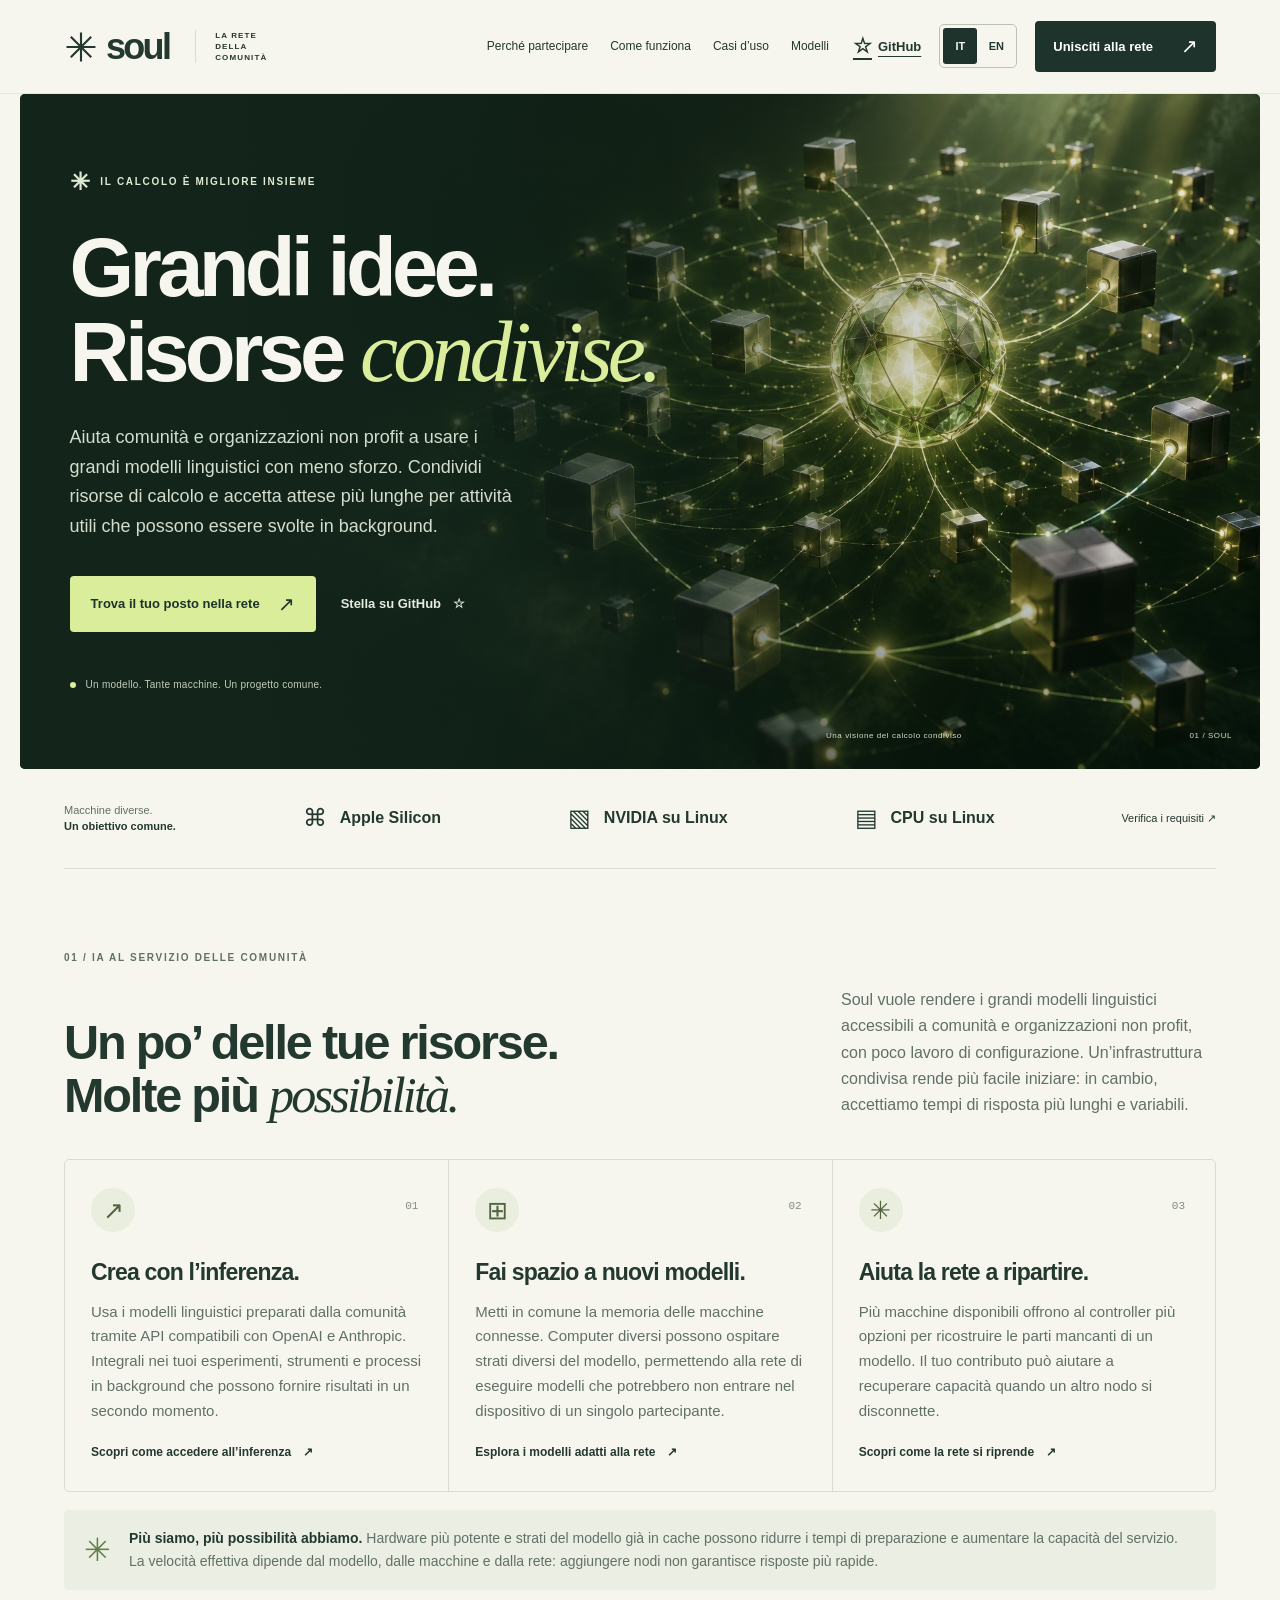
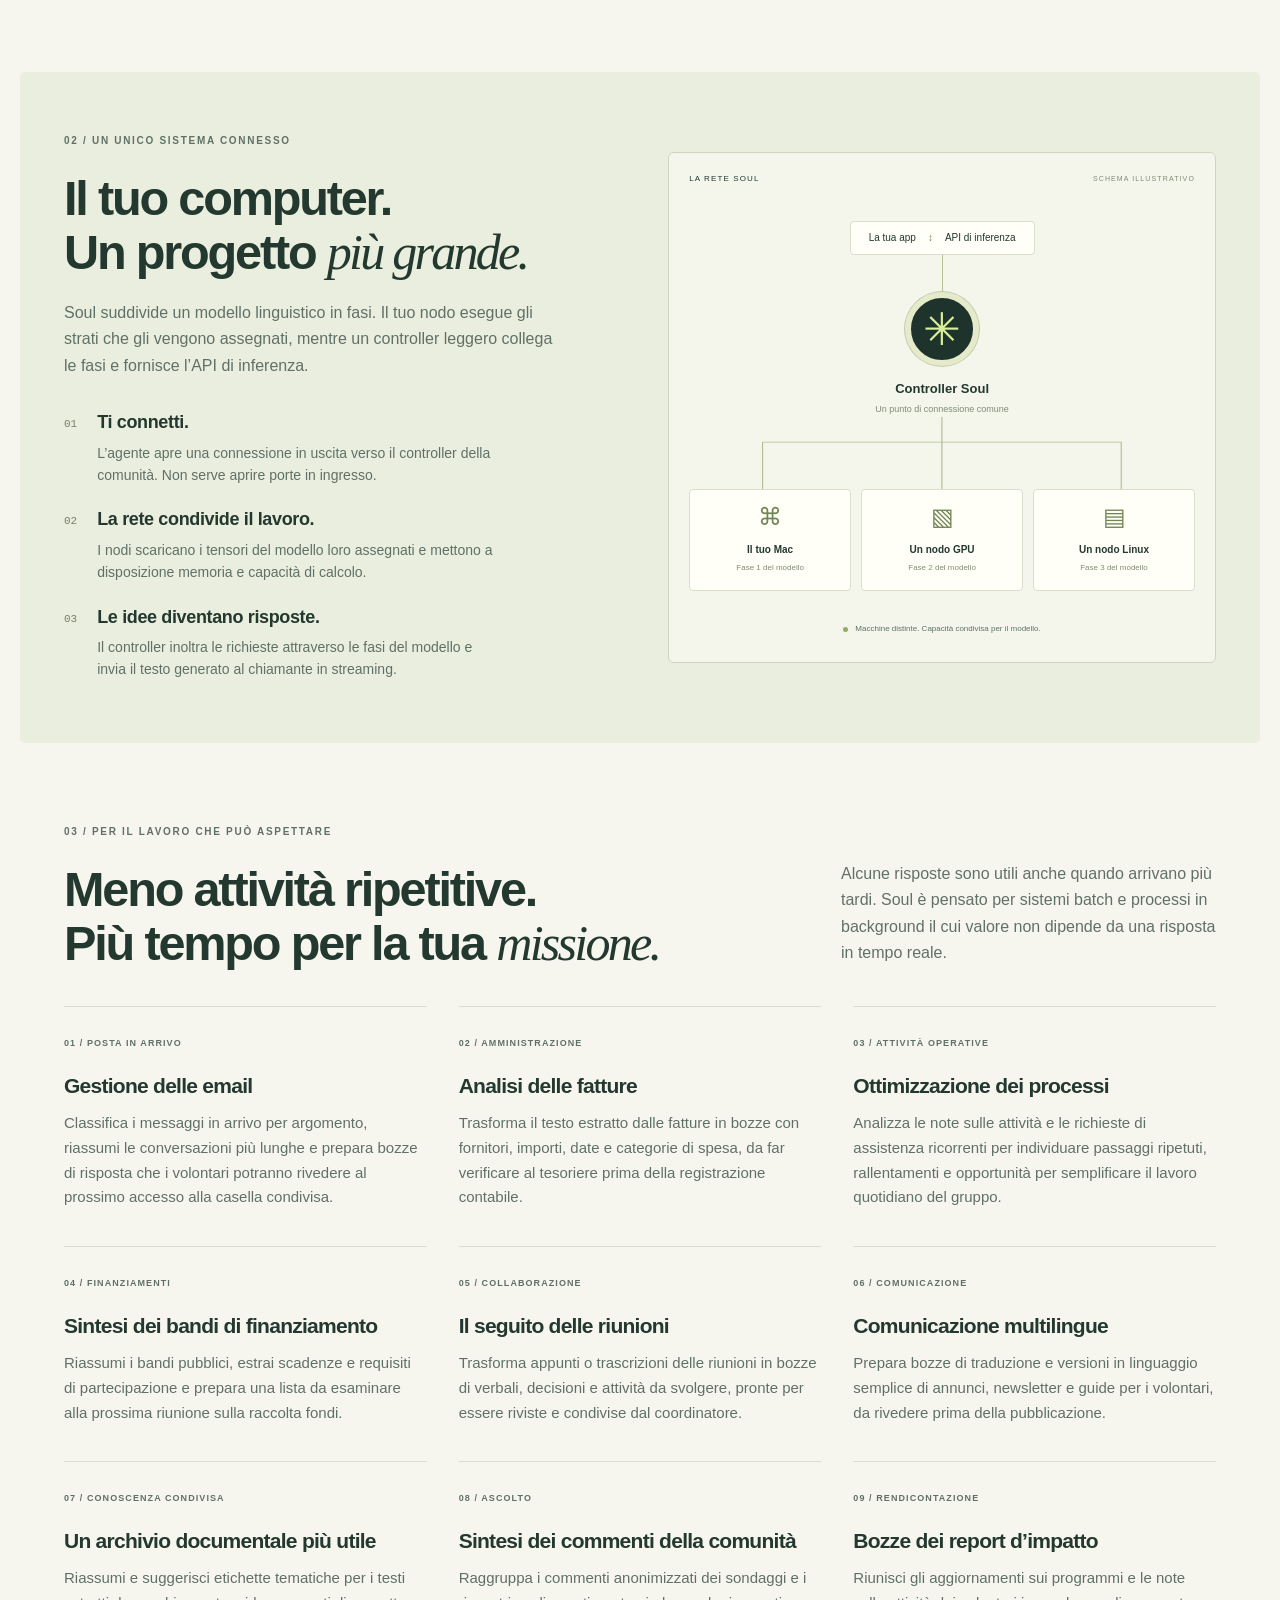
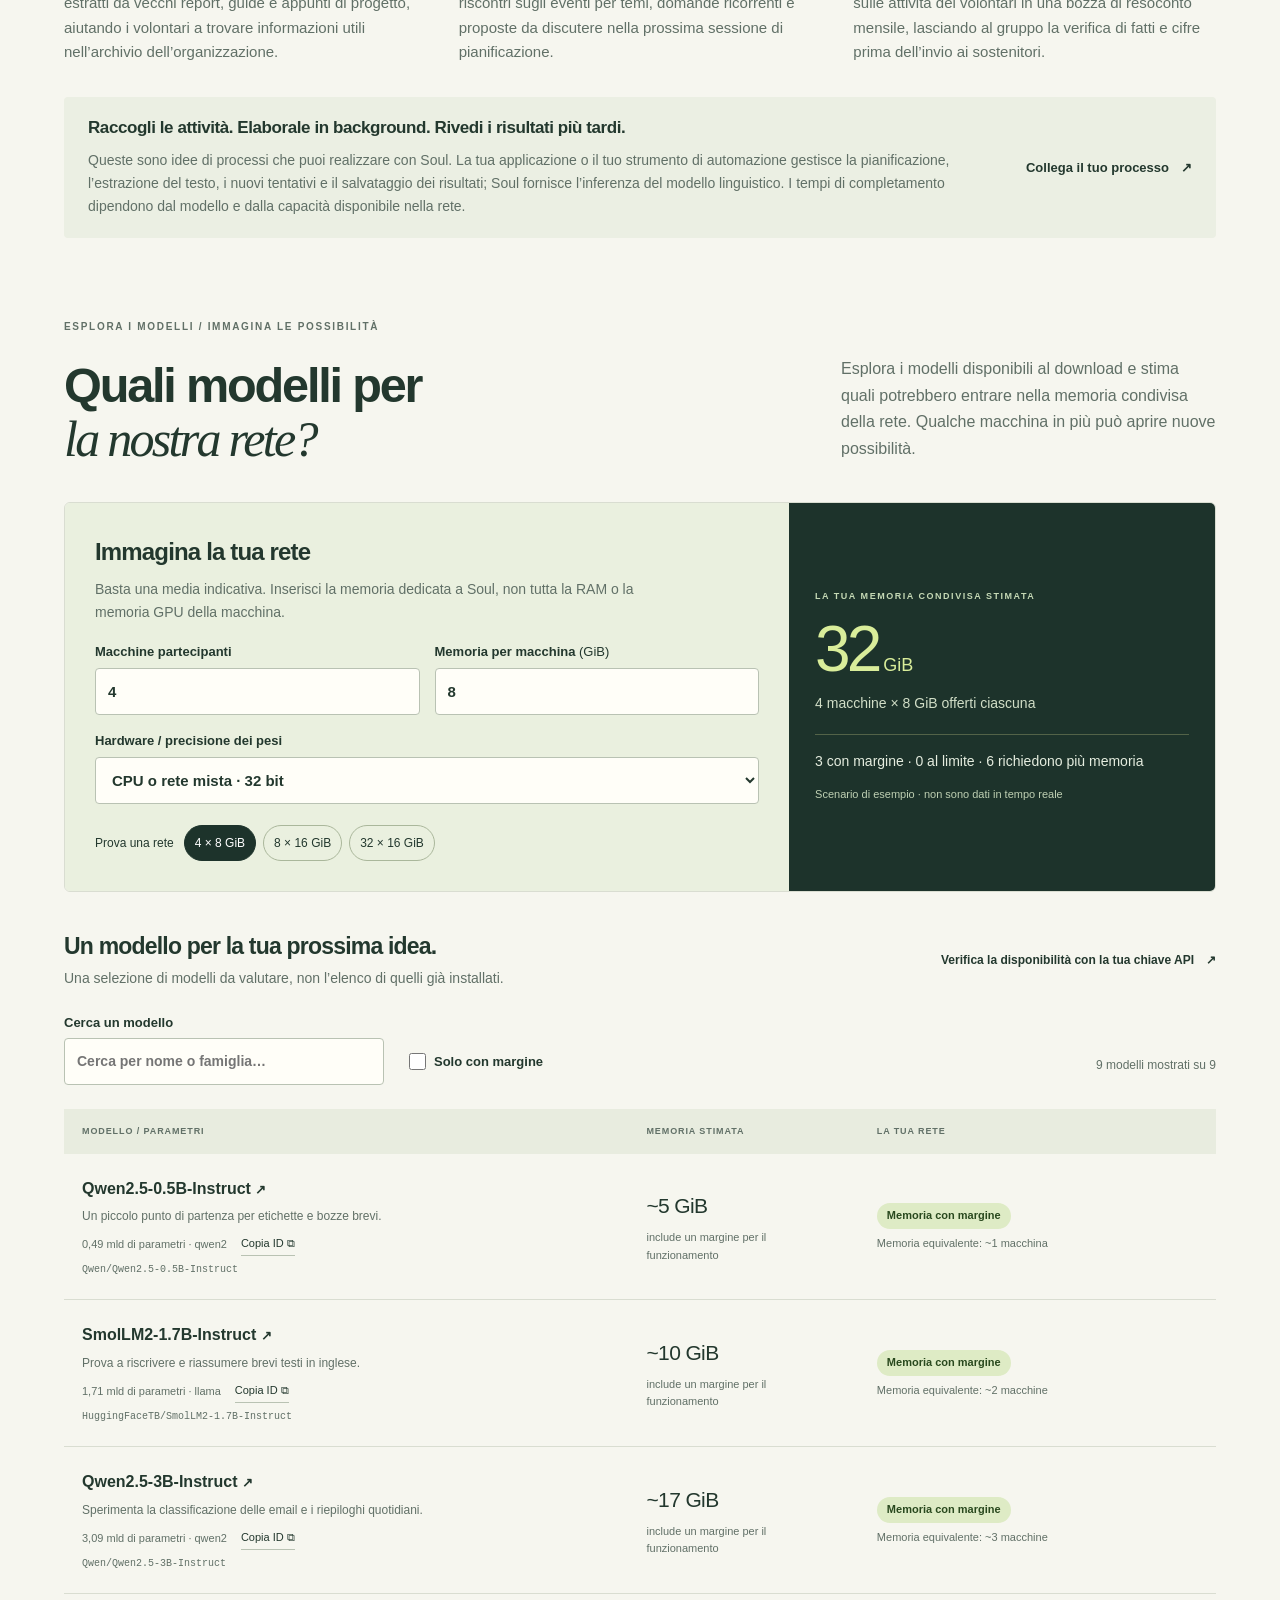
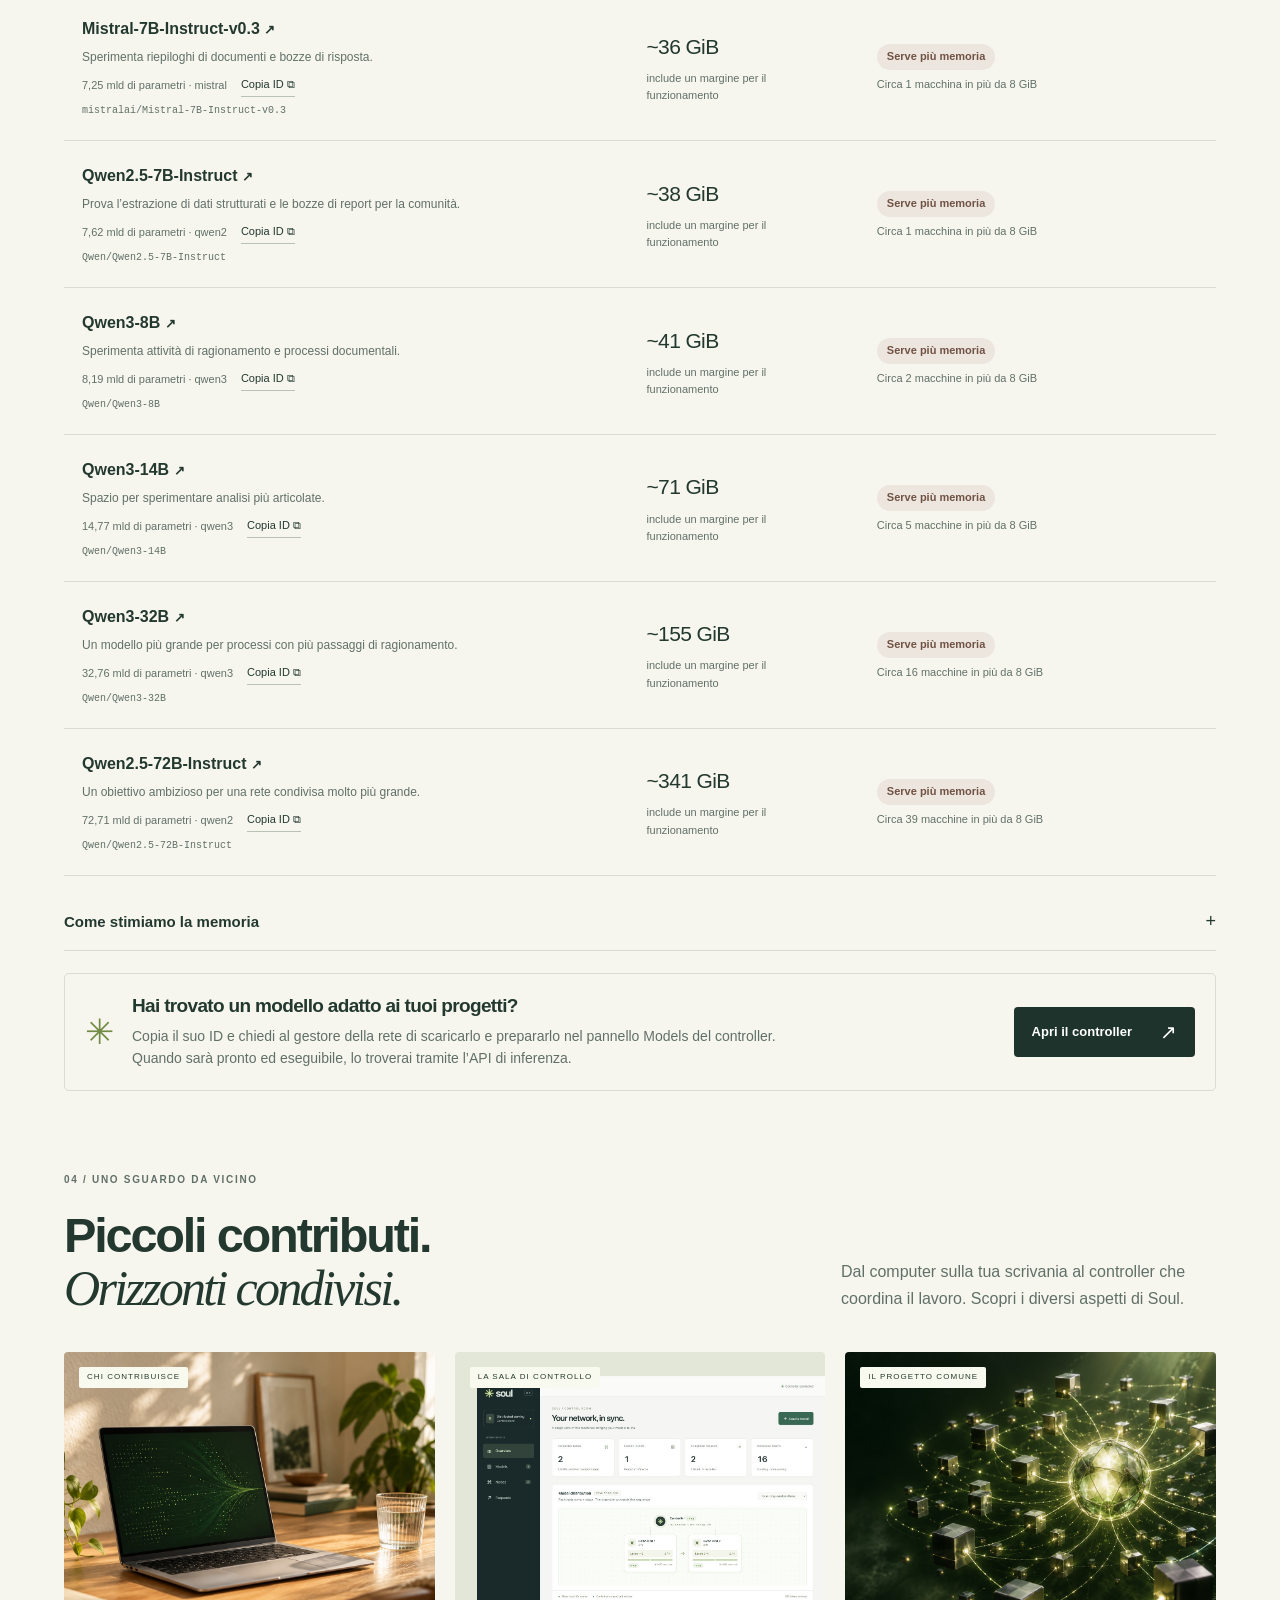
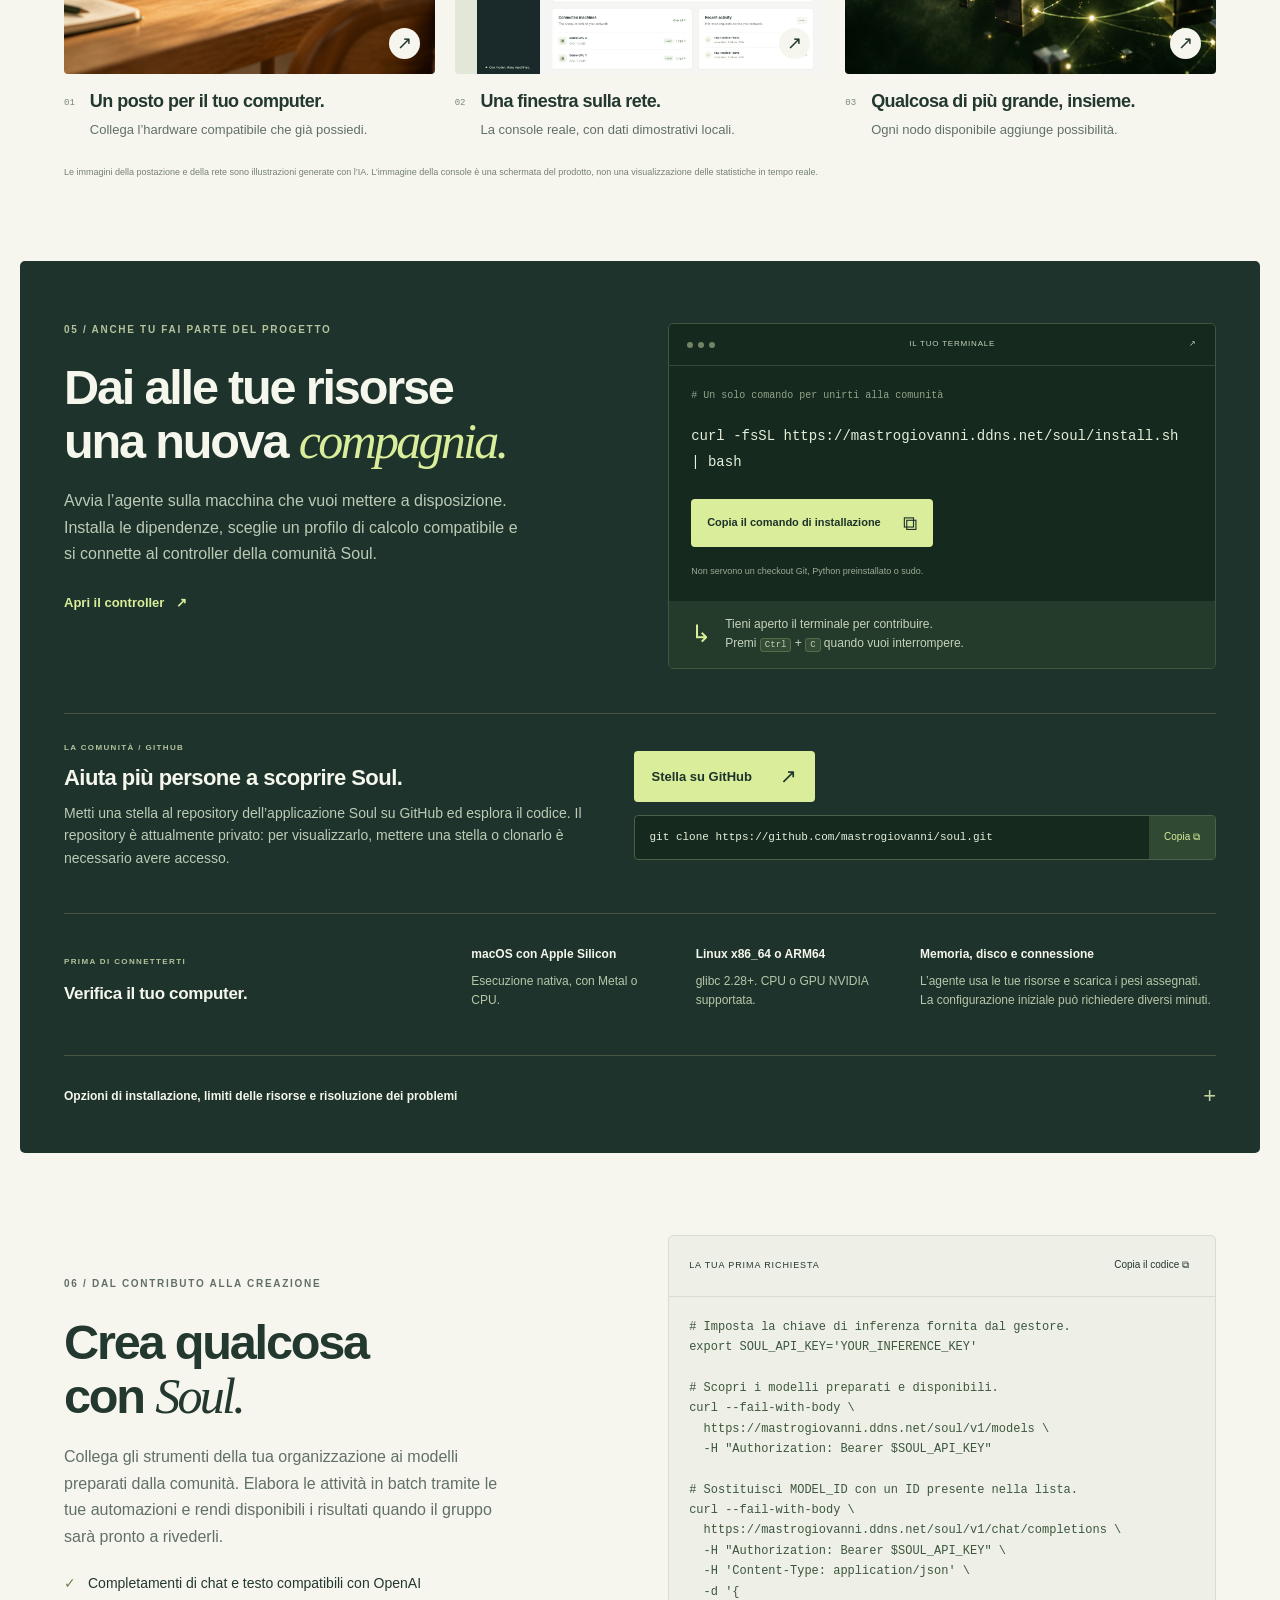
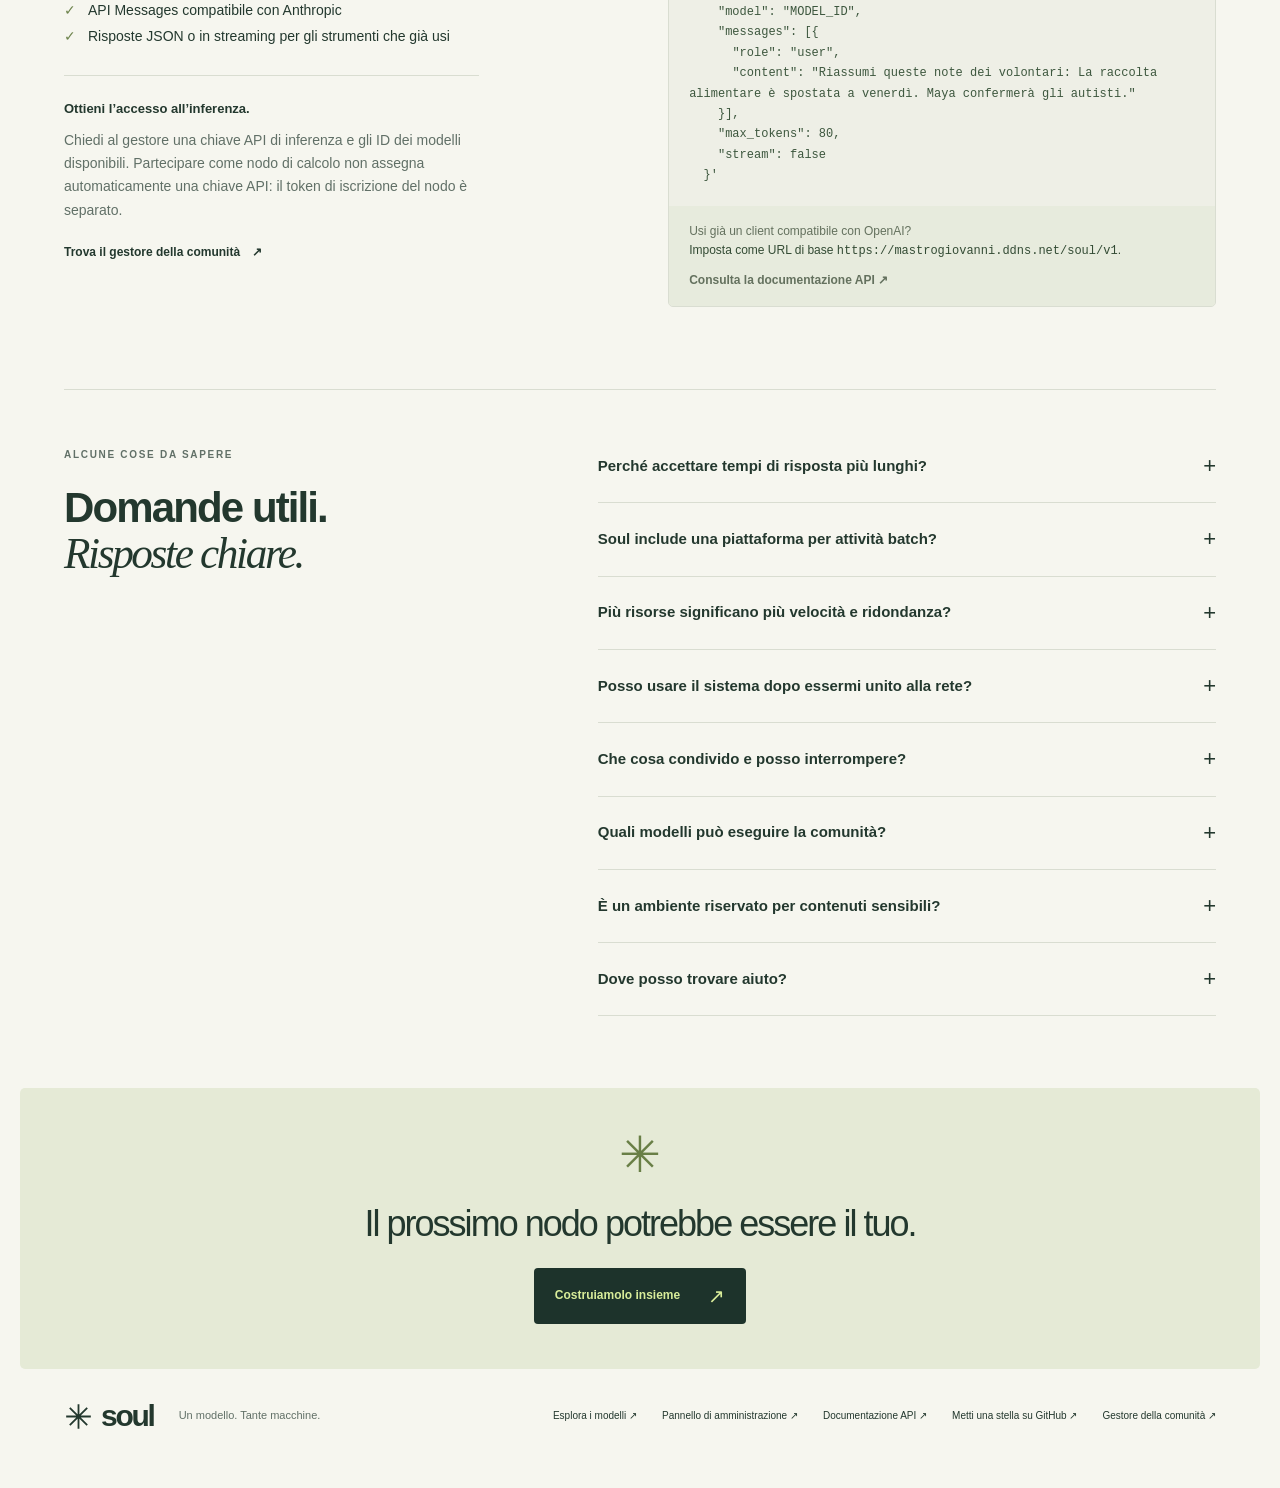
<file: site/index.html>
<!doctype html>
<html lang="it">
  <head>
    <meta charset="utf-8" />
    <meta name="viewport" content="width=device-width, initial-scale=1" />
    <meta name="theme-color" content="#1d332b" />
    <meta
      name="description"
      content="Soul vuole rendere i grandi modelli linguistici più accessibili a comunità e organizzazioni non profit grazie a risorse condivise, accettando tempi di attesa più lunghi per attività in batch e in background."
    />
    <meta property="og:type" content="website" />
    <meta property="og:title" content="Soul — Grandi idee. Risorse condivise." />
    <meta
      property="og:description"
      content="IA condivisa per comunità e organizzazioni non profit. Meno configurazione, risorse condivise e attività che possono aspettare: gestione delle email, analisi delle fatture, report e molto altro."
    />
    <meta
      property="og:image"
      content="https://mastrogiovanni.github.io/soul-community/assets/network.jpg"
    />
    <meta
      property="og:url"
      content="https://mastrogiovanni.github.io/soul-community/"
    />
    <link
      rel="canonical"
      href="https://mastrogiovanni.github.io/soul-community/"
    />
    <link rel="alternate" hreflang="it" href="https://mastrogiovanni.github.io/soul-community/" />
    <link rel="alternate" hreflang="en" href="https://mastrogiovanni.github.io/soul-community/en/" />
    <link rel="alternate" hreflang="x-default" href="https://mastrogiovanni.github.io/soul-community/" />
    <meta property="og:locale" content="it_IT" />
    <meta property="og:locale:alternate" content="en_US" />
    <meta name="twitter:card" content="summary_large_image" />
    <link rel="icon" href="assets/favicon.svg" type="image/svg+xml" />
    <link rel="stylesheet" href="styles.css?v=20261009-links" />
    <script type="module" src="app.js?v=20261008-spacing"></script>
    <script type="module" src="model-explorer.js?v=20261008-spacing"></script>
    <title>Soul — Grandi idee. Risorse condivise.</title>
  </head>
  <body>
    <a class="skip-link" href="#main">Vai al contenuto</a>
    <header class="site-header">
      <a class="brand" href="#" aria-label="Pagina iniziale di Soul"
        ><svg viewBox="0 0 40 40" aria-hidden="true">
          <path d="M20 3v34M3 20h34M8 8l24 24M8 32 32 8" /></svg>soul<span class="brand-note">LA RETE DELLA COMUNITÀ</span></a>
      <nav aria-label="Navigazione principale">
        <a href="#network">Perché partecipare</a><a href="#how-it-works">Come funziona</a><a href="#use-cases">Casi d’uso</a><a href="#models">Modelli</a>
      </nav>
      <div class="header-actions">
        <a class="github-star" href="https://github.com/mastrogiovanni/soul" aria-label="Metti una stella a Soul su GitHub"><span aria-hidden="true">☆</span> GitHub</a>
        <div class="language-switch" role="group" aria-label="Lingua del sito">
          <a href="./" data-language-link lang="it" hreflang="it" aria-label="Italiano" aria-current="page">IT</a>
          <a href="en/" data-language-link lang="en" hreflang="en" aria-label="English">EN</a>
        </div>
        <a class="button button-small" href="#join"
          >Unisciti alla rete <span aria-hidden="true">↗</span></a>
      </div>
    </header>

    <main id="main">
      <section class="hero" aria-labelledby="hero-title">
        <img
          class="hero-art"
          src="assets/network.jpg"
          width="1536"
          height="1024"
          alt=""
          fetchpriority="high"
        />
        <div class="hero-shade"></div>
        <div class="hero-content">
          <p class="eyebrow">
            <span class="little-star" aria-hidden="true">✳</span> IL CALCOLO È MIGLIORE INSIEME
          </p>
          <h1 id="hero-title">Grandi idee.<br />Risorse <em>condivise.</em></h1>
          <p class="hero-description">
            Aiuta comunità e organizzazioni non profit a usare i grandi modelli linguistici con meno sforzo. Condividi risorse di calcolo e accetta attese più lunghe per attività utili che possono essere svolte in background.
          </p>
          <div class="hero-actions">
            <a class="button button-lime" href="#join"
              >Trova il tuo posto nella rete
              <span aria-hidden="true">↗</span></a><a class="text-link" href="https://github.com/mastrogiovanni/soul"
              >Stella su GitHub <span aria-hidden="true">☆</span></a>
          </div>
          <div class="hero-note">
            <span class="dot"></span> Un modello. Tante macchine. Un progetto comune.
          </div>
        </div>
        <div class="art-caption">
          Una visione del calcolo condiviso <span>01 / SOUL</span>
        </div>
      </section>

      <div class="compatibility" aria-label="Hardware compatibile">
        <span
          >Macchine diverse.<br /><strong>Un obiettivo comune.</strong></span>
        <p><span aria-hidden="true">⌘</span> Apple Silicon</p>
        <p><span aria-hidden="true">▧</span> NVIDIA su Linux</p>
        <p><span aria-hidden="true">▤</span> CPU su Linux</p>
        <a href="#requirements"
          >Verifica i requisiti <span aria-hidden="true">↗</span></a>
      </div>

      <section class="section" id="network" aria-labelledby="network-title">
        <div class="section-heading">
          <p class="eyebrow">01 / IA AL SERVIZIO DELLE COMUNITÀ</p>
          <div class="heading-row">
            <h2 id="network-title">
              Un po’ delle tue risorse.<br />Molte più <em>possibilità.</em>
            </h2>
            <p>
              Soul vuole rendere i grandi modelli linguistici accessibili a comunità e organizzazioni non profit, con poco lavoro di configurazione. Un’infrastruttura condivisa rende più facile iniziare: in cambio, accettiamo tempi di risposta più lunghi e variabili.
            </p>
          </div>
        </div>
        <div class="benefit-grid">
          <article class="benefit">
            <span class="benefit-icon" aria-hidden="true">↗</span><span class="index">01</span>
            <h3>Crea con l’inferenza.</h3>
            <p>
              Usa i modelli linguistici preparati dalla comunità tramite API compatibili con OpenAI e Anthropic. Integrali nei tuoi esperimenti, strumenti e processi in background che possono fornire risultati in un secondo momento.
            </p>
            <a href="#inference"
              >Scopri come accedere all’inferenza <span aria-hidden="true">↗</span></a>
          </article>
          <article class="benefit">
            <span class="benefit-icon" aria-hidden="true">⊞</span><span class="index">02</span>
            <h3>Fai spazio a nuovi modelli.</h3>
            <p>
              Metti in comune la memoria delle macchine connesse. Computer diversi possono ospitare strati diversi del modello, permettendo alla rete di eseguire modelli che potrebbero non entrare nel dispositivo di un singolo partecipante.
            </p>
            <a href="#models"
              >Esplora i modelli adatti alla rete <span aria-hidden="true">↗</span></a>
          </article>
          <article class="benefit">
            <span class="benefit-icon" aria-hidden="true">✳</span><span class="index">03</span>
            <h3>Aiuta la rete a ripartire.</h3>
            <p>
              Più macchine disponibili offrono al controller più opzioni per ricostruire le parti mancanti di un modello. Il tuo contributo può aiutare a recuperare capacità quando un altro nodo si disconnette.
            </p>
            <a href="#network-faq"
              >Scopri come la rete si riprende <span aria-hidden="true">↗</span></a>
          </article>
        </div>
        <aside class="growth-note">
          <span class="little-star" aria-hidden="true">✳</span>
          <p>
            <strong>Più siamo, più possibilità abbiamo.</strong> Hardware più potente e strati del modello già in cache possono ridurre i tempi di preparazione e aumentare la capacità del servizio. La velocità effettiva dipende dal modello, dalle macchine e dalla rete: aggiungere nodi non garantisce risposte più rapide.
          </p>
        </aside>
      </section>

      <section
        class="how-section"
        id="how-it-works"
        aria-labelledby="how-title"
      >
        <div class="how-copy">
          <p class="eyebrow">02 / UN UNICO SISTEMA CONNESSO</p>
          <h2 id="how-title">Il tuo computer.<br />Un progetto <em>più grande.</em></h2>
          <p>
            Soul suddivide un modello linguistico in fasi. Il tuo nodo esegue gli strati che gli vengono assegnati, mentre un controller leggero collega le fasi e fornisce l’API di inferenza.
          </p>
          <ol class="simple-steps">
            <li>
              <span>01</span>
              <div>
                <h3>Ti connetti.</h3>
                <p>
                  L’agente apre una connessione in uscita verso il controller della comunità. Non serve aprire porte in ingresso.
                </p>
              </div>
            </li>
            <li>
              <span>02</span>
              <div>
                <h3>La rete condivide il lavoro.</h3>
                <p>
                  I nodi scaricano i tensori del modello loro assegnati e mettono a disposizione memoria e capacità di calcolo.
                </p>
              </div>
            </li>
            <li>
              <span>03</span>
              <div>
                <h3>Le idee diventano risposte.</h3>
                <p>
                  Il controller inoltra le richieste attraverso le fasi del modello e invia il testo generato al chiamante in streaming.
                </p>
              </div>
            </li>
          </ol>
        </div>
        <div
          class="network-diagram"
          role="img"
          aria-label="Un client di inferenza si connette a un controller Soul. Tre nodi di calcolo si connettono al controller ed eseguono gruppi successivi di strati del modello. I nodi non si connettono direttamente tra loro."
        >
          <div class="diagram-label">
            LA RETE SOUL <span>SCHEMA ILLUSTRATIVO</span>
          </div>
          <div class="client-chip">La tua app <span>↕</span> API di inferenza</div>
          <div class="diagram-wire"></div>
          <div class="controller-symbol">
            <span aria-hidden="true">✳</span>
          </div>
          <strong class="controller-label">Controller Soul</strong><span class="controller-subtitle">Un punto di connessione comune</span>
          <svg
            class="network-wires"
            viewBox="0 0 440 92"
            preserveAspectRatio="none"
            aria-hidden="true"
          >
            <path d="M220 0V32M64 92V32H376V92M220 32V92" />
          </svg>
          <div class="diagram-nodes">
            <div>
              <span class="node-icon" aria-hidden="true">⌘</span><strong>Il tuo Mac</strong><small>Fase 1 del modello</small>
            </div>
            <div>
              <span class="node-icon" aria-hidden="true">▧</span><strong>Un nodo GPU</strong><small>Fase 2 del modello</small>
            </div>
            <div>
              <span class="node-icon" aria-hidden="true">▤</span><strong>Un nodo Linux</strong><small>Fase 3 del modello</small>
            </div>
          </div>
          <p class="diagram-footer">
            <span class="dot"></span> Macchine distinte. Capacità condivisa per il modello.
          </p>
        </div>
      </section>

      <section
        class="section use-cases-section"
        id="use-cases"
        aria-labelledby="use-cases-title"
      >
        <div class="section-heading">
          <p class="eyebrow">03 / PER IL LAVORO CHE PUÒ ASPETTARE</p>
          <div class="heading-row">
            <h2 id="use-cases-title">
              Meno attività ripetitive.<br />Più tempo per la tua <em>missione.</em>
            </h2>
            <p>
              Alcune risposte sono utili anche quando arrivano più tardi. Soul è pensato per sistemi batch e processi in background il cui valore non dipende da una risposta in tempo reale.
            </p>
          </div>
        </div>
        <div class="use-cases-grid">
          <article class="use-case">
            <span class="case-number">01 / POSTA IN ARRIVO</span>
            <h3>Gestione delle email</h3>
            <p>
              Classifica i messaggi in arrivo per argomento, riassumi le conversazioni più lunghe e prepara bozze di risposta che i volontari potranno rivedere al prossimo accesso alla casella condivisa.
            </p>
          </article>
          <article class="use-case">
            <span class="case-number">02 / AMMINISTRAZIONE</span>
            <h3>Analisi delle fatture</h3>
            <p>
              Trasforma il testo estratto dalle fatture in bozze con fornitori, importi, date e categorie di spesa, da far verificare al tesoriere prima della registrazione contabile.
            </p>
          </article>
          <article class="use-case">
            <span class="case-number">03 / ATTIVITÀ OPERATIVE</span>
            <h3>Ottimizzazione dei processi</h3>
            <p>
              Analizza le note sulle attività e le richieste di assistenza ricorrenti per individuare passaggi ripetuti, rallentamenti e opportunità per semplificare il lavoro quotidiano del gruppo.
            </p>
          </article>
          <article class="use-case">
            <span class="case-number">04 / FINANZIAMENTI</span>
            <h3>Sintesi dei bandi di finanziamento</h3>
            <p>
              Riassumi i bandi pubblici, estrai scadenze e requisiti di partecipazione e prepara una lista da esaminare alla prossima riunione sulla raccolta fondi.
            </p>
          </article>
          <article class="use-case">
            <span class="case-number">05 / COLLABORAZIONE</span>
            <h3>Il seguito delle riunioni</h3>
            <p>
              Trasforma appunti o trascrizioni delle riunioni in bozze di verbali, decisioni e attività da svolgere, pronte per essere riviste e condivise dal coordinatore.
            </p>
          </article>
          <article class="use-case">
            <span class="case-number">06 / COMUNICAZIONE</span>
            <h3>Comunicazione multilingue</h3>
            <p>
              Prepara bozze di traduzione e versioni in linguaggio semplice di annunci, newsletter e guide per i volontari, da rivedere prima della pubblicazione.
            </p>
          </article>
          <article class="use-case">
            <span class="case-number">07 / CONOSCENZA CONDIVISA</span>
            <h3>Un archivio documentale più utile</h3>
            <p>
              Riassumi e suggerisci etichette tematiche per i testi estratti da vecchi report, guide e appunti di progetto, aiutando i volontari a trovare informazioni utili nell’archivio dell’organizzazione.
            </p>
          </article>
          <article class="use-case">
            <span class="case-number">08 / ASCOLTO</span>
            <h3>Sintesi dei commenti della comunità</h3>
            <p>
              Raggruppa i commenti anonimizzati dei sondaggi e i riscontri sugli eventi per temi, domande ricorrenti e proposte da discutere nella prossima sessione di pianificazione.
            </p>
          </article>
          <article class="use-case">
            <span class="case-number">09 / RENDICONTAZIONE</span>
            <h3>Bozze dei report d’impatto</h3>
            <p>
              Riunisci gli aggiornamenti sui programmi e le note sulle attività dei volontari in una bozza di resoconto mensile, lasciando al gruppo la verifica di fatti e cifre prima dell’invio ai sostenitori.
            </p>
          </article>
        </div>
        <aside class="workflow-note">
          <div>
            <h3>Raccogli le attività. Elaborale in background. Rivedi i risultati più tardi.</h3>
            <p>
              Queste sono idee di processi che puoi realizzare con Soul. La tua applicazione o il tuo strumento di automazione gestisce la pianificazione, l’estrazione del testo, i nuovi tentativi e il salvataggio dei risultati; Soul fornisce l’inferenza del modello linguistico. I tempi di completamento dipendono dal modello e dalla capacità disponibile nella rete.
            </p>
          </div>
          <a class="text-link" href="#inference">
            Collega il tuo processo <span aria-hidden="true">↗</span>
          </a>
        </aside>
      </section>

      <section class="section models-section" id="models" aria-labelledby="models-title">
        <div class="section-heading">
          <p class="eyebrow">ESPLORA I MODELLI / IMMAGINA LE POSSIBILITÀ</p>
          <div class="heading-row">
            <h2 id="models-title">Quali modelli per<br /><em>la nostra rete?</em></h2>
            <p>Esplora i modelli disponibili al download e stima quali potrebbero entrare nella memoria condivisa della rete. Qualche macchina in più può aprire nuove possibilità.</p>
          </div>
        </div>
        <div class="model-planner">
          <form id="network-estimate" class="network-estimate" aria-describedby="estimate-help">
            <fieldset disabled>
              <legend>Immagina la tua rete</legend>
              <p id="estimate-help">Basta una media indicativa. Inserisci la memoria dedicata a Soul, non tutta la RAM o la memoria GPU della macchina.</p>
              <div class="network-inputs">
                <label for="network-machines">Macchine partecipanti
                  <input id="network-machines" type="number" min="0" max="1000" step="1" value="4" required inputmode="numeric" />
                </label>
                <label for="network-memory">Memoria per macchina <span>(GiB)</span>
                  <input id="network-memory" type="number" min="1" max="1024" step="0.25" value="8" required inputmode="decimal" />
                </label>
                <label for="network-precision">Hardware / precisione dei pesi
                  <select id="network-precision">
                    <option value="4">CPU o rete mista · 32 bit</option>
                    <option value="2">GPU / Apple Metal · 16 bit</option>
                  </select>
                </label>
              </div>
              <div class="network-presets" aria-label="Reti di esempio">
                <span>Prova una rete</span>
                <button type="button" data-network-preset data-machines="4" data-memory="8" aria-pressed="true">4 × 8 GiB</button>
                <button type="button" data-network-preset data-machines="8" data-memory="16" aria-pressed="false">8 × 16 GiB</button>
                <button type="button" data-network-preset data-machines="32" data-memory="16" aria-pressed="false">32 × 16 GiB</button>
              </div>
              <p id="estimate-error" class="estimate-error" role="status" hidden>Inserisci da 0 a 1.000 macchine intere e da 1 a 1.024 GiB per macchina, a intervalli di 0,25 GiB.</p>
            </fieldset>
          </form>
          <div class="network-total" aria-live="polite" aria-atomic="true">
            <p class="eyebrow">LA TUA MEMORIA CONDIVISA STIMATA</p>
            <p class="capacity-number"><strong id="network-capacity">—</strong> <span>GiB</span></p>
            <p id="capacity-description">Attiva JavaScript per calcolare una stima.</p>
            <p id="fit-summary">Confronta un modello alla volta.</p>
            <span class="scenario-label">Scenario di esempio · non sono dati in tempo reale</span>
          </div>
        </div>
        <noscript><p class="model-notice">Il catalogo qui sotto funziona anche senza JavaScript. Attiva JavaScript per usare il calcolatore locale della memoria e i filtri.</p></noscript>
        <div class="model-catalog-heading">
          <div><h3>Un modello per la tua prossima idea.</h3><p>Una selezione di modelli da valutare, non l’elenco di quelli già installati.</p></div>
          <a class="text-link" href="#inference">Verifica la disponibilità con la tua chiave API <span aria-hidden="true">↗</span></a>
        </div>
        <div class="model-filters">
          <label for="model-search">Cerca un modello
            <input id="model-search" type="search" placeholder="Cerca per nome o famiglia…" disabled />
          </label>
          <label class="model-fit-toggle"><input type="checkbox" id="model-fit-only" disabled /> Solo con margine</label>
          <p id="model-result-count" role="status">9 modelli nel catalogo</p>
        </div>
        <table class="model-table" role="table" aria-label="Modelli scaricabili e stima della memoria necessaria" aria-describedby="model-estimate-note">
          <thead role="rowgroup"><tr role="row"><th role="columnheader" scope="col">MODELLO / PARAMETRI</th><th role="columnheader" scope="col">MEMORIA STIMATA</th><th role="columnheader" scope="col">LA TUA RETE</th></tr></thead>
          <tbody role="rowgroup">
              <tr role="row" data-model="Qwen/Qwen2.5-0.5B-Instruct" data-parameters="494032768" data-architecture="qwen2" data-revision="7ae557604adf67be50417f59c2c2f167def9a775">
                <td role="cell" class="model-identity">
                  <a class="model-name" href="https://huggingface.co/Qwen/Qwen2.5-0.5B-Instruct">Qwen2.5-0.5B-Instruct <span aria-hidden="true">↗</span></a>
                  <p>Un piccolo punto di partenza per etichette e bozze brevi.</p>
                  <div class="model-meta"><span>0,49 mld di parametri · qwen2</span>
                    <button class="model-copy" data-copy="model-id-0" data-copy-message="ID del modello copiato. Condividilo con il gestore della rete." aria-label="Copia l’ID del modello Qwen2.5-0.5B-Instruct">Copia ID ⧉</button></div>
                  <code class="model-id" id="model-id-0">Qwen/Qwen2.5-0.5B-Instruct</code>
                </td>
                <td role="cell"><span class="cell-label" aria-hidden="true">Memoria stimata</span><strong class="model-memory">—</strong><span class="memory-note">include un margine per il funzionamento</span></td>
                <td role="cell"><span class="cell-label" aria-hidden="true">La tua rete</span><span class="fit-status" data-fit="unknown">Attiva le stime</span><span class="fit-detail">Usa il calcolatore qui sopra.</span></td>
              </tr>
              <tr role="row" data-model="HuggingFaceTB/SmolLM2-1.7B-Instruct" data-parameters="1711376384" data-architecture="llama" data-revision="31b70e2e869a7173562077fd711b654946d38674">
                <td role="cell" class="model-identity">
                  <a class="model-name" href="https://huggingface.co/HuggingFaceTB/SmolLM2-1.7B-Instruct">SmolLM2-1.7B-Instruct <span aria-hidden="true">↗</span></a>
                  <p>Prova a riscrivere e riassumere brevi testi in inglese.</p>
                  <div class="model-meta"><span>1,71 mld di parametri · llama</span>
                    <button class="model-copy" data-copy="model-id-1" data-copy-message="ID del modello copiato. Condividilo con il gestore della rete." aria-label="Copia l’ID del modello SmolLM2-1.7B-Instruct">Copia ID ⧉</button></div>
                  <code class="model-id" id="model-id-1">HuggingFaceTB/SmolLM2-1.7B-Instruct</code>
                </td>
                <td role="cell"><span class="cell-label" aria-hidden="true">Memoria stimata</span><strong class="model-memory">—</strong><span class="memory-note">include un margine per il funzionamento</span></td>
                <td role="cell"><span class="cell-label" aria-hidden="true">La tua rete</span><span class="fit-status" data-fit="unknown">Attiva le stime</span><span class="fit-detail">Usa il calcolatore qui sopra.</span></td>
              </tr>
              <tr role="row" data-model="Qwen/Qwen2.5-3B-Instruct" data-parameters="3085938688" data-architecture="qwen2" data-revision="aa8e72537993ba99e69dfaafa59ed015b17504d1">
                <td role="cell" class="model-identity">
                  <a class="model-name" href="https://huggingface.co/Qwen/Qwen2.5-3B-Instruct">Qwen2.5-3B-Instruct <span aria-hidden="true">↗</span></a>
                  <p>Sperimenta la classificazione delle email e i riepiloghi quotidiani.</p>
                  <div class="model-meta"><span>3,09 mld di parametri · qwen2</span>
                    <button class="model-copy" data-copy="model-id-2" data-copy-message="ID del modello copiato. Condividilo con il gestore della rete." aria-label="Copia l’ID del modello Qwen2.5-3B-Instruct">Copia ID ⧉</button></div>
                  <code class="model-id" id="model-id-2">Qwen/Qwen2.5-3B-Instruct</code>
                </td>
                <td role="cell"><span class="cell-label" aria-hidden="true">Memoria stimata</span><strong class="model-memory">—</strong><span class="memory-note">include un margine per il funzionamento</span></td>
                <td role="cell"><span class="cell-label" aria-hidden="true">La tua rete</span><span class="fit-status" data-fit="unknown">Attiva le stime</span><span class="fit-detail">Usa il calcolatore qui sopra.</span></td>
              </tr>
              <tr role="row" data-model="mistralai/Mistral-7B-Instruct-v0.3" data-parameters="7248023552" data-architecture="mistral" data-revision="c170c708c41dac9275d15a8fff4eca08d52bab71">
                <td role="cell" class="model-identity">
                  <a class="model-name" href="https://huggingface.co/mistralai/Mistral-7B-Instruct-v0.3">Mistral-7B-Instruct-v0.3 <span aria-hidden="true">↗</span></a>
                  <p>Sperimenta riepiloghi di documenti e bozze di risposta.</p>
                  <div class="model-meta"><span>7,25 mld di parametri · mistral</span>
                    <button class="model-copy" data-copy="model-id-3" data-copy-message="ID del modello copiato. Condividilo con il gestore della rete." aria-label="Copia l’ID del modello Mistral-7B-Instruct-v0.3">Copia ID ⧉</button></div>
                  <code class="model-id" id="model-id-3">mistralai/Mistral-7B-Instruct-v0.3</code>
                </td>
                <td role="cell"><span class="cell-label" aria-hidden="true">Memoria stimata</span><strong class="model-memory">—</strong><span class="memory-note">include un margine per il funzionamento</span></td>
                <td role="cell"><span class="cell-label" aria-hidden="true">La tua rete</span><span class="fit-status" data-fit="unknown">Attiva le stime</span><span class="fit-detail">Usa il calcolatore qui sopra.</span></td>
              </tr>
              <tr role="row" data-model="Qwen/Qwen2.5-7B-Instruct" data-parameters="7615616512" data-architecture="qwen2" data-revision="a09a35458c702b33eeacc393d103063234e8bc28">
                <td role="cell" class="model-identity">
                  <a class="model-name" href="https://huggingface.co/Qwen/Qwen2.5-7B-Instruct">Qwen2.5-7B-Instruct <span aria-hidden="true">↗</span></a>
                  <p>Prova l’estrazione di dati strutturati e le bozze di report per la comunità.</p>
                  <div class="model-meta"><span>7,62 mld di parametri · qwen2</span>
                    <button class="model-copy" data-copy="model-id-4" data-copy-message="ID del modello copiato. Condividilo con il gestore della rete." aria-label="Copia l’ID del modello Qwen2.5-7B-Instruct">Copia ID ⧉</button></div>
                  <code class="model-id" id="model-id-4">Qwen/Qwen2.5-7B-Instruct</code>
                </td>
                <td role="cell"><span class="cell-label" aria-hidden="true">Memoria stimata</span><strong class="model-memory">—</strong><span class="memory-note">include un margine per il funzionamento</span></td>
                <td role="cell"><span class="cell-label" aria-hidden="true">La tua rete</span><span class="fit-status" data-fit="unknown">Attiva le stime</span><span class="fit-detail">Usa il calcolatore qui sopra.</span></td>
              </tr>
              <tr role="row" data-model="Qwen/Qwen3-8B" data-parameters="8190735360" data-architecture="qwen3" data-revision="b968826d9c46dd6066d109eabc6255188de91218">
                <td role="cell" class="model-identity">
                  <a class="model-name" href="https://huggingface.co/Qwen/Qwen3-8B">Qwen3-8B <span aria-hidden="true">↗</span></a>
                  <p>Sperimenta attività di ragionamento e processi documentali.</p>
                  <div class="model-meta"><span>8,19 mld di parametri · qwen3</span>
                    <button class="model-copy" data-copy="model-id-5" data-copy-message="ID del modello copiato. Condividilo con il gestore della rete." aria-label="Copia l’ID del modello Qwen3-8B">Copia ID ⧉</button></div>
                  <code class="model-id" id="model-id-5">Qwen/Qwen3-8B</code>
                </td>
                <td role="cell"><span class="cell-label" aria-hidden="true">Memoria stimata</span><strong class="model-memory">—</strong><span class="memory-note">include un margine per il funzionamento</span></td>
                <td role="cell"><span class="cell-label" aria-hidden="true">La tua rete</span><span class="fit-status" data-fit="unknown">Attiva le stime</span><span class="fit-detail">Usa il calcolatore qui sopra.</span></td>
              </tr>
              <tr role="row" data-model="Qwen/Qwen3-14B" data-parameters="14768307200" data-architecture="qwen3" data-revision="40c069824f4251a91eefaf281ebe4c544efd3e18">
                <td role="cell" class="model-identity">
                  <a class="model-name" href="https://huggingface.co/Qwen/Qwen3-14B">Qwen3-14B <span aria-hidden="true">↗</span></a>
                  <p>Spazio per sperimentare analisi più articolate.</p>
                  <div class="model-meta"><span>14,77 mld di parametri · qwen3</span>
                    <button class="model-copy" data-copy="model-id-6" data-copy-message="ID del modello copiato. Condividilo con il gestore della rete." aria-label="Copia l’ID del modello Qwen3-14B">Copia ID ⧉</button></div>
                  <code class="model-id" id="model-id-6">Qwen/Qwen3-14B</code>
                </td>
                <td role="cell"><span class="cell-label" aria-hidden="true">Memoria stimata</span><strong class="model-memory">—</strong><span class="memory-note">include un margine per il funzionamento</span></td>
                <td role="cell"><span class="cell-label" aria-hidden="true">La tua rete</span><span class="fit-status" data-fit="unknown">Attiva le stime</span><span class="fit-detail">Usa il calcolatore qui sopra.</span></td>
              </tr>
              <tr role="row" data-model="Qwen/Qwen3-32B" data-parameters="32762123264" data-architecture="qwen3" data-revision="9216db5781bf21249d130ec9da846c4624c16137">
                <td role="cell" class="model-identity">
                  <a class="model-name" href="https://huggingface.co/Qwen/Qwen3-32B">Qwen3-32B <span aria-hidden="true">↗</span></a>
                  <p>Un modello più grande per processi con più passaggi di ragionamento.</p>
                  <div class="model-meta"><span>32,76 mld di parametri · qwen3</span>
                    <button class="model-copy" data-copy="model-id-7" data-copy-message="ID del modello copiato. Condividilo con il gestore della rete." aria-label="Copia l’ID del modello Qwen3-32B">Copia ID ⧉</button></div>
                  <code class="model-id" id="model-id-7">Qwen/Qwen3-32B</code>
                </td>
                <td role="cell"><span class="cell-label" aria-hidden="true">Memoria stimata</span><strong class="model-memory">—</strong><span class="memory-note">include un margine per il funzionamento</span></td>
                <td role="cell"><span class="cell-label" aria-hidden="true">La tua rete</span><span class="fit-status" data-fit="unknown">Attiva le stime</span><span class="fit-detail">Usa il calcolatore qui sopra.</span></td>
              </tr>
              <tr role="row" data-model="Qwen/Qwen2.5-72B-Instruct" data-parameters="72706203648" data-architecture="qwen2" data-revision="495f39366efef23836d0cfae4fbe635880d2be31">
                <td role="cell" class="model-identity">
                  <a class="model-name" href="https://huggingface.co/Qwen/Qwen2.5-72B-Instruct">Qwen2.5-72B-Instruct <span aria-hidden="true">↗</span></a>
                  <p>Un obiettivo ambizioso per una rete condivisa molto più grande.</p>
                  <div class="model-meta"><span>72,71 mld di parametri · qwen2</span>
                    <button class="model-copy" data-copy="model-id-8" data-copy-message="ID del modello copiato. Condividilo con il gestore della rete." aria-label="Copia l’ID del modello Qwen2.5-72B-Instruct">Copia ID ⧉</button></div>
                  <code class="model-id" id="model-id-8">Qwen/Qwen2.5-72B-Instruct</code>
                </td>
                <td role="cell"><span class="cell-label" aria-hidden="true">Memoria stimata</span><strong class="model-memory">—</strong><span class="memory-note">include un margine per il funzionamento</span></td>
                <td role="cell"><span class="cell-label" aria-hidden="true">La tua rete</span><span class="fit-status" data-fit="unknown">Attiva le stime</span><span class="fit-detail">Usa il calcolatore qui sopra.</span></td>
              </tr>
          </tbody>
        </table>
        <div class="model-empty-state">
          <p id="model-empty" hidden>Nessun modello corrisponde ai filtri. Prova un’altra ricerca o aumenta la dimensione stimata della rete.</p>
          <button type="button" id="model-filter-reset" class="text-link" hidden>Azzera i filtri ↗</button>
        </div>
        <details class="model-method" id="model-estimate-note">
          <summary>Come stimiamo la memoria <span aria-hidden="true">+</span></summary>
          <div>
            <p><strong>Una stima semplice, senza benchmark.</strong> La capacità condivisa è il numero di macchine × la memoria offerta. La memoria del modello è il numero di parametri × 4 byte per CPU/reti miste o × 2 byte per GPU/Metal, convertito in GiB, con l’aggiunta del 25% e di 2 GiB per il funzionamento, arrotondando per eccesso. «Memoria con margine» indica almeno il 10% di capacità libera oltre questa stima; «Memoria al limite» indica un margine inferiore.</p>
            <p>Ipotizziamo un modello alla volta e macchine con memoria simile. CPU/rete mista usa una stima prudente a 32 bit; GPU/Metal presuppone che tutti i nodi partecipanti usino pesi a 16 bit. Sono modelli testuali densi, non quantizzati, che usano gli adattatori Llama, Mistral, Qwen2 o Qwen3 di Soul. Le varianti quantizzate, mixture-of-experts e multimodali non sono incluse in questo catalogo.</p>
            <p>La memoria totale è solo una prima verifica. Il modello deve comunque poter essere distribuito tra le singole macchine, con spazio per gli strati, la cache del contesto e l’esecuzione. Contano anche lo spazio su disco, la disponibilità dei nodi e le connessioni. Più memoria non permette di prevedere la velocità di risposta e non garantisce l’installazione.</p>
            <p>I nomi dei modelli e il numero di parametri sono stati verificati nei metadati Hugging Face dei rispettivi autori il 7 ottobre 2026. Apri il link di ciascun modello per consultarne la scheda e la licenza. Questi esempi sono una selezione: non comprendono tutti i modelli supportati e non sono raccomandazioni sulle prestazioni.</p>
          </div>
        </details>
        <aside class="model-next-step">
          <span class="little-star" aria-hidden="true">✳</span>
          <div><h3>Hai trovato un modello adatto ai tuoi progetti?</h3>
            <p>Copia il suo ID e chiedi al gestore della rete di scaricarlo e prepararlo nel pannello Models del controller. Quando sarà pronto ed eseguibile, lo troverai tramite l’API di inferenza.</p></div>
          <a class="button button-small" href="https://mastrogiovanni.ddns.net/soul/">Apri il controller <span aria-hidden="true">↗</span></a>
        </aside>
      </section>

      <section class="section gallery-section" aria-labelledby="gallery-title">
        <div class="section-heading">
          <p class="eyebrow">04 / UNO SGUARDO DA VICINO</p>
          <div class="heading-row">
            <h2 id="gallery-title">
              Piccoli contributi.<br /><em>Orizzonti condivisi.</em>
            </h2>
            <p>
              Dal computer sulla tua scrivania al controller che coordina il lavoro. Scopri i diversi aspetti di Soul.
            </p>
          </div>
        </div>
        <div class="gallery">
          <figure>
            <a
              class="gallery-open"
              href="assets/workspace.jpg"
              data-gallery="0"
              aria-label="Ingrandisci: Un posto per il tuo computer"
              ><img
                src="assets/workspace.jpg"
                alt="Illustrazione di una postazione illuminata dal sole, con un portatile su una scrivania in legno"
                width="1536"
                height="1024"
                loading="lazy"
              /><span class="image-tag">CHI CONTRIBUISCE</span><span class="expand-icon" aria-hidden="true">↗</span></a>
            <figcaption>
              <span>01</span>
              <div>
                <h3>Un posto per il tuo computer.</h3>
                <p>Collega l’hardware compatibile che già possiedi.</p>
              </div>
            </figcaption>
          </figure>
          <figure>
            <a
              class="gallery-open console-preview"
              href="assets/console.jpg"
              data-gallery="1"
              aria-label="Ingrandisci: Una finestra sulla rete"
              ><img
                src="assets/console.jpg"
                alt="Console dimostrativa di amministrazione Soul con due nodi CPU, distribuzione dei modelli e attività delle richieste"
                width="1265"
                height="1236"
                loading="lazy"
              /><span class="image-tag">LA SALA DI CONTROLLO</span><span class="expand-icon" aria-hidden="true">↗</span></a>
            <figcaption>
              <span>02</span>
              <div>
                <h3>Una finestra sulla rete.</h3>
                <p>La console reale, con dati dimostrativi locali.</p>
              </div>
            </figcaption>
          </figure>
          <figure>
            <a
              class="gallery-open"
              href="assets/network.jpg"
              data-gallery="2"
              aria-label="Ingrandisci: Qualcosa di più grande, insieme"
              ><img
                src="assets/network.jpg"
                alt="Illustrazione concettuale di connessioni luminose tra cubi metallici attorno a una sfera centrale"
                width="1536"
                height="1024"
                loading="lazy"
              /><span class="image-tag">IL PROGETTO COMUNE</span><span class="expand-icon" aria-hidden="true">↗</span></a>
            <figcaption>
              <span>03</span>
              <div>
                <h3>Qualcosa di più grande, insieme.</h3>
                <p>Ogni nodo disponibile aggiunge possibilità.</p>
              </div>
            </figcaption>
          </figure>
        </div>
        <p class="gallery-footnote">
          Le immagini della postazione e della rete sono illustrazioni generate con l’IA. L’immagine della console è una schermata del prodotto, non una visualizzazione delle statistiche in tempo reale.
        </p>
      </section>

      <section class="join-section" id="join" aria-labelledby="join-title">
        <div class="join-intro">
          <p class="eyebrow">05 / ANCHE TU FAI PARTE DEL PROGETTO</p>
          <h2 id="join-title">Dai alle tue risorse<br />una nuova <em>compagnia.</em></h2>
          <p>
            Avvia l’agente sulla macchina che vuoi mettere a disposizione. Installa le dipendenze, sceglie un profilo di calcolo compatibile e si connette al controller della comunità Soul.
          </p>
          <a class="text-link" href="https://mastrogiovanni.ddns.net/soul/"
            >Apri il controller <span aria-hidden="true">↗</span></a>
        </div>
        <div class="join-panel">
          <div class="terminal-heading">
            <span><i></i><i></i><i></i></span><span>IL TUO TERMINALE</span><span aria-hidden="true">↗</span>
          </div>
          <div class="terminal-body">
            <p class="terminal-comment"># Un solo comando per unirti alla comunità</p>
            <pre><code id="install-command">curl -fsSL https://mastrogiovanni.ddns.net/soul/install.sh | bash</code></pre>
            <button
              class="button button-lime copy-button"
              data-copy="install-command"
            >
              Copia il comando di installazione <span aria-hidden="true">⧉</span>
            </button>
            <p class="terminal-note">
              Non servono un checkout Git, Python preinstallato o sudo.
            </p>
          </div>
          <div class="join-reminder">
            <span aria-hidden="true">↳</span>
            <p>
              Tieni aperto il terminale per contribuire.<br />Premi <kbd>Ctrl</kbd> +
              <kbd>C</kbd> quando vuoi interrompere.
            </p>
          </div>
        </div>
        <div class="github-card">
          <div>
            <p class="eyebrow">LA COMUNITÀ / GITHUB</p>
            <h3>Aiuta più persone a scoprire Soul.</h3>
            <p>
              Metti una stella al repository dell’applicazione Soul su GitHub ed esplora il codice. Il repository è attualmente privato: per visualizzarlo, mettere una stella o clonarlo è necessario avere accesso.
            </p>
          </div>
          <div class="github-actions">
            <a
              class="button button-lime button-small"
              href="https://github.com/mastrogiovanni/soul"
              aria-label="Metti una stella a Soul su GitHub"
              >Stella su GitHub <span aria-hidden="true">↗</span></a>
            <div class="clone-line">
              <code id="github-clone-command">git clone https://github.com/mastrogiovanni/soul.git</code>
              <button
                type="button"
                data-copy="github-clone-command"
                data-copy-message="Comando di clone copiato."
              >
                Copia <span aria-hidden="true">⧉</span>
              </button>
            </div>
          </div>
        </div>
        <div class="requirements" id="requirements">
          <div>
            <span class="eyebrow">PRIMA DI CONNETTERTI</span>
            <h3>Verifica il tuo computer.</h3>
          </div>
          <ul>
            <li>
              <strong>macOS con Apple Silicon</strong><span>Esecuzione nativa, con Metal o CPU.</span>
            </li>
            <li>
              <strong>Linux x86_64 o ARM64</strong><span>glibc 2.28+. CPU o GPU NVIDIA supportata.</span>
            </li>
            <li>
              <strong>Memoria, disco e connessione</strong><span
                >L’agente usa le tue risorse e scarica i pesi assegnati. La configurazione iniziale può richiedere diversi minuti.</span>
            </li>
          </ul>
        </div>
        <details class="install-details">
          <summary>
            Opzioni di installazione, limiti delle risorse e risoluzione dei problemi
            <span aria-hidden="true">+</span>
          </summary>
          <div class="details-content">
            <h3>Scegli il tuo contributo</h3>
            <p>
              Imposta un nome per il nodo e un budget di memoria di 8 GiB. È un limite usato per pianificare il lavoro, non un isolamento rigido delle risorse.
            </p>
            <div class="code-line">
              <pre><code id="limited-command">curl -fsSL https://mastrogiovanni.ddns.net/soul/install.sh | bash -s -- -- --name my-soul-node --memory-gb 8</code></pre>
              <button
                data-copy="limited-command"
                aria-label="Copia il comando di installazione con budget di memoria"
              >
                Copia
              </button>
            </div>
            <h3>Riavvia quando vuoi</h3>
            <div class="code-line">
              <pre><code id="restart-command">~/.local/share/soul/bin/soul-node</code></pre>
              <button
                data-copy="restart-command"
                aria-label="Copia il comando di riavvio"
              >
                Copia
              </button>
            </div>
            <p>
              Il budget predefinito è il 75% della memoria disponibile sul dispositivo. I tensori del modello restano sul disco per essere riutilizzati; non è previsto un limite automatico allo spazio occupato. Elettricità, banda e hardware sono il tuo contributo. L’agente non installa un servizio di avvio automatico.
            </p>
            <h3>Controlla la compatibilità</h3>
            <p>
              NVIDIA richiede un driver funzionante e un profilo CUDA compatibile. Questo programma di installazione non supporta Windows nativo, Mac Intel e Alpine/musl. Su Windows puoi usare un ambiente Linux WSL2 supportato.
            </p>
            <h3>Se non riesci a connetterti</h3>
            <p>
              Controlla la connessione internet e il file
              <code>~/.cache/soul/node.log</code>. Se il programma di installazione non è disponibile o l’iscrizione del nodo viene rifiutata, contatta il gestore. Se il controller richiede un ulteriore accesso, il gestore deve fornirti le relative credenziali.
            </p>
            <p>
              <a href="https://mastrogiovanni.ddns.net/soul/install.sh"
                >Leggi il programma di installazione prima di eseguirlo ↗</a>
            </p>
          </div>
        </details>
      </section>

      <section
        class="section inference-section"
        id="inference"
        aria-labelledby="inference-title"
      >
        <div>
          <p class="eyebrow">06 / DAL CONTRIBUTO ALLA CREAZIONE</p>
          <h2 id="inference-title">Crea qualcosa<br />con <em>Soul.</em></h2>
          <p class="section-description">
            Collega gli strumenti della tua organizzazione ai modelli preparati dalla comunità. Elabora le attività in batch tramite le tue automazioni e rendi disponibili i risultati quando il gruppo sarà pronto a rivederli.
          </p>
          <ul class="check-list">
            <li>Completamenti di chat e testo compatibili con OpenAI</li>
            <li>API Messages compatibile con Anthropic</li>
            <li>Risposte JSON o in streaming per gli strumenti che già usi</li>
          </ul>
          <div class="access-note">
            <strong>Ottieni l’accesso all’inferenza.</strong>
            <p>
              Chiedi al gestore una chiave API di inferenza e gli ID dei modelli disponibili. Partecipare come nodo di calcolo non assegna automaticamente una chiave API: il token di iscrizione del nodo è separato.
            </p>
            <a class="text-link" href="https://github.com/mastrogiovanni"
              >Trova il gestore della comunità <span aria-hidden="true">↗</span></a>
          </div>
        </div>
        <div class="api-panel">
          <div class="api-heading">
            <span>LA TUA PRIMA RICHIESTA</span><button
              data-copy="api-command"
              aria-label="Copia l’esempio di inferenza"
            >
              Copia il codice ⧉
            </button>
          </div>
          <pre><code id="api-command"># Imposta la chiave di inferenza fornita dal gestore.
export SOUL_API_KEY='YOUR_INFERENCE_KEY'

# Scopri i modelli preparati e disponibili.
curl --fail-with-body \
  https://mastrogiovanni.ddns.net/soul/v1/models \
  -H "Authorization: Bearer $SOUL_API_KEY"

# Sostituisci MODEL_ID con un ID presente nella lista.
curl --fail-with-body \
  https://mastrogiovanni.ddns.net/soul/v1/chat/completions \
  -H "Authorization: Bearer $SOUL_API_KEY" \
  -H 'Content-Type: application/json' \
  -d '{
    "model": "MODEL_ID",
    "messages": [{
      "role": "user",
      "content": "Riassumi queste note dei volontari: La raccolta alimentare è spostata a venerdì. Maya confermerà gli autisti."
    }],
    "max_tokens": 80,
    "stream": false
  }'</code></pre>
          <div class="api-footer">
            Usi già un client compatibile con OpenAI?<br /><strong
              >Imposta come URL di base
              <code>https://mastrogiovanni.ddns.net/soul/v1</code>.</strong><a href="https://mastrogiovanni.ddns.net/soul/docs"
              >Consulta la documentazione API ↗</a>
          </div>
        </div>
      </section>

      <section class="section faq-section" aria-labelledby="faq-title">
        <div>
          <p class="eyebrow">ALCUNE COSE DA SAPERE</p>
          <h2 id="faq-title">Domande utili.<br /><em>Risposte chiare.</em></h2>
        </div>
        <div class="faq-list">
          <details id="latency-faq">
            <summary>
              Perché accettare tempi di risposta più lunghi?<span aria-hidden="true">+</span>
            </summary>
            <p>
              Soul vuole soprattutto aiutare comunità e organizzazioni non profit ad accedere ai grandi modelli linguistici con meno lavoro di configurazione, condividendo le macchine disponibili. Questo può comportare attese più lunghe e variabili. Riepiloghi delle email, elaborazione di documenti e report periodici restano utili anche se completati più tardi. Le applicazioni che richiedono risposte immediate e prevedibili sono meno adatte.
            </p>
          </details>
          <details>
            <summary>
              Soul include una piattaforma per attività batch?<span aria-hidden="true">+</span>
            </summary>
            <p>
              Al momento Soul fornisce API di inferenza con una coda di richieste limitata e una sola generazione attiva alla volta. Non include un servizio persistente per attività in background né un’API Batch dedicata. La tua applicazione pianifica le singole chiamate di inferenza, salva i progressi e riprova le attività non riuscite. I casi d’uso descritti sono idee di integrazione, non applicazioni preinstallate.
            </p>
          </details>
          <details id="network-faq">
            <summary>
              Più risorse significano più velocità e ridondanza?<span
                aria-hidden="true"
                >+</span>
            </summary>
            <p>
              Più nodi adatti aggiungono memoria e opzioni per distribuire il modello. Il controller può ricostruire le fasi mancanti quando resta capacità sufficiente, e i tensori riutilizzabili in cache possono ridurre i tempi di preparazione. Oggi Soul esegue una sola generazione attiva alla volta. La disconnessione di un nodo può interrompere una richiesta e l’aggiunta di fasi può aumentare la latenza di rete. Il controller è uno solo: sostituzione automatica del controller in caso di guasto, repliche e pipeline concorrenti sono sviluppi futuri.
            </p>
          </details>
          <details>
            <summary>
              Posso usare il sistema dopo essermi unito alla rete?<span aria-hidden="true"
                >+</span>
            </summary>
            <p>
              I partecipanti possono usare i modelli preparati con una chiave API di inferenza fornita dal gestore. L’iscrizione del nodo e l’accesso all’inferenza usano credenziali diverse. La disponibilità dei modelli dipende dalla capacità connessa e il gestore amministra il catalogo. Questo sito non crea un account e non rilascia chiavi.
            </p>
          </details>
          <details>
            <summary>
              Che cosa condivido e posso interrompere?<span aria-hidden="true"
                >+</span>
            </summary>
            <p>
              Il tuo nodo mette a disposizione memoria, calcolo, spazio su disco, elettricità e banda di rete. Puoi impostare un budget di memoria e interrompere l’agente in primo piano con Ctrl+C. I file dei modelli scaricati restano in cache per essere riutilizzati. Interrompere un nodo che sta eseguendo un modello può interrompere una richiesta attiva.
            </p>
          </details>
          <details>
            <summary>
              Quali modelli può eseguire la comunità?<span aria-hidden="true"
                >+</span>
            </summary>
            <p>
              Soul supporta checkpoint safetensors standard per llama, mistral, qwen2 e qwen3 densi: non quantizzati, AWQ GEMM a 4 bit o GPTQ v1 a 4 bit. La disponibilità dipende dalla preparazione da parte dell’amministratore, dai permessi del modello e dalla capacità della rete. Non fornisce i modelli proprietari di OpenAI o Anthropic: le sue API usano formati di richiesta compatibili.
              <a href="#models">Esplora i modelli e stima quanta memoria richiedono.</a>
            </p>
          </details>
          <details>
            <summary>
              È un ambiente riservato per contenuti sensibili?<span
                aria-hidden="true"
                >+</span>
            </summary>
            <p>
              I nodi partecipanti elaborano i prompt, le attivazioni intermedie e parti del modello. Usa solo una rete di cui ritieni affidabili gestori e partecipanti ed evita di inviare informazioni riservate a una comunità di cui non ti fidi. HTTPS protegge le connessioni, ma non nasconde l’elaborazione alle macchine che la eseguono.
            </p>
          </details>
          <details>
            <summary>
              Dove posso trovare aiuto?<span aria-hidden="true">+</span>
            </summary>
            <p>
              Inizia dalle opzioni di installazione qui sopra o dalla
              <a href="https://mastrogiovanni.ddns.net/soul/docs"
                >documentazione API del controller</a>. Per l’iscrizione del nodo, una chiave di inferenza o un ulteriore accesso al controller,
              <a href="https://github.com/mastrogiovanni"
                >trova il gestore su GitHub</a>.
            </p>
          </details>
        </div>
      </section>
      <section class="closing">
        <span class="closing-star" aria-hidden="true">✳</span>
        <p>Il prossimo nodo potrebbe essere il tuo.</p>
        <a class="button button-lime" href="#join"
          >Costruiamolo insieme <span aria-hidden="true">↗</span></a>
      </section>
    </main>
    <footer>
      <a class="brand" href="#" aria-label="Pagina iniziale di Soul"
        ><svg viewBox="0 0 40 40" aria-hidden="true">
          <path d="M20 3v34M3 20h34M8 8l24 24M8 32 32 8" /></svg>soul</a>
      <p>Un modello. Tante macchine.</p>
      <div>
        <a href="#models">Esplora i modelli ↗</a>
        <a href="https://mastrogiovanni.ddns.net/soul/">Pannello di amministrazione ↗</a><a href="https://mastrogiovanni.ddns.net/soul/docs">Documentazione API ↗</a><a href="https://github.com/mastrogiovanni/soul">Metti una stella su GitHub ↗</a><a href="https://github.com/mastrogiovanni">Gestore della comunità ↗</a>
      </div>
    </footer>

    <dialog id="gallery-dialog" aria-labelledby="gallery-caption">
      <div class="lightbox-bar">
        <span>SOUL / UNO SGUARDO DA VICINO</span><button id="gallery-close" aria-label="Chiudi la galleria di immagini">
          Chiudi ×
        </button>
      </div>
      <img id="gallery-image" src="assets/workspace.jpg" alt="" />
      <div class="lightbox-bottom">
        <button id="gallery-previous" aria-label="Immagine precedente">←</button>
        <p id="gallery-caption"></p>
        <button id="gallery-next" aria-label="Immagine successiva">→</button>
      </div>
    </dialog>
    <p id="copy-status" class="toast" role="status" aria-live="polite"></p>
  </body>
</html>
</file>
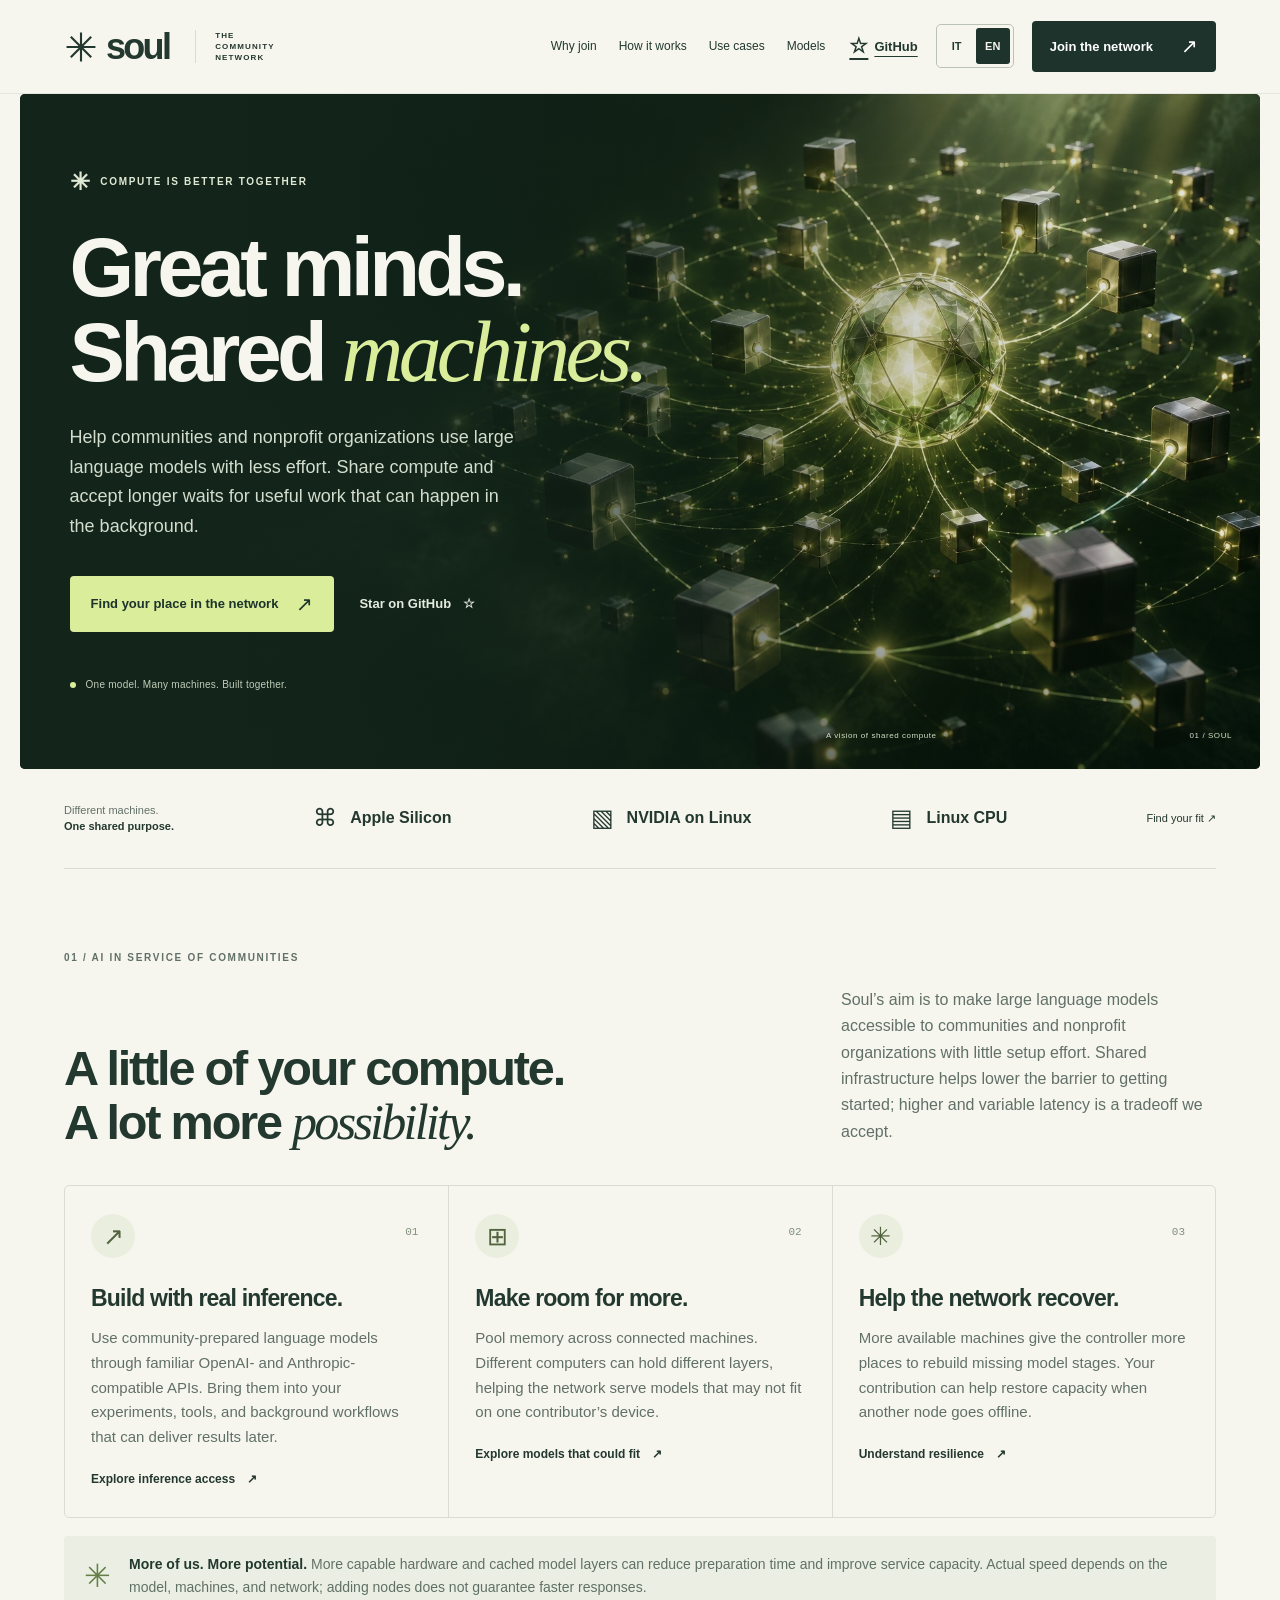
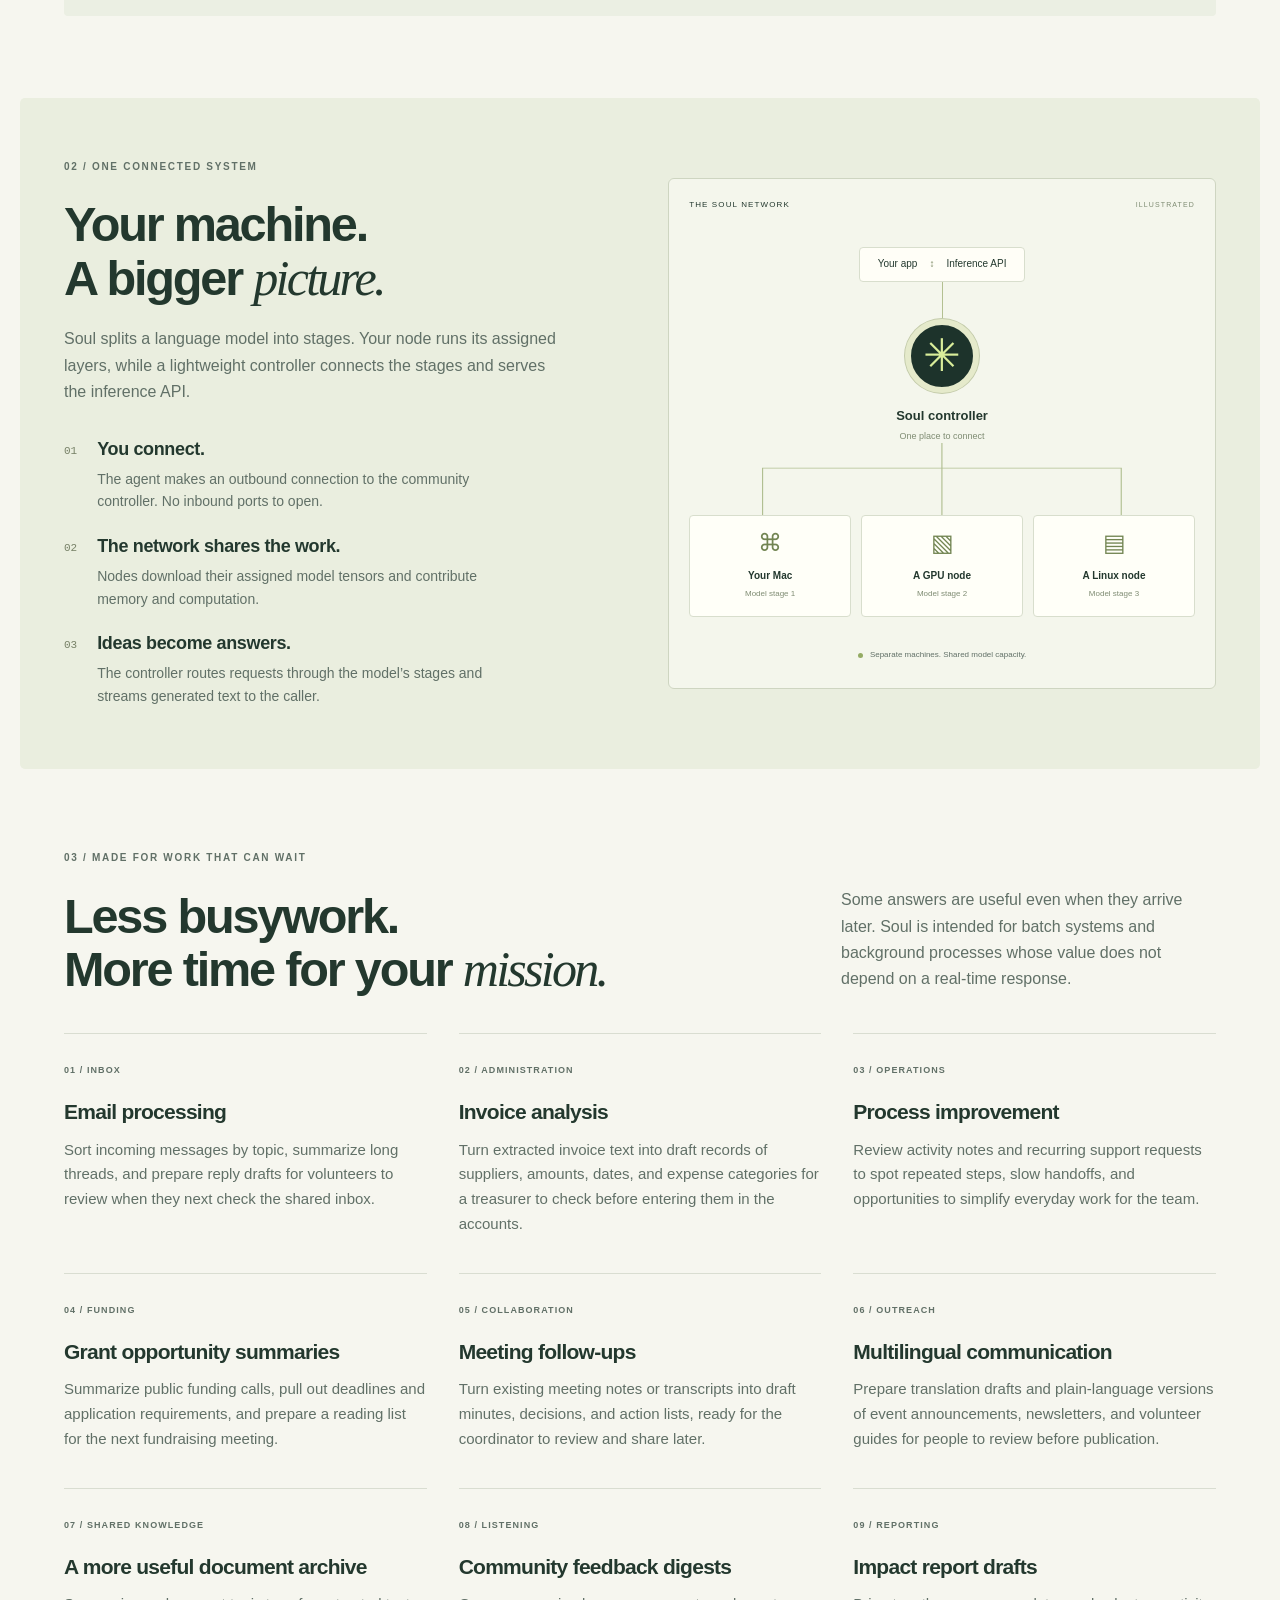
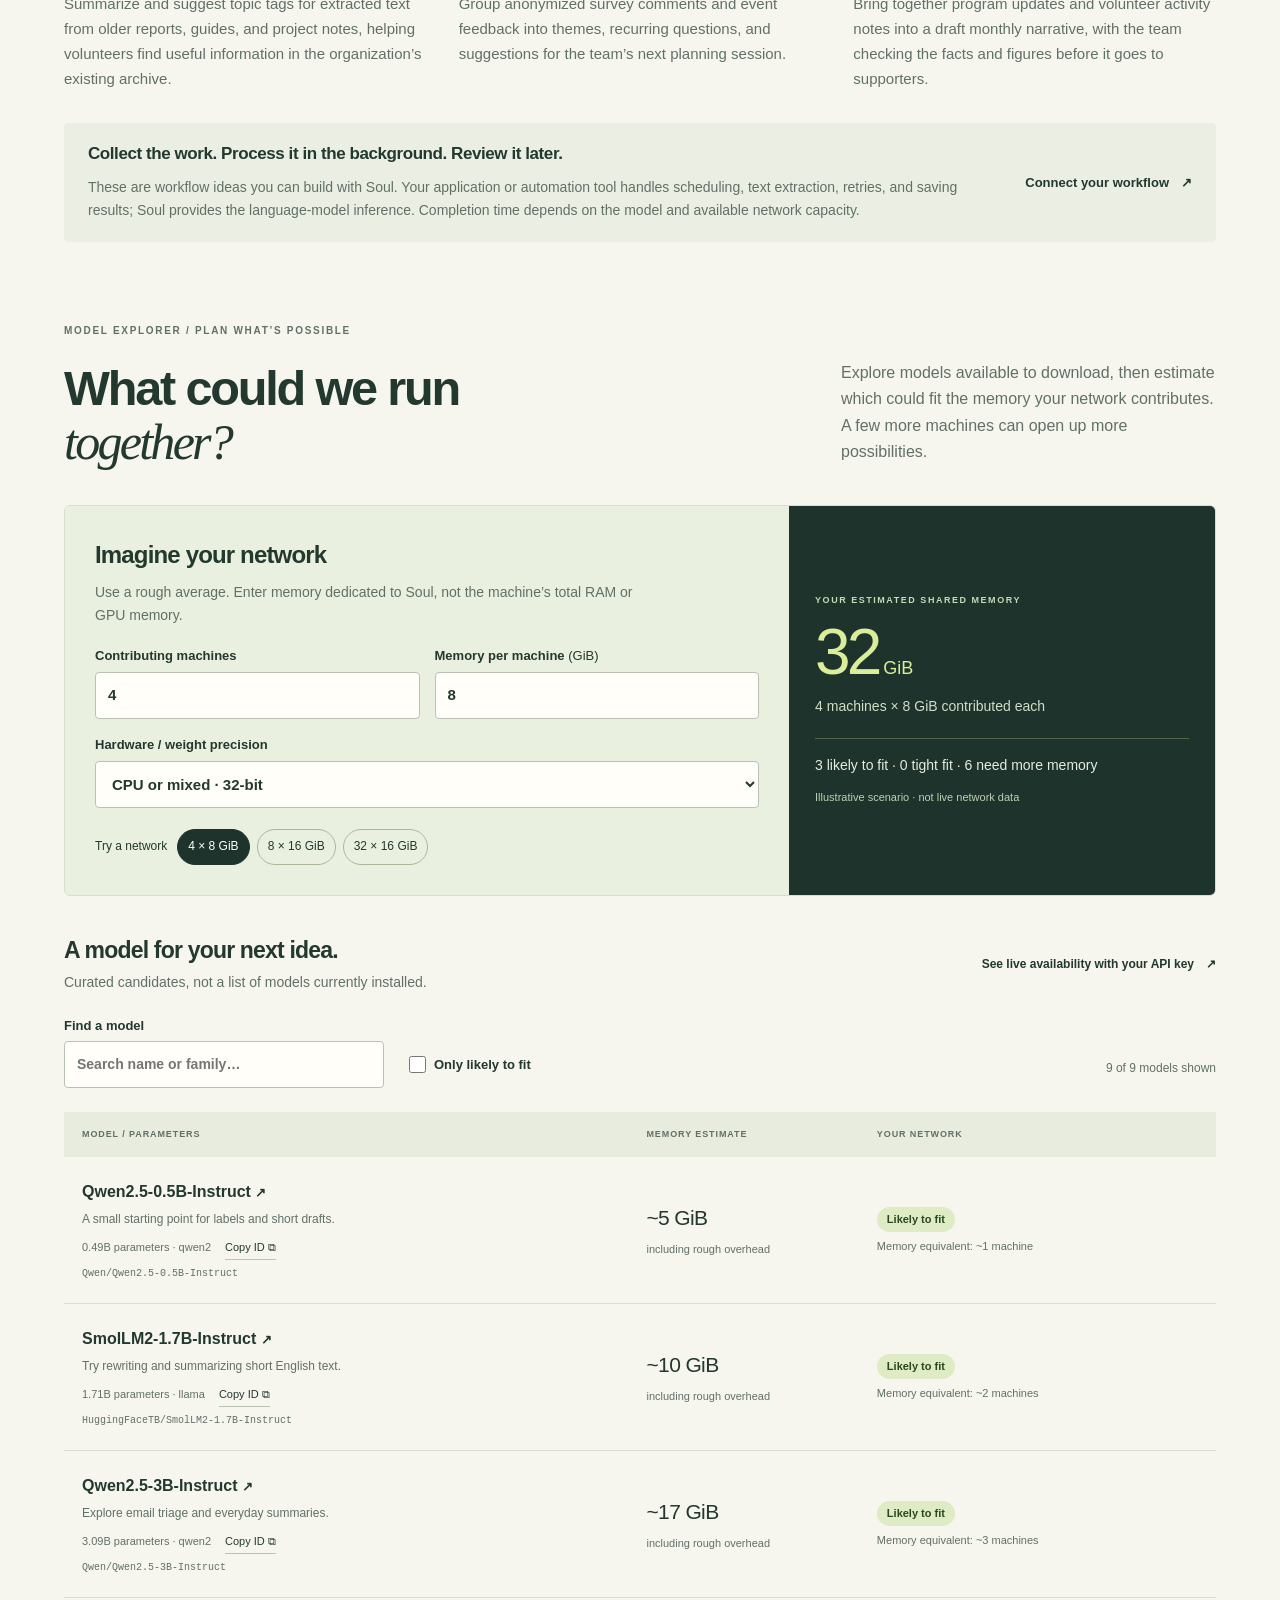
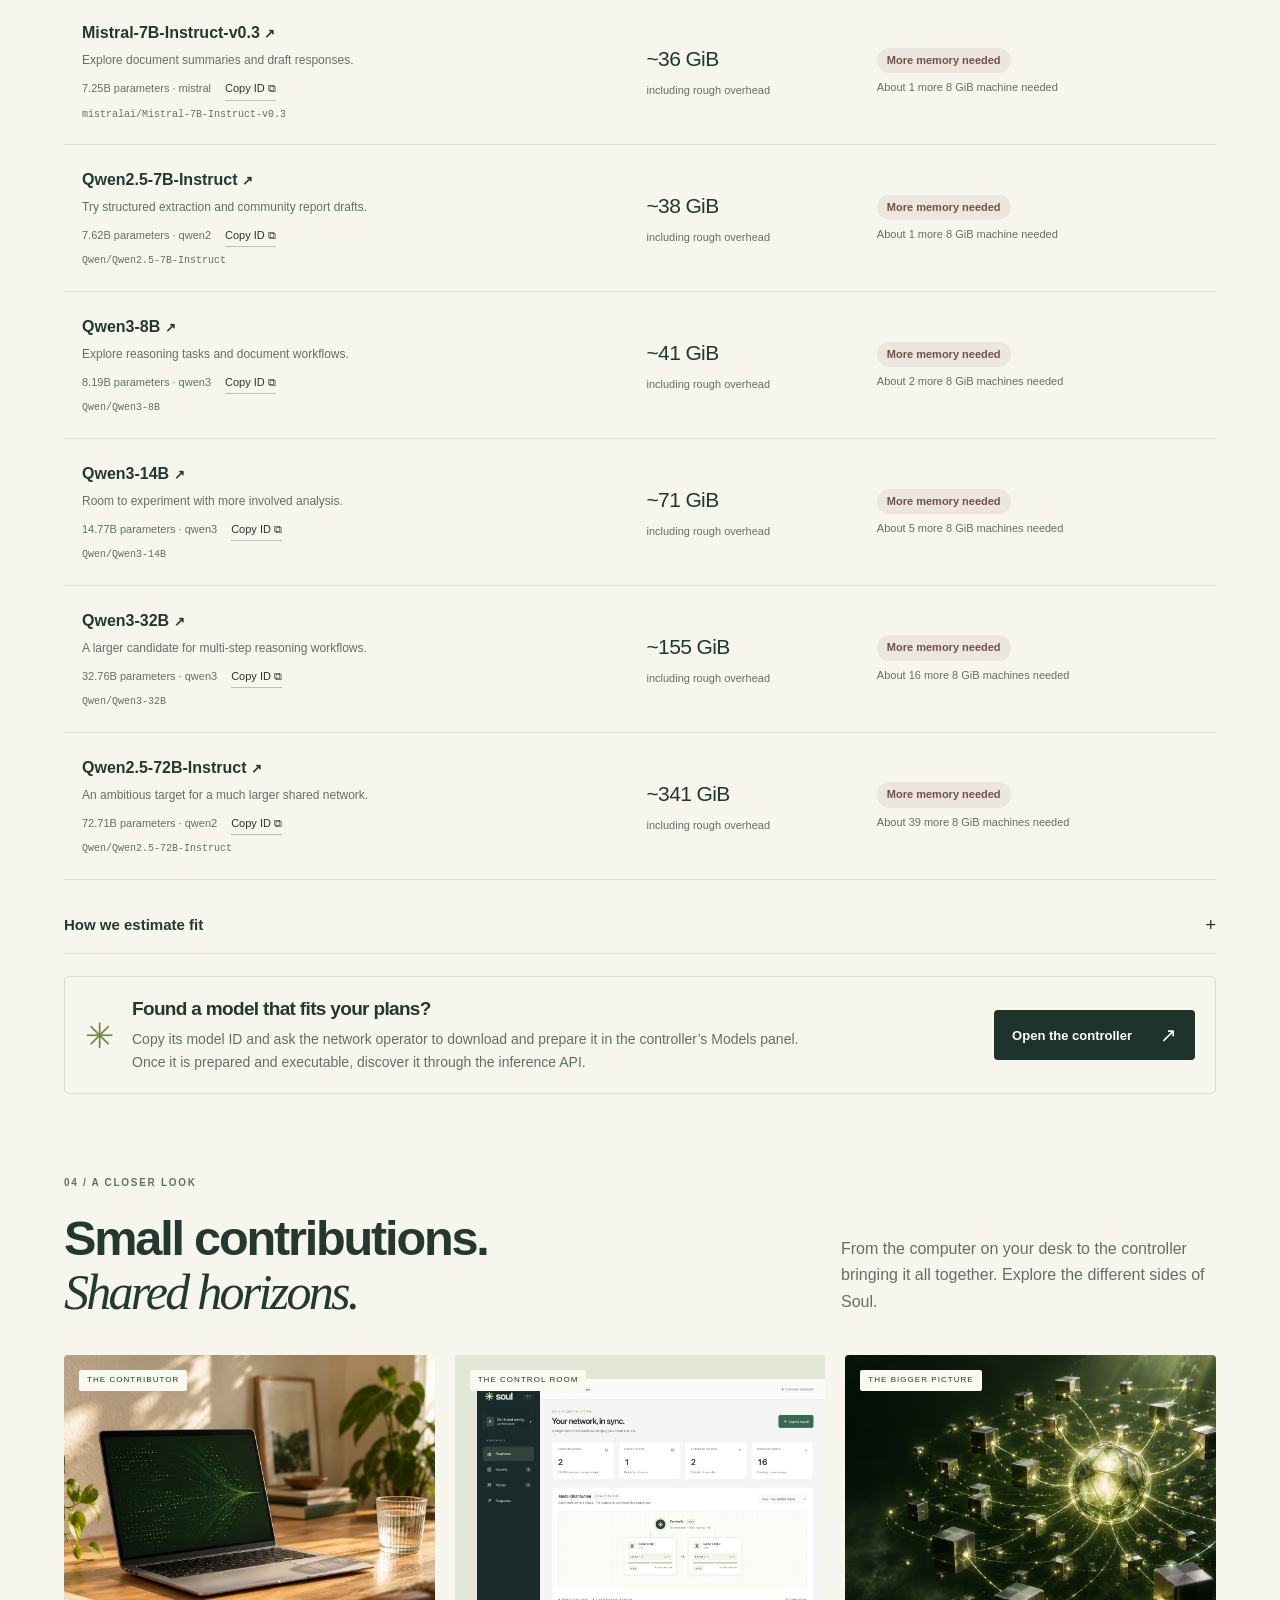
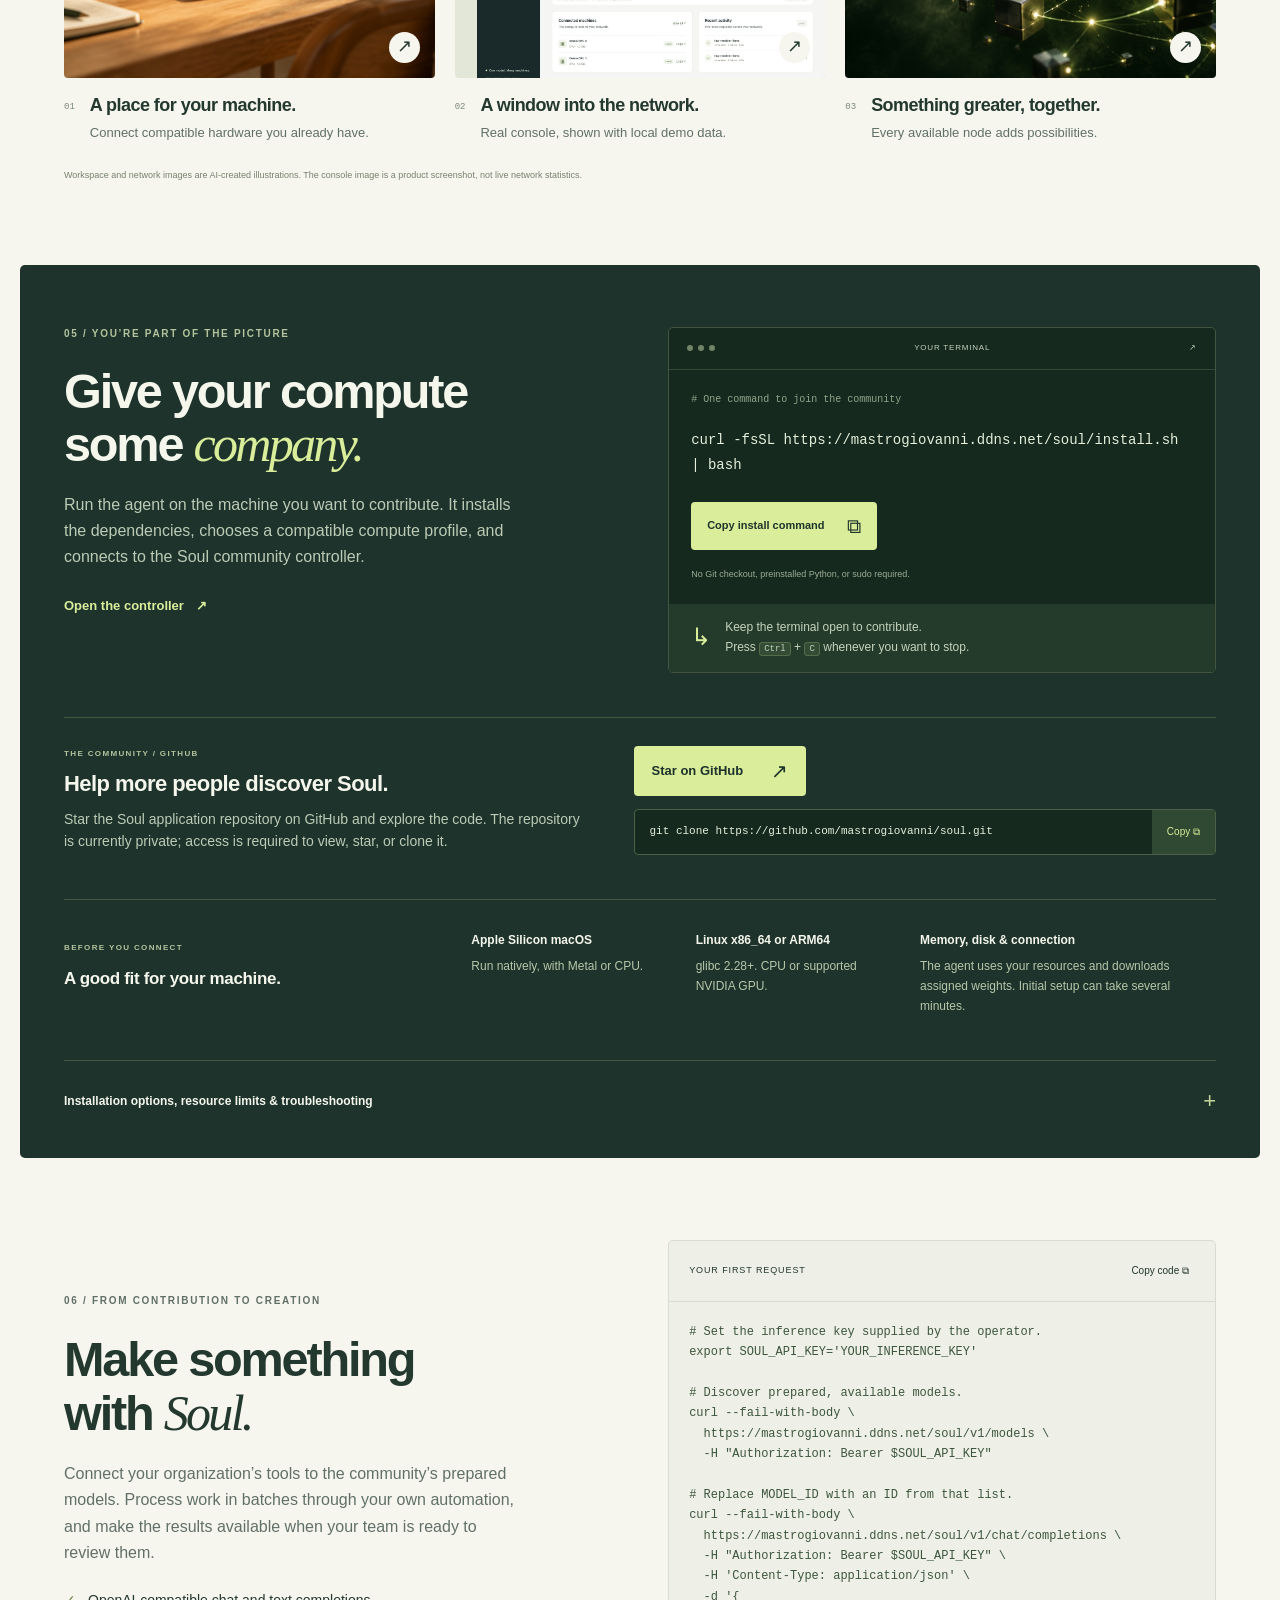
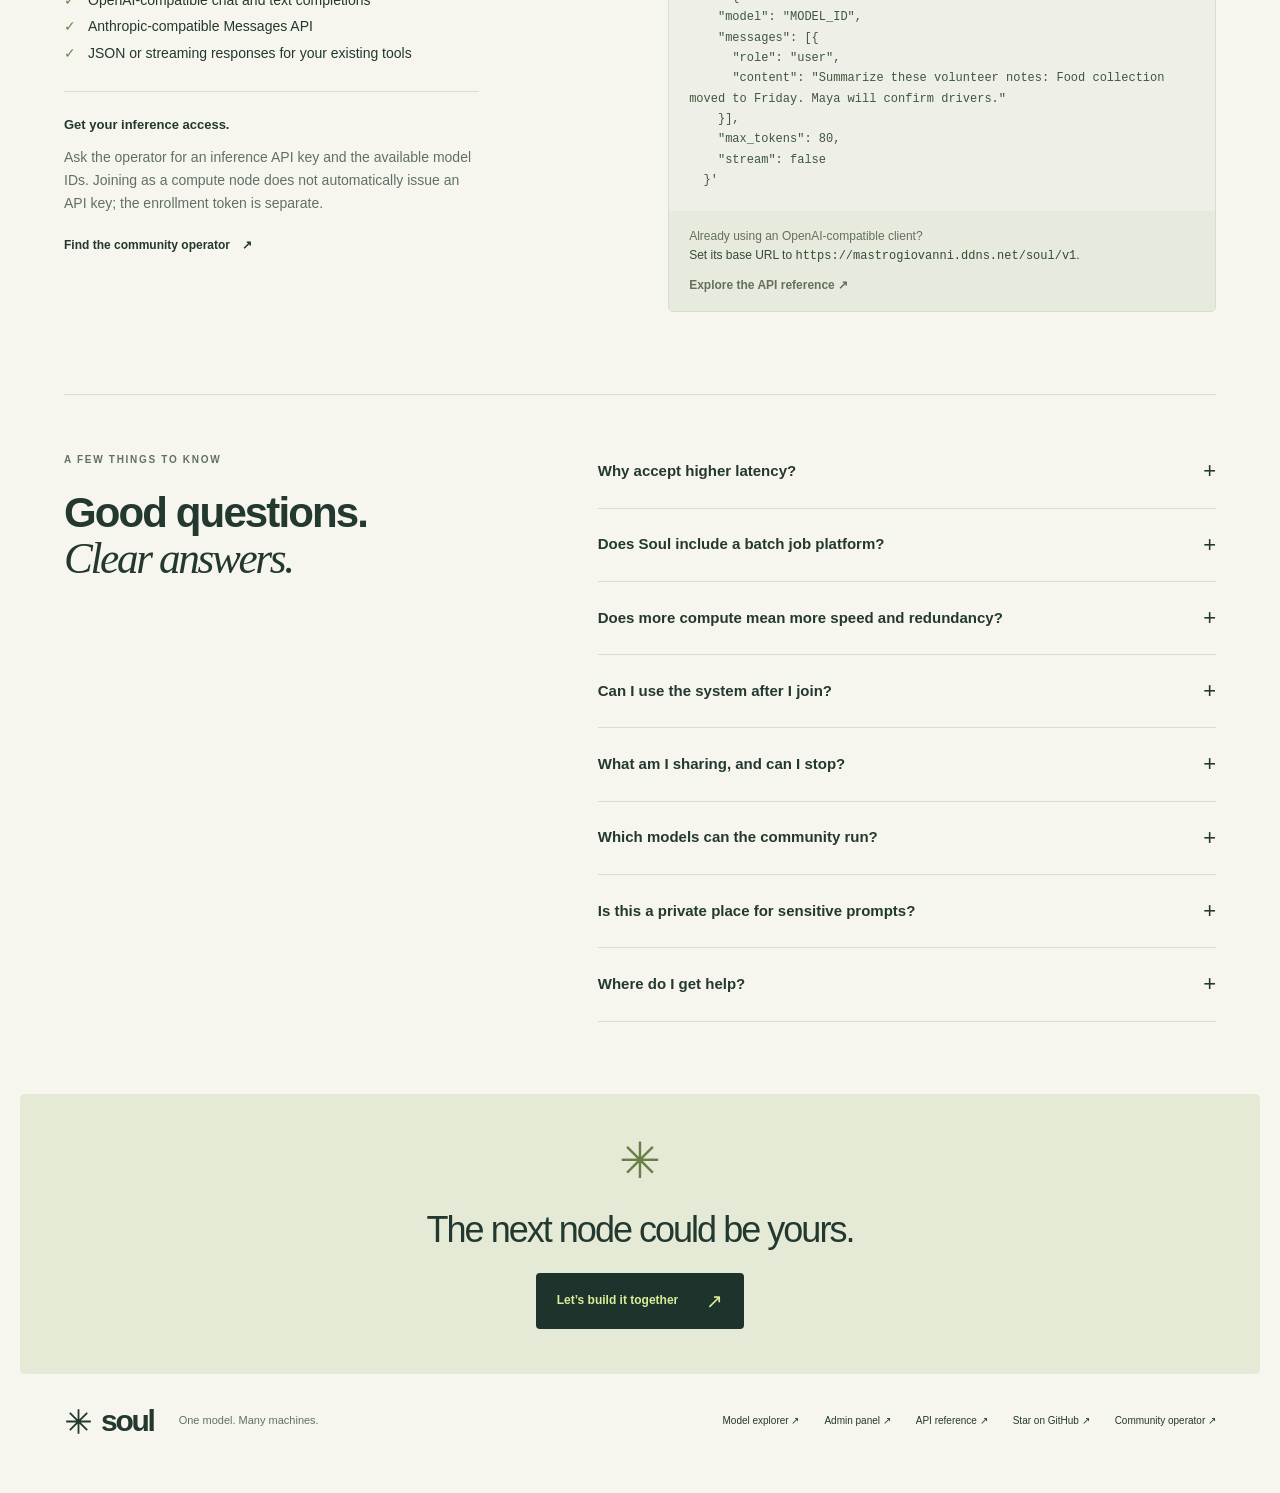
<file: site/en/index.html>
<!doctype html>
<html lang="en">
  <head>
    <meta charset="utf-8" />
    <meta name="viewport" content="width=device-width, initial-scale=1" />
    <meta name="theme-color" content="#1d332b" />
    <meta
      name="description"
      content="Soul aims to make large language models easier to access for communities and nonprofits through shared compute, accepting higher latency for batch and background work."
    />
    <meta property="og:type" content="website" />
    <meta property="og:title" content="Soul — Great minds. Shared machines." />
    <meta
      property="og:description"
      content="Shared AI for communities and nonprofits. Less setup, shared compute, and useful work that can wait: email processing, invoice analysis, reporting, and more."
    />
    <meta
      property="og:image"
      content="https://mastrogiovanni.github.io/soul-community/assets/network.jpg"
    />
    <meta
      property="og:url"
      content="https://mastrogiovanni.github.io/soul-community/en/"
    />
    <link
      rel="canonical"
      href="https://mastrogiovanni.github.io/soul-community/en/"
    />
    <link rel="alternate" hreflang="it" href="https://mastrogiovanni.github.io/soul-community/" />
    <link rel="alternate" hreflang="en" href="https://mastrogiovanni.github.io/soul-community/en/" />
    <link rel="alternate" hreflang="x-default" href="https://mastrogiovanni.github.io/soul-community/" />
    <meta property="og:locale" content="en_US" />
    <meta property="og:locale:alternate" content="it_IT" />
    <meta name="twitter:card" content="summary_large_image" />
    <link rel="icon" href="../assets/favicon.svg" type="image/svg+xml" />
    <link rel="stylesheet" href="../styles.css?v=20261009-links" />
    <script type="module" src="../app.js?v=20261008-spacing"></script>
    <script type="module" src="../model-explorer.js?v=20261008-spacing"></script>
    <title>Soul — Great minds. Shared machines.</title>
  </head>
  <body>
    <a class="skip-link" href="#main">Skip to content</a>
    <header class="site-header">
      <a class="brand" href="#" aria-label="Soul home"
        ><svg viewBox="0 0 40 40" aria-hidden="true">
          <path d="M20 3v34M3 20h34M8 8l24 24M8 32 32 8" /></svg
        >soul<span class="brand-note">THE COMMUNITY NETWORK</span></a
      >
      <nav aria-label="Main navigation">
        <a href="#network">Why join</a><a href="#how-it-works">How it works</a
        ><a href="#use-cases">Use cases</a><a href="#models">Models</a>
      </nav>
      <div class="header-actions">
        <a class="github-star" href="https://github.com/mastrogiovanni/soul" aria-label="Star Soul on GitHub"><span aria-hidden="true">☆</span> GitHub</a>
        <div class="language-switch" role="group" aria-label="Site language">
          <a href="../" data-language-link lang="it" hreflang="it" aria-label="Italiano">IT</a>
          <a href="./" data-language-link lang="en" hreflang="en" aria-label="English" aria-current="page">EN</a>
        </div>
        <a class="button button-small" href="#join"
          >Join the network <span aria-hidden="true">↗</span></a>
      </div>
    </header>

    <main id="main">
      <section class="hero" aria-labelledby="hero-title">
        <img
          class="hero-art"
          src="../assets/network.jpg"
          width="1536"
          height="1024"
          alt=""
          fetchpriority="high"
        />
        <div class="hero-shade"></div>
        <div class="hero-content">
          <p class="eyebrow">
            <span class="little-star" aria-hidden="true">✳</span> COMPUTE IS
            BETTER TOGETHER
          </p>
          <h1 id="hero-title">Great minds.<br />Shared <em>machines.</em></h1>
          <p class="hero-description">
            Help communities and nonprofit organizations use large language
            models with less effort. Share compute and accept longer waits for
            useful work that can happen in the background.
          </p>
          <div class="hero-actions">
            <a class="button button-lime" href="#join"
              >Find your place in the network
              <span aria-hidden="true">↗</span></a
            ><a class="text-link" href="https://github.com/mastrogiovanni/soul"
              >Star on GitHub <span aria-hidden="true">☆</span></a
            >
          </div>
          <div class="hero-note">
            <span class="dot"></span> One model. Many machines. Built together.
          </div>
        </div>
        <div class="art-caption">
          A vision of shared compute <span>01 / SOUL</span>
        </div>
      </section>

      <div class="compatibility" aria-label="Compatible hardware">
        <span
          >Different machines.<br /><strong>One shared purpose.</strong></span
        >
        <p><span aria-hidden="true">⌘</span> Apple Silicon</p>
        <p><span aria-hidden="true">▧</span> NVIDIA on Linux</p>
        <p><span aria-hidden="true">▤</span> Linux CPU</p>
        <a href="#requirements"
          >Find your fit <span aria-hidden="true">↗</span></a
        >
      </div>

      <section class="section" id="network" aria-labelledby="network-title">
        <div class="section-heading">
          <p class="eyebrow">01 / AI IN SERVICE OF COMMUNITIES</p>
          <div class="heading-row">
            <h2 id="network-title">
              A little of your compute.<br />A lot more <em>possibility.</em>
            </h2>
            <p>
              Soul’s aim is to make large language models accessible to
              communities and nonprofit organizations with little setup effort.
              Shared infrastructure helps lower the barrier to getting started;
              higher and variable latency is a tradeoff we accept.
            </p>
          </div>
        </div>
        <div class="benefit-grid">
          <article class="benefit">
            <span class="benefit-icon" aria-hidden="true">↗</span
            ><span class="index">01</span>
            <h3>Build with real inference.</h3>
            <p>
              Use community-prepared language models through familiar OpenAI-
              and Anthropic-compatible APIs. Bring them into your experiments,
              tools, and background workflows that can deliver results later.
            </p>
            <a href="#inference"
              >Explore inference access <span aria-hidden="true">↗</span></a
            >
          </article>
          <article class="benefit">
            <span class="benefit-icon" aria-hidden="true">⊞</span
            ><span class="index">02</span>
            <h3>Make room for more.</h3>
            <p>
              Pool memory across connected machines. Different computers can
              hold different layers, helping the network serve models that may
              not fit on one contributor’s device.
            </p>
            <a href="#models"
              >Explore models that could fit <span aria-hidden="true">↗</span></a
            >
          </article>
          <article class="benefit">
            <span class="benefit-icon" aria-hidden="true">✳</span
            ><span class="index">03</span>
            <h3>Help the network recover.</h3>
            <p>
              More available machines give the controller more places to rebuild
              missing model stages. Your contribution can help restore capacity
              when another node goes offline.
            </p>
            <a href="#network-faq"
              >Understand resilience <span aria-hidden="true">↗</span></a
            >
          </article>
        </div>
        <aside class="growth-note">
          <span class="little-star" aria-hidden="true">✳</span>
          <p>
            <strong>More of us. More potential.</strong> More capable hardware
            and cached model layers can reduce preparation time and improve
            service capacity. Actual speed depends on the model, machines, and
            network; adding nodes does not guarantee faster responses.
          </p>
        </aside>
      </section>

      <section
        class="how-section"
        id="how-it-works"
        aria-labelledby="how-title"
      >
        <div class="how-copy">
          <p class="eyebrow">02 / ONE CONNECTED SYSTEM</p>
          <h2 id="how-title">Your machine.<br />A bigger <em>picture.</em></h2>
          <p>
            Soul splits a language model into stages. Your node runs its
            assigned layers, while a lightweight controller connects the stages
            and serves the inference API.
          </p>
          <ol class="simple-steps">
            <li>
              <span>01</span>
              <div>
                <h3>You connect.</h3>
                <p>
                  The agent makes an outbound connection to the community
                  controller. No inbound ports to open.
                </p>
              </div>
            </li>
            <li>
              <span>02</span>
              <div>
                <h3>The network shares the work.</h3>
                <p>
                  Nodes download their assigned model tensors and contribute
                  memory and computation.
                </p>
              </div>
            </li>
            <li>
              <span>03</span>
              <div>
                <h3>Ideas become answers.</h3>
                <p>
                  The controller routes requests through the model’s stages and
                  streams generated text to the caller.
                </p>
              </div>
            </li>
          </ol>
        </div>
        <div
          class="network-diagram"
          role="img"
          aria-label="An inference client connects to one Soul controller. Three compute nodes connect to that controller and run successive groups of model layers. Nodes do not connect directly to one another."
        >
          <div class="diagram-label">
            THE SOUL NETWORK <span>ILLUSTRATED</span>
          </div>
          <div class="client-chip">Your app <span>↕</span> Inference API</div>
          <div class="diagram-wire"></div>
          <div class="controller-symbol">
            <span aria-hidden="true">✳</span>
          </div>
          <strong class="controller-label">Soul controller</strong
          ><span class="controller-subtitle">One place to connect</span>
          <svg
            class="network-wires"
            viewBox="0 0 440 92"
            preserveAspectRatio="none"
            aria-hidden="true"
          >
            <path d="M220 0V32M64 92V32H376V92M220 32V92" />
          </svg>
          <div class="diagram-nodes">
            <div>
              <span class="node-icon" aria-hidden="true">⌘</span
              ><strong>Your Mac</strong><small>Model stage 1</small>
            </div>
            <div>
              <span class="node-icon" aria-hidden="true">▧</span
              ><strong>A GPU node</strong><small>Model stage 2</small>
            </div>
            <div>
              <span class="node-icon" aria-hidden="true">▤</span
              ><strong>A Linux node</strong><small>Model stage 3</small>
            </div>
          </div>
          <p class="diagram-footer">
            <span class="dot"></span> Separate machines. Shared model capacity.
          </p>
        </div>
      </section>

      <section
        class="section use-cases-section"
        id="use-cases"
        aria-labelledby="use-cases-title"
      >
        <div class="section-heading">
          <p class="eyebrow">03 / MADE FOR WORK THAT CAN WAIT</p>
          <div class="heading-row">
            <h2 id="use-cases-title">
              Less busywork.<br />More time for your <em>mission.</em>
            </h2>
            <p>
              Some answers are useful even when they arrive later. Soul is
              intended for batch systems and background processes whose value
              does not depend on a real-time response.
            </p>
          </div>
        </div>
        <div class="use-cases-grid">
          <article class="use-case">
            <span class="case-number">01 / INBOX</span>
            <h3>Email processing</h3>
            <p>
              Sort incoming messages by topic, summarize long threads, and
              prepare reply drafts for volunteers to review when they next
              check the shared inbox.
            </p>
          </article>
          <article class="use-case">
            <span class="case-number">02 / ADMINISTRATION</span>
            <h3>Invoice analysis</h3>
            <p>
              Turn extracted invoice text into draft records of suppliers,
              amounts, dates, and expense categories for a treasurer to check
              before entering them in the accounts.
            </p>
          </article>
          <article class="use-case">
            <span class="case-number">03 / OPERATIONS</span>
            <h3>Process improvement</h3>
            <p>
              Review activity notes and recurring support requests to spot
              repeated steps, slow handoffs, and opportunities to simplify
              everyday work for the team.
            </p>
          </article>
          <article class="use-case">
            <span class="case-number">04 / FUNDING</span>
            <h3>Grant opportunity summaries</h3>
            <p>
              Summarize public funding calls, pull out deadlines and application
              requirements, and prepare a reading list for the next fundraising
              meeting.
            </p>
          </article>
          <article class="use-case">
            <span class="case-number">05 / COLLABORATION</span>
            <h3>Meeting follow-ups</h3>
            <p>
              Turn existing meeting notes or transcripts into draft minutes,
              decisions, and action lists, ready for the coordinator to review
              and share later.
            </p>
          </article>
          <article class="use-case">
            <span class="case-number">06 / OUTREACH</span>
            <h3>Multilingual communication</h3>
            <p>
              Prepare translation drafts and plain-language versions of event
              announcements, newsletters, and volunteer guides for people to
              review before publication.
            </p>
          </article>
          <article class="use-case">
            <span class="case-number">07 / SHARED KNOWLEDGE</span>
            <h3>A more useful document archive</h3>
            <p>
              Summarize and suggest topic tags for extracted text from older
              reports, guides, and project notes, helping volunteers find useful
              information in the organization’s existing archive.
            </p>
          </article>
          <article class="use-case">
            <span class="case-number">08 / LISTENING</span>
            <h3>Community feedback digests</h3>
            <p>
              Group anonymized survey comments and event feedback into themes,
              recurring questions, and suggestions for the team’s next
              planning session.
            </p>
          </article>
          <article class="use-case">
            <span class="case-number">09 / REPORTING</span>
            <h3>Impact report drafts</h3>
            <p>
              Bring together program updates and volunteer activity notes into
              a draft monthly narrative, with the team checking the facts and
              figures before it goes to supporters.
            </p>
          </article>
        </div>
        <aside class="workflow-note">
          <div>
            <h3>Collect the work. Process it in the background. Review it later.</h3>
            <p>
              These are workflow ideas you can build with Soul. Your application
              or automation tool handles scheduling, text extraction, retries,
              and saving results; Soul provides the language-model inference.
              Completion time depends on the model and available network capacity.
            </p>
          </div>
          <a class="text-link" href="#inference">
            Connect your workflow <span aria-hidden="true">↗</span>
          </a>
        </aside>
      </section>

      <section class="section models-section" id="models" aria-labelledby="models-title">
        <div class="section-heading">
          <p class="eyebrow">MODEL EXPLORER / PLAN WHAT’S POSSIBLE</p>
          <div class="heading-row">
            <h2 id="models-title">What could we run<br /><em>together?</em></h2>
            <p>Explore models available to download, then estimate which could fit
              the memory your network contributes. A few more machines can open
              up more possibilities.</p>
          </div>
        </div>
        <div class="model-planner">
          <form id="network-estimate" class="network-estimate" aria-describedby="estimate-help">
            <fieldset disabled>
              <legend>Imagine your network</legend>
              <p id="estimate-help">Use a rough average. Enter memory dedicated to Soul,
                not the machine’s total RAM or GPU memory.</p>
              <div class="network-inputs">
                <label for="network-machines">Contributing machines
                  <input id="network-machines" type="number" min="0" max="1000" step="1" value="4" required inputmode="numeric" />
                </label>
                <label for="network-memory">Memory per machine <span>(GiB)</span>
                  <input id="network-memory" type="number" min="1" max="1024" step="0.25" value="8" required inputmode="decimal" />
                </label>
                <label for="network-precision">Hardware / weight precision
                  <select id="network-precision">
                    <option value="4">CPU or mixed · 32-bit</option>
                    <option value="2">GPU / Apple Metal · 16-bit</option>
                  </select>
                </label>
              </div>
              <div class="network-presets" aria-label="Example networks">
                <span>Try a network</span>
                <button type="button" data-network-preset data-machines="4" data-memory="8" aria-pressed="true">4 × 8 GiB</button>
                <button type="button" data-network-preset data-machines="8" data-memory="16" aria-pressed="false">8 × 16 GiB</button>
                <button type="button" data-network-preset data-machines="32" data-memory="16" aria-pressed="false">32 × 16 GiB</button>
              </div>
              <p id="estimate-error" class="estimate-error" role="status" hidden>Enter 0–1,000 whole machines and 1–1,024 GiB per machine, in steps of 0.25 GiB.</p>
            </fieldset>
          </form>
          <div class="network-total" aria-live="polite" aria-atomic="true">
            <p class="eyebrow">YOUR ESTIMATED SHARED MEMORY</p>
            <p class="capacity-number"><strong id="network-capacity">—</strong> <span>GiB</span></p>
            <p id="capacity-description">Enable JavaScript to calculate an estimate.</p>
            <p id="fit-summary">Compare one model at a time.</p>
            <span class="scenario-label">Illustrative scenario · not live network data</span>
          </div>
        </div>
        <noscript><p class="model-notice">The catalog below works without JavaScript. Enable JavaScript for the local memory calculator and filters.</p></noscript>
        <div class="model-catalog-heading">
          <div><h3>A model for your next idea.</h3><p>Curated candidates, not a list of models currently installed.</p></div>
          <a class="text-link" href="#inference">See live availability with your API key <span aria-hidden="true">↗</span></a>
        </div>
        <div class="model-filters">
          <label for="model-search">Find a model
            <input id="model-search" type="search" placeholder="Search name or family…" disabled />
          </label>
          <label class="model-fit-toggle"><input type="checkbox" id="model-fit-only" disabled /> Only likely to fit</label>
          <p id="model-result-count" role="status">9 models in the catalog</p>
        </div>
        <table class="model-table" role="table" aria-label="Downloadable model candidates and estimated memory fit" aria-describedby="model-estimate-note">
          <thead role="rowgroup"><tr role="row"><th role="columnheader" scope="col">MODEL / PARAMETERS</th><th role="columnheader" scope="col">MEMORY ESTIMATE</th><th role="columnheader" scope="col">YOUR NETWORK</th></tr></thead>
          <tbody role="rowgroup">
              <tr role="row" data-model="Qwen/Qwen2.5-0.5B-Instruct" data-parameters="494032768" data-architecture="qwen2" data-revision="7ae557604adf67be50417f59c2c2f167def9a775">
                <td role="cell" class="model-identity">
                  <a class="model-name" href="https://huggingface.co/Qwen/Qwen2.5-0.5B-Instruct">Qwen2.5-0.5B-Instruct <span aria-hidden="true">↗</span></a>
                  <p>A small starting point for labels and short drafts.</p>
                  <div class="model-meta"><span>0.49B parameters · qwen2</span>
                    <button class="model-copy" data-copy="model-id-0" data-copy-message="Model ID copied. Share it with your network operator." aria-label="Copy model ID for Qwen2.5-0.5B-Instruct">Copy ID ⧉</button></div>
                  <code class="model-id" id="model-id-0">Qwen/Qwen2.5-0.5B-Instruct</code>
                </td>
                <td role="cell"><span class="cell-label" aria-hidden="true">Memory estimate</span><strong class="model-memory">—</strong><span class="memory-note">including rough overhead</span></td>
                <td role="cell"><span class="cell-label" aria-hidden="true">Your network</span><span class="fit-status" data-fit="unknown">Enable estimates</span><span class="fit-detail">Use the calculator above.</span></td>
              </tr>
              <tr role="row" data-model="HuggingFaceTB/SmolLM2-1.7B-Instruct" data-parameters="1711376384" data-architecture="llama" data-revision="31b70e2e869a7173562077fd711b654946d38674">
                <td role="cell" class="model-identity">
                  <a class="model-name" href="https://huggingface.co/HuggingFaceTB/SmolLM2-1.7B-Instruct">SmolLM2-1.7B-Instruct <span aria-hidden="true">↗</span></a>
                  <p>Try rewriting and summarizing short English text.</p>
                  <div class="model-meta"><span>1.71B parameters · llama</span>
                    <button class="model-copy" data-copy="model-id-1" data-copy-message="Model ID copied. Share it with your network operator." aria-label="Copy model ID for SmolLM2-1.7B-Instruct">Copy ID ⧉</button></div>
                  <code class="model-id" id="model-id-1">HuggingFaceTB/SmolLM2-1.7B-Instruct</code>
                </td>
                <td role="cell"><span class="cell-label" aria-hidden="true">Memory estimate</span><strong class="model-memory">—</strong><span class="memory-note">including rough overhead</span></td>
                <td role="cell"><span class="cell-label" aria-hidden="true">Your network</span><span class="fit-status" data-fit="unknown">Enable estimates</span><span class="fit-detail">Use the calculator above.</span></td>
              </tr>
              <tr role="row" data-model="Qwen/Qwen2.5-3B-Instruct" data-parameters="3085938688" data-architecture="qwen2" data-revision="aa8e72537993ba99e69dfaafa59ed015b17504d1">
                <td role="cell" class="model-identity">
                  <a class="model-name" href="https://huggingface.co/Qwen/Qwen2.5-3B-Instruct">Qwen2.5-3B-Instruct <span aria-hidden="true">↗</span></a>
                  <p>Explore email triage and everyday summaries.</p>
                  <div class="model-meta"><span>3.09B parameters · qwen2</span>
                    <button class="model-copy" data-copy="model-id-2" data-copy-message="Model ID copied. Share it with your network operator." aria-label="Copy model ID for Qwen2.5-3B-Instruct">Copy ID ⧉</button></div>
                  <code class="model-id" id="model-id-2">Qwen/Qwen2.5-3B-Instruct</code>
                </td>
                <td role="cell"><span class="cell-label" aria-hidden="true">Memory estimate</span><strong class="model-memory">—</strong><span class="memory-note">including rough overhead</span></td>
                <td role="cell"><span class="cell-label" aria-hidden="true">Your network</span><span class="fit-status" data-fit="unknown">Enable estimates</span><span class="fit-detail">Use the calculator above.</span></td>
              </tr>
              <tr role="row" data-model="mistralai/Mistral-7B-Instruct-v0.3" data-parameters="7248023552" data-architecture="mistral" data-revision="c170c708c41dac9275d15a8fff4eca08d52bab71">
                <td role="cell" class="model-identity">
                  <a class="model-name" href="https://huggingface.co/mistralai/Mistral-7B-Instruct-v0.3">Mistral-7B-Instruct-v0.3 <span aria-hidden="true">↗</span></a>
                  <p>Explore document summaries and draft responses.</p>
                  <div class="model-meta"><span>7.25B parameters · mistral</span>
                    <button class="model-copy" data-copy="model-id-3" data-copy-message="Model ID copied. Share it with your network operator." aria-label="Copy model ID for Mistral-7B-Instruct-v0.3">Copy ID ⧉</button></div>
                  <code class="model-id" id="model-id-3">mistralai/Mistral-7B-Instruct-v0.3</code>
                </td>
                <td role="cell"><span class="cell-label" aria-hidden="true">Memory estimate</span><strong class="model-memory">—</strong><span class="memory-note">including rough overhead</span></td>
                <td role="cell"><span class="cell-label" aria-hidden="true">Your network</span><span class="fit-status" data-fit="unknown">Enable estimates</span><span class="fit-detail">Use the calculator above.</span></td>
              </tr>
              <tr role="row" data-model="Qwen/Qwen2.5-7B-Instruct" data-parameters="7615616512" data-architecture="qwen2" data-revision="a09a35458c702b33eeacc393d103063234e8bc28">
                <td role="cell" class="model-identity">
                  <a class="model-name" href="https://huggingface.co/Qwen/Qwen2.5-7B-Instruct">Qwen2.5-7B-Instruct <span aria-hidden="true">↗</span></a>
                  <p>Try structured extraction and community report drafts.</p>
                  <div class="model-meta"><span>7.62B parameters · qwen2</span>
                    <button class="model-copy" data-copy="model-id-4" data-copy-message="Model ID copied. Share it with your network operator." aria-label="Copy model ID for Qwen2.5-7B-Instruct">Copy ID ⧉</button></div>
                  <code class="model-id" id="model-id-4">Qwen/Qwen2.5-7B-Instruct</code>
                </td>
                <td role="cell"><span class="cell-label" aria-hidden="true">Memory estimate</span><strong class="model-memory">—</strong><span class="memory-note">including rough overhead</span></td>
                <td role="cell"><span class="cell-label" aria-hidden="true">Your network</span><span class="fit-status" data-fit="unknown">Enable estimates</span><span class="fit-detail">Use the calculator above.</span></td>
              </tr>
              <tr role="row" data-model="Qwen/Qwen3-8B" data-parameters="8190735360" data-architecture="qwen3" data-revision="b968826d9c46dd6066d109eabc6255188de91218">
                <td role="cell" class="model-identity">
                  <a class="model-name" href="https://huggingface.co/Qwen/Qwen3-8B">Qwen3-8B <span aria-hidden="true">↗</span></a>
                  <p>Explore reasoning tasks and document workflows.</p>
                  <div class="model-meta"><span>8.19B parameters · qwen3</span>
                    <button class="model-copy" data-copy="model-id-5" data-copy-message="Model ID copied. Share it with your network operator." aria-label="Copy model ID for Qwen3-8B">Copy ID ⧉</button></div>
                  <code class="model-id" id="model-id-5">Qwen/Qwen3-8B</code>
                </td>
                <td role="cell"><span class="cell-label" aria-hidden="true">Memory estimate</span><strong class="model-memory">—</strong><span class="memory-note">including rough overhead</span></td>
                <td role="cell"><span class="cell-label" aria-hidden="true">Your network</span><span class="fit-status" data-fit="unknown">Enable estimates</span><span class="fit-detail">Use the calculator above.</span></td>
              </tr>
              <tr role="row" data-model="Qwen/Qwen3-14B" data-parameters="14768307200" data-architecture="qwen3" data-revision="40c069824f4251a91eefaf281ebe4c544efd3e18">
                <td role="cell" class="model-identity">
                  <a class="model-name" href="https://huggingface.co/Qwen/Qwen3-14B">Qwen3-14B <span aria-hidden="true">↗</span></a>
                  <p>Room to experiment with more involved analysis.</p>
                  <div class="model-meta"><span>14.77B parameters · qwen3</span>
                    <button class="model-copy" data-copy="model-id-6" data-copy-message="Model ID copied. Share it with your network operator." aria-label="Copy model ID for Qwen3-14B">Copy ID ⧉</button></div>
                  <code class="model-id" id="model-id-6">Qwen/Qwen3-14B</code>
                </td>
                <td role="cell"><span class="cell-label" aria-hidden="true">Memory estimate</span><strong class="model-memory">—</strong><span class="memory-note">including rough overhead</span></td>
                <td role="cell"><span class="cell-label" aria-hidden="true">Your network</span><span class="fit-status" data-fit="unknown">Enable estimates</span><span class="fit-detail">Use the calculator above.</span></td>
              </tr>
              <tr role="row" data-model="Qwen/Qwen3-32B" data-parameters="32762123264" data-architecture="qwen3" data-revision="9216db5781bf21249d130ec9da846c4624c16137">
                <td role="cell" class="model-identity">
                  <a class="model-name" href="https://huggingface.co/Qwen/Qwen3-32B">Qwen3-32B <span aria-hidden="true">↗</span></a>
                  <p>A larger candidate for multi-step reasoning workflows.</p>
                  <div class="model-meta"><span>32.76B parameters · qwen3</span>
                    <button class="model-copy" data-copy="model-id-7" data-copy-message="Model ID copied. Share it with your network operator." aria-label="Copy model ID for Qwen3-32B">Copy ID ⧉</button></div>
                  <code class="model-id" id="model-id-7">Qwen/Qwen3-32B</code>
                </td>
                <td role="cell"><span class="cell-label" aria-hidden="true">Memory estimate</span><strong class="model-memory">—</strong><span class="memory-note">including rough overhead</span></td>
                <td role="cell"><span class="cell-label" aria-hidden="true">Your network</span><span class="fit-status" data-fit="unknown">Enable estimates</span><span class="fit-detail">Use the calculator above.</span></td>
              </tr>
              <tr role="row" data-model="Qwen/Qwen2.5-72B-Instruct" data-parameters="72706203648" data-architecture="qwen2" data-revision="495f39366efef23836d0cfae4fbe635880d2be31">
                <td role="cell" class="model-identity">
                  <a class="model-name" href="https://huggingface.co/Qwen/Qwen2.5-72B-Instruct">Qwen2.5-72B-Instruct <span aria-hidden="true">↗</span></a>
                  <p>An ambitious target for a much larger shared network.</p>
                  <div class="model-meta"><span>72.71B parameters · qwen2</span>
                    <button class="model-copy" data-copy="model-id-8" data-copy-message="Model ID copied. Share it with your network operator." aria-label="Copy model ID for Qwen2.5-72B-Instruct">Copy ID ⧉</button></div>
                  <code class="model-id" id="model-id-8">Qwen/Qwen2.5-72B-Instruct</code>
                </td>
                <td role="cell"><span class="cell-label" aria-hidden="true">Memory estimate</span><strong class="model-memory">—</strong><span class="memory-note">including rough overhead</span></td>
                <td role="cell"><span class="cell-label" aria-hidden="true">Your network</span><span class="fit-status" data-fit="unknown">Enable estimates</span><span class="fit-detail">Use the calculator above.</span></td>
              </tr>
          </tbody>
        </table>
        <div class="model-empty-state">
          <p id="model-empty" hidden>No models match these filters. Try a different search or a larger network estimate.</p>
          <button type="button" id="model-filter-reset" class="text-link" hidden>Clear filters ↗</button>
        </div>
        <details class="model-method" id="model-estimate-note">
          <summary>How we estimate fit <span aria-hidden="true">+</span></summary>
          <div>
            <p><strong>Simple sizing, no benchmarks.</strong> Shared capacity is machines × contributed memory.
              Model memory is parameter count × 4 bytes for CPU/mixed or × 2 bytes for GPU/Metal,
              converted to GiB, plus 25% and 2 GiB for rough overhead, rounded up.
              “Likely to fit” means at least 10% spare capacity above that estimate; “Tight fit” means less.</p>
            <p>We assume one model at a time and similarly sized machines. CPU/mixed uses a conservative
              32-bit estimate; GPU/Metal assumes all participating nodes use 16-bit weights.
              These are unquantized, dense text models using Soul’s Llama, Mistral, Qwen2, or Qwen3 adapters.
              Quantized, mixture-of-experts, and multimodal variants are outside this catalog.</p>
            <p>Total memory is only a first check. A model still needs to fit across individual machines,
              with room for its layers, context cache, and runtime. Disk space, node availability, and
              connections also matter. More memory does not predict response speed or guarantee installation.</p>
            <p>Model names and parameter counts were checked against the publishers’ Hugging Face metadata
              on 7 October 2026. Follow each model link for its model card and license. These examples
              are a curated selection, not every supported model or a performance recommendation.</p>
          </div>
        </details>
        <aside class="model-next-step">
          <span class="little-star" aria-hidden="true">✳</span>
          <div><h3>Found a model that fits your plans?</h3>
            <p>Copy its model ID and ask the network operator to download and prepare it in the controller’s
              Models panel. Once it is prepared and executable, discover it through the inference API.</p></div>
          <a class="button button-small" href="https://mastrogiovanni.ddns.net/soul/">Open the controller <span aria-hidden="true">↗</span></a>
        </aside>
      </section>

      <section class="section gallery-section" aria-labelledby="gallery-title">
        <div class="section-heading">
          <p class="eyebrow">04 / A CLOSER LOOK</p>
          <div class="heading-row">
            <h2 id="gallery-title">
              Small contributions.<br /><em>Shared horizons.</em>
            </h2>
            <p>
              From the computer on your desk to the controller bringing it all
              together. Explore the different sides of Soul.
            </p>
          </div>
        </div>
        <div class="gallery">
          <figure>
            <a
              class="gallery-open"
              href="../assets/workspace.jpg"
              data-gallery="0"
              aria-label="Enlarge: A place for your machine"
              ><img
                src="../assets/workspace.jpg"
                alt="Illustrative sunlit workspace with a laptop on a wooden desk"
                width="1536"
                height="1024"
                loading="lazy"
              /><span class="image-tag">THE CONTRIBUTOR</span
              ><span class="expand-icon" aria-hidden="true">↗</span></a
            >
            <figcaption>
              <span>01</span>
              <div>
                <h3>A place for your machine.</h3>
                <p>Connect compatible hardware you already have.</p>
              </div>
            </figcaption>
          </figure>
          <figure>
            <a
              class="gallery-open console-preview"
              href="../assets/console.jpg"
              data-gallery="1"
              aria-label="Enlarge: A window into the network"
              ><img
                src="../assets/console.jpg"
                alt="Soul demo admin console showing two CPU nodes, model distribution, and request activity"
                width="1265"
                height="1236"
                loading="lazy"
              /><span class="image-tag">THE CONTROL ROOM</span
              ><span class="expand-icon" aria-hidden="true">↗</span></a
            >
            <figcaption>
              <span>02</span>
              <div>
                <h3>A window into the network.</h3>
                <p>Real console, shown with local demo data.</p>
              </div>
            </figcaption>
          </figure>
          <figure>
            <a
              class="gallery-open"
              href="../assets/network.jpg"
              data-gallery="2"
              aria-label="Enlarge: Something greater, together"
              ><img
                src="../assets/network.jpg"
                alt="Conceptual artwork of glowing connections between metal cubes around a central sphere"
                width="1536"
                height="1024"
                loading="lazy"
              /><span class="image-tag">THE BIGGER PICTURE</span
              ><span class="expand-icon" aria-hidden="true">↗</span></a
            >
            <figcaption>
              <span>03</span>
              <div>
                <h3>Something greater, together.</h3>
                <p>Every available node adds possibilities.</p>
              </div>
            </figcaption>
          </figure>
        </div>
        <p class="gallery-footnote">
          Workspace and network images are AI-created illustrations. The console
          image is a product screenshot, not live network statistics.
        </p>
      </section>

      <section class="join-section" id="join" aria-labelledby="join-title">
        <div class="join-intro">
          <p class="eyebrow">05 / YOU’RE PART OF THE PICTURE</p>
          <h2 id="join-title">Give your compute<br />some <em>company.</em></h2>
          <p>
            Run the agent on the machine you want to contribute. It installs the
            dependencies, chooses a compatible compute profile, and connects to
            the Soul community controller.
          </p>
          <a class="text-link" href="https://mastrogiovanni.ddns.net/soul/"
            >Open the controller <span aria-hidden="true">↗</span></a
          >
        </div>
        <div class="join-panel">
          <div class="terminal-heading">
            <span><i></i><i></i><i></i></span><span>YOUR TERMINAL</span
            ><span aria-hidden="true">↗</span>
          </div>
          <div class="terminal-body">
            <p class="terminal-comment"># One command to join the community</p>
            <pre><code id="install-command">curl -fsSL https://mastrogiovanni.ddns.net/soul/install.sh | bash</code></pre>
            <button
              class="button button-lime copy-button"
              data-copy="install-command"
            >
              Copy install command <span aria-hidden="true">⧉</span>
            </button>
            <p class="terminal-note">
              No Git checkout, preinstalled Python, or sudo required.
            </p>
          </div>
          <div class="join-reminder">
            <span aria-hidden="true">↳</span>
            <p>
              Keep the terminal open to contribute.<br />Press <kbd>Ctrl</kbd> +
              <kbd>C</kbd> whenever you want to stop.
            </p>
          </div>
        </div>
        <div class="github-card">
          <div>
            <p class="eyebrow">THE COMMUNITY / GITHUB</p>
            <h3>Help more people discover Soul.</h3>
            <p>
              Star the Soul application repository on GitHub and explore the code.
              The repository is currently private; access is required to view, star, or clone it.
            </p>
          </div>
          <div class="github-actions">
            <a
              class="button button-lime button-small"
              href="https://github.com/mastrogiovanni/soul"
              aria-label="Star Soul on GitHub"
              >Star on GitHub <span aria-hidden="true">↗</span></a
            >
            <div class="clone-line">
              <code id="github-clone-command">git clone https://github.com/mastrogiovanni/soul.git</code>
              <button
                type="button"
                data-copy="github-clone-command"
                data-copy-message="Clone command copied."
              >
                Copy <span aria-hidden="true">⧉</span>
              </button>
            </div>
          </div>
        </div>
        <div class="requirements" id="requirements">
          <div>
            <span class="eyebrow">BEFORE YOU CONNECT</span>
            <h3>A good fit for your machine.</h3>
          </div>
          <ul>
            <li>
              <strong>Apple Silicon macOS</strong
              ><span>Run natively, with Metal or CPU.</span>
            </li>
            <li>
              <strong>Linux x86_64 or ARM64</strong
              ><span>glibc 2.28+. CPU or supported NVIDIA GPU.</span>
            </li>
            <li>
              <strong>Memory, disk &amp; connection</strong
              ><span
                >The agent uses your resources and downloads assigned weights.
                Initial setup can take several minutes.</span
              >
            </li>
          </ul>
        </div>
        <details class="install-details">
          <summary>
            Installation options, resource limits &amp; troubleshooting
            <span aria-hidden="true">+</span>
          </summary>
          <div class="details-content">
            <h3>Choose your contribution</h3>
            <p>
              Set a node name and an 8 GiB memory budget. This is a planning
              budget, not hard resource isolation.
            </p>
            <div class="code-line">
              <pre><code id="limited-command">curl -fsSL https://mastrogiovanni.ddns.net/soul/install.sh | bash -s -- -- --name my-soul-node --memory-gb 8</code></pre>
              <button
                data-copy="limited-command"
                aria-label="Copy installation command with memory budget"
              >
                Copy
              </button>
            </div>
            <h3>Restart when you’re ready</h3>
            <div class="code-line">
              <pre><code id="restart-command">~/.local/share/soul/bin/soul-node</code></pre>
              <button
                data-copy="restart-command"
                aria-label="Copy restart command"
              >
                Copy
              </button>
            </div>
            <p>
              The default budget is 75% of available device memory. Model
              tensors stay on disk for reuse; there is no automatic disk quota.
              Electricity, bandwidth, and hardware are your contribution. The
              agent does not install a boot service.
            </p>
            <h3>Check the fit</h3>
            <p>
              NVIDIA requires a working driver and compatible CUDA profile.
              Native Windows, Intel Macs, and Alpine/musl are not supported by
              this installer. Windows users can use a supported WSL2 Linux
              environment.
            </p>
            <h3>If you can’t connect</h3>
            <p>
              Check your internet connection and
              <code>~/.cache/soul/node.log</code>. If the installer is
              unavailable or enrollment is rejected, contact the operator. If
              the controller requires an additional sign-in, the operator must
              provide those credentials.
            </p>
            <p>
              <a href="https://mastrogiovanni.ddns.net/soul/install.sh"
                >Read the installer before running it ↗</a
              >
            </p>
          </div>
        </details>
      </section>

      <section
        class="section inference-section"
        id="inference"
        aria-labelledby="inference-title"
      >
        <div>
          <p class="eyebrow">06 / FROM CONTRIBUTION TO CREATION</p>
          <h2 id="inference-title">Make something<br />with <em>Soul.</em></h2>
          <p class="section-description">
            Connect your organization’s tools to the community’s prepared
            models. Process work in batches through your own automation, and
            make the results available when your team is ready to review them.
          </p>
          <ul class="check-list">
            <li>OpenAI-compatible chat and text completions</li>
            <li>Anthropic-compatible Messages API</li>
            <li>JSON or streaming responses for your existing tools</li>
          </ul>
          <div class="access-note">
            <strong>Get your inference access.</strong>
            <p>
              Ask the operator for an inference API key and the available model
              IDs. Joining as a compute node does not automatically issue an API
              key; the enrollment token is separate.
            </p>
            <a class="text-link" href="https://github.com/mastrogiovanni"
              >Find the community operator <span aria-hidden="true">↗</span></a
            >
          </div>
        </div>
        <div class="api-panel">
          <div class="api-heading">
            <span>YOUR FIRST REQUEST</span
            ><button
              data-copy="api-command"
              aria-label="Copy inference example"
            >
              Copy code ⧉
            </button>
          </div>
          <pre><code id="api-command"># Set the inference key supplied by the operator.
export SOUL_API_KEY='YOUR_INFERENCE_KEY'

# Discover prepared, available models.
curl --fail-with-body \
  https://mastrogiovanni.ddns.net/soul/v1/models \
  -H "Authorization: Bearer $SOUL_API_KEY"

# Replace MODEL_ID with an ID from that list.
curl --fail-with-body \
  https://mastrogiovanni.ddns.net/soul/v1/chat/completions \
  -H "Authorization: Bearer $SOUL_API_KEY" \
  -H 'Content-Type: application/json' \
  -d '{
    "model": "MODEL_ID",
    "messages": [{
      "role": "user",
      "content": "Summarize these volunteer notes: Food collection moved to Friday. Maya will confirm drivers."
    }],
    "max_tokens": 80,
    "stream": false
  }'</code></pre>
          <div class="api-footer">
            Already using an OpenAI-compatible client?<br /><strong
              >Set its base URL to
              <code>https://mastrogiovanni.ddns.net/soul/v1</code>.</strong
            ><a href="https://mastrogiovanni.ddns.net/soul/docs"
              >Explore the API reference ↗</a
            >
          </div>
        </div>
      </section>

      <section class="section faq-section" aria-labelledby="faq-title">
        <div>
          <p class="eyebrow">A FEW THINGS TO KNOW</p>
          <h2 id="faq-title">Good questions.<br /><em>Clear answers.</em></h2>
        </div>
        <div class="faq-list">
          <details id="latency-faq">
            <summary>
              Why accept higher latency?<span aria-hidden="true">+</span>
            </summary>
            <p>
              Soul prioritizes helping communities and nonprofits access large
              language models with less setup effort by sharing available
              machines. This can mean longer, variable waits. Email digests,
              document processing, and periodic reports can still be useful
              when completed later. Applications that need immediate,
              predictable responses are a less suitable fit.
            </p>
          </details>
          <details>
            <summary>
              Does Soul include a batch job platform?<span aria-hidden="true">+</span>
            </summary>
            <p>
              Soul currently provides inference APIs with a bounded request
              queue and one active generation at a time. It does not include a
              durable background job service or a dedicated Batch API. Your
              application schedules individual inference calls, saves progress,
              and retries failed work. The use cases above are ideas for
              integrations, not preinstalled applications.
            </p>
          </details>
          <details id="network-faq">
            <summary>
              Does more compute mean more speed and redundancy?<span
                aria-hidden="true"
                >+</span
              >
            </summary>
            <p>
              More suitable nodes add memory capacity and placement choices. The
              controller can repair missing model stages when enough capacity
              remains, and reusable cached tensors can reduce preparation time.
              Today Soul runs one active generation at a time. A disconnected
              node can interrupt a request, and adding stages can add network
              latency. There is one controller; automatic controller failover,
              replicas, and concurrent pipelines are future work.
            </p>
          </details>
          <details>
            <summary>
              Can I use the system after I join?<span aria-hidden="true"
                >+</span
              >
            </summary>
            <p>
              Members can use prepared models with an inference API key supplied
              by the operator. Node enrollment and inference access use
              different credentials. Model availability depends on connected
              capacity, and the operator manages the catalog. This site does not
              create an account or issue a key.
            </p>
          </details>
          <details>
            <summary>
              What am I sharing, and can I stop?<span aria-hidden="true"
                >+</span
              >
            </summary>
            <p>
              Your node contributes memory, processing, disk space, electricity,
              and network bandwidth. You can set a memory budget and stop the
              foreground agent with Ctrl+C. Downloaded model files remain cached
              for reuse. Stopping a node that is serving a model can interrupt
              an active request.
            </p>
          </details>
          <details>
            <summary>
              Which models can the community run?<span aria-hidden="true"
                >+</span
              >
            </summary>
            <p>
              Soul supports standard safetensors checkpoints for llama, mistral,
              qwen2, and dense qwen3: unquantized, AWQ GEMM 4-bit, or GPTQ v1 4-bit. Availability
              depends on administrator preparation, model permissions, and
              network capacity. It does not provide proprietary OpenAI or
              Anthropic models; its APIs use compatible request formats.
              <a href="#models">Browse model candidates and estimate their memory needs.</a>
            </p>
          </details>
          <details>
            <summary>
              Is this a private place for sensitive prompts?<span
                aria-hidden="true"
                >+</span
              >
            </summary>
            <p>
              Participating nodes process prompts, intermediate activations, and
              parts of the model. Only use a network whose operators and
              contributors you trust, and avoid sending confidential information
              to an untrusted community. HTTPS protects connections; it does not
              hide computation from the machines doing the work.
            </p>
          </details>
          <details>
            <summary>
              Where do I get help?<span aria-hidden="true">+</span>
            </summary>
            <p>
              Start with the installation options above or the
              <a href="https://mastrogiovanni.ddns.net/soul/docs"
                >controller’s API reference</a
              >. For enrollment, an inference key, or an additional controller
              sign-in,
              <a href="https://github.com/mastrogiovanni"
                >find the operator on GitHub</a
              >.
            </p>
          </details>
        </div>
      </section>
      <section class="closing">
        <span class="closing-star" aria-hidden="true">✳</span>
        <p>The next node could be yours.</p>
        <a class="button button-lime" href="#join"
          >Let’s build it together <span aria-hidden="true">↗</span></a
        >
      </section>
    </main>
    <footer>
      <a class="brand" href="#" aria-label="Soul home"
        ><svg viewBox="0 0 40 40" aria-hidden="true">
          <path d="M20 3v34M3 20h34M8 8l24 24M8 32 32 8" /></svg
        >soul</a
      >
      <p>One model. Many machines.</p>
      <div>
        <a href="#models">Model explorer ↗</a>
        <a href="https://mastrogiovanni.ddns.net/soul/">Admin panel ↗</a
        ><a href="https://mastrogiovanni.ddns.net/soul/docs">API reference ↗</a
        ><a href="https://github.com/mastrogiovanni/soul">Star on GitHub ↗</a
        ><a href="https://github.com/mastrogiovanni">Community operator ↗</a>
      </div>
    </footer>

    <dialog id="gallery-dialog" aria-labelledby="gallery-caption">
      <div class="lightbox-bar">
        <span>SOUL / A CLOSER LOOK</span
        ><button id="gallery-close" aria-label="Close image gallery">
          Close ×
        </button>
      </div>
      <img id="gallery-image" src="../assets/workspace.jpg" alt="" />
      <div class="lightbox-bottom">
        <button id="gallery-previous" aria-label="Previous image">←</button>
        <p id="gallery-caption"></p>
        <button id="gallery-next" aria-label="Next image">→</button>
      </div>
    </dialog>
    <p id="copy-status" class="toast" role="status" aria-live="polite"></p>
  </body>
</html>
</file>
<file: site/styles.css>
@charset "UTF-8";
:root {
  --paper: #f6f6ef;
  --ink: #23382e;
  --muted: #617067;
  --line: #d9ddd1;
  --forest: #1d332b;
  --lime: #d9ed9a;
  --serif: Georgia, "Times New Roman", serif;
  --sans: "Avenir Next", Avenir, "Segoe UI", Arial, sans-serif;
}
* {
  box-sizing: border-box;
}
html {
  scroll-behavior: smooth;
  scroll-padding-top: 100px;
}
body {
  margin: 0;
  background: var(--paper);
  color: var(--ink);
  font: 17px/1.62 var(--sans);
  -webkit-font-smoothing: antialiased;
}
a {
  color: inherit;
  text-underline-offset: 5px;
}
button,
a {
  -webkit-tap-highlight-color: transparent;
}
button {
  font: inherit;
  cursor: pointer;
}
button:disabled {
  cursor: default;
}
a,
button,
summary {
  touch-action: manipulation;
}
a:focus-visible,
button:focus-visible,
summary:focus-visible {
  outline: 3px solid #72883d;
  outline-offset: 5px;
}
img {
  max-width: 100%;
  display: block;
}
svg {
  display: block;
}
h1,
h2,
h3,
p,
figure {
  margin: 0;
}
h1,
h2,
h3 {
  font-weight: 550;
  line-height: 1.1;
  letter-spacing: -0.045em;
}
h1 em,
h2 em {
  font: italic 1.03em/1 var(--serif);
  letter-spacing: -0.055em;
  font-weight: 400;
}
h2 {
  font-size: clamp(36px, 3.8vw, 58px);
}
h3 {
  font-size: 23px;
  letter-spacing: -0.035em;
  line-height: 1.3;
}
p {
  color: var(--muted);
}
button {
  border: 0;
}
pre {
  margin: 0;
  white-space: pre-wrap;
  overflow-wrap: anywhere;
}
code {
  font-family: "SFMono-Regular", Consolas, "Liberation Mono", monospace;
}
section[id] {
  scroll-margin-top: 10px;
}
.eyebrow {
  font-size: 10px;
  line-height: 1.4;
  font-weight: 650;
  letter-spacing: 0.17em;
  color: var(--muted);
}
.button {
  display: inline-flex;
  align-items: center;
  justify-content: center;
  gap: 28px;
  background: var(--forest);
  color: #fff;
  min-height: 52px;
  padding: 12px 21px;
  text-decoration: none;
  font-size: 14px;
  font-weight: 600;
  border-radius: 4px;
  transition:
    background 0.2s,
    transform 0.2s;
}
.button:hover {
  background: #344f3e;
  transform: translateY(-2px);
}
.button span {
  font-size: 20px;
  font-weight: 400;
}
.button-lime {
  background: var(--lime);
  color: var(--forest);
}
.button-lime:hover {
  background: #e7f4bf;
}
.button-small {
  font-size: 13px;
  min-height: 44px;
  padding: 9px 18px;
  gap: 28px;
}
.text-link {
  text-decoration: none;
  font-size: 14px;
  font-weight: 600;
  display: inline-flex;
  align-items: center;
  gap: 12px;
}
.text-link:hover {
  text-decoration: underline;
}
.skip-link {
  position: fixed;
  top: -90px;
  left: 20px;
  z-index: 20;
  background: var(--lime);
  padding: 10px 20px;
}
.skip-link:focus {
  top: 15px;
}
.site-header {
  height: 94px;
  padding: 0 5%;
  display: flex;
  align-items: center;
  justify-content: space-between;
  gap: 24px;
  background: rgba(246, 246, 239, 0.96);
  position: sticky;
  top: 0;
  z-index: 5;
  border-bottom: 1px solid rgba(35, 56, 46, 0.08);
  backdrop-filter: blur(14px);
}
.brand {
  display: inline-flex;
  align-items: center;
  gap: 8px;
  text-decoration: none;
  font-size: 36px;
  font-weight: 700;
  letter-spacing: -0.075em;
  line-height: 1;
}
.brand svg {
  width: 34px;
  height: 34px;
  stroke: currentColor;
  stroke-width: 2.5;
  fill: none;
}
.brand-note {
  font-size: 8px;
  line-height: 1.4;
  max-width: 92px;
  letter-spacing: 0.14em;
  margin-left: 18px;
  font-weight: 600;
  border-left: 1px solid var(--line);
  padding-left: 19px;
}
.site-header nav {
  display: flex;
  gap: 32px;
  margin-left: auto;
  margin-right: 32px;
}
.site-header nav a {
  font-size: 12px;
  text-decoration: none;
}
.site-header nav a:hover {
  text-decoration: underline;
}
.hero {
  position: relative;
  min-height: 675px;
  display: flex;
  align-items: center;
  overflow: hidden;
  background: #13251b;
  color: var(--paper);
  margin: 0 20px;
  border-radius: 5px;
}
.hero-art {
  position: absolute;
  width: 82%;
  height: 100%;
  top: 0;
  right: 0;
  object-fit: cover;
  object-position: 65% 50%;
  opacity: 0.9;
}
.hero-shade {
  position: absolute;
  inset: 0;
  background:
    linear-gradient(
      90deg,
      #13251b 1%,
      rgba(19, 37, 27, 0.97) 21%,
      rgba(19, 37, 27, 0.8) 36%,
      rgba(19, 37, 27, 0.1) 72%,
      transparent
    ),
    linear-gradient(0deg, rgba(8, 21, 13, 0.45), transparent 35%);
}
.hero-content {
  position: relative;
  z-index: 1;
  padding: 58px 4%;
  width: 100%;
}
.hero .eyebrow {
  color: #e0e9d4;
  display: flex;
  align-items: center;
  gap: 9px;
}
.little-star {
  font-size: 24px;
  line-height: 1;
}
.hero h1 {
  font-size: clamp(54px, 6.5vw, 94px);
  line-height: 1.025;
  margin: 31px 0 27px;
  max-width: 800px;
  letter-spacing: -0.057em;
}
.hero h1 em {
  color: var(--lime);
}
.hero-description {
  font-size: 18px;
  line-height: 1.65;
  max-width: 455px;
  color: #d3ddcd;
}
.hero-actions {
  display: flex;
  align-items: center;
  gap: 25px;
  margin-top: 34px;
}
.hero-actions .text-link {
  color: #e4ebdf;
  font-size: 13px;
}
.hero-actions .button {
  gap: 18px;
  font-size: 13px;
}
.hero-note {
  display: flex;
  align-items: center;
  gap: 10px;
  font-size: 10px;
  color: #c1ccb8;
  margin-top: 45px;
  letter-spacing: 0.025em;
}
.dot {
  width: 6px;
  height: 6px;
  border-radius: 50%;
  background: var(--lime);
  display: inline-block;
  flex: none;
}
.art-caption {
  position: absolute;
  right: 28px;
  bottom: 26px;
  left: 65%;
  display: flex;
  justify-content: space-between;
  gap: 10px;
  font-size: 8px;
  color: #d2dec5;
  letter-spacing: 0.07em;
}
.art-caption span {
  white-space: nowrap;
}
.compatibility {
  margin: 0 5%;
  padding: 30px 0;
  display: flex;
  justify-content: space-between;
  gap: 30px;
  align-items: center;
  border-bottom: 1px solid var(--line);
}
.compatibility > span {
  font-size: 11px;
  line-height: 1.5;
  color: var(--muted);
}
.compatibility strong {
  font-weight: 550;
  color: var(--ink);
}
.compatibility p {
  font-size: 16px;
  font-weight: 550;
  color: var(--ink);
  display: flex;
  align-items: center;
  gap: 13px;
}
.compatibility p span {
  font-size: 24px;
  font-weight: 400;
}
.compatibility a {
  font-size: 11px;
  text-decoration: none;
}
.compatibility a:hover {
  text-decoration: underline;
}
.section {
  padding: 82px 5%;
}
.section-heading {
  margin-bottom: 36px;
}
.section-heading .eyebrow {
  margin-bottom: 22px;
}
.heading-row {
  display: flex;
  align-items: flex-end;
  justify-content: space-between;
  gap: 50px;
}
.heading-row > p {
  max-width: 375px;
  font-size: 16px;
  line-height: 1.65;
  padding-bottom: 4px;
}
.benefit-grid {
  display: grid;
  grid-template-columns: repeat(3, 1fr);
  border: 1px solid var(--line);
  border-radius: 5px;
  overflow: hidden;
}
.benefit {
  padding: 28px 26px;
  position: relative;
}
.benefit + .benefit {
  border-left: 1px solid var(--line);
}
.benefit-icon {
  display: inline-flex;
  align-items: center;
  justify-content: center;
  background: #e9eedf;
  color: #52633e;
  width: 44px;
  height: 44px;
  border-radius: 50%;
  font-size: 25px;
}
.benefit .index {
  position: absolute;
  right: 30px;
  top: 40px;
  font: 11px monospace;
  color: #82907c;
}
.benefit h3 {
  margin: 26px 0 12px;
}
.benefit p {
  font-size: 15px;
  line-height: 1.65;
  margin-bottom: 20px;
}
.benefit a {
  font-size: 12px;
  font-weight: 600;
  text-decoration: none;
  display: flex;
  gap: 12px;
  align-items: center;
}
.benefit a:hover {
  text-decoration: underline;
}
.growth-note {
  display: flex;
  align-items: center;
  gap: 18px;
  margin-top: 18px;
  padding: 17px 20px;
  background: #ebefe3;
  border-radius: 4px;
}
.growth-note .little-star {
  color: #657f47;
  font-size: 32px;
}
.growth-note p {
  font-size: 14px;
  line-height: 1.65;
}
.growth-note strong {
  color: var(--ink);
  font-weight: 600;
}
.how-section {
  margin: 0 20px;
  padding: 62px calc(5% - 20px);
  display: grid;
  grid-template-columns: 1fr 1.07fr;
  gap: 8%;
  background: #eaeedf;
  border-radius: 5px;
  align-items: center;
}
.how-copy .eyebrow {
  margin-bottom: 24px;
}
.how-copy > p:not(.eyebrow) {
  font-size: 16px;
  line-height: 1.65;
  margin-top: 21px;
  max-width: 500px;
}
.simple-steps {
  padding: 0;
  margin: 32px 0 0;
  list-style: none;
}
.simple-steps li {
  display: flex;
  gap: 20px;
  margin-top: 22px;
}
.simple-steps li > span {
  font: 11px/27px monospace;
  color: #778167;
}
.simple-steps h3 {
  font-size: 18px;
  letter-spacing: -0.02em;
  margin-bottom: 7px;
}
.simple-steps p {
  font-size: 14px;
  max-width: 405px;
  line-height: 1.6;
}
.network-diagram {
  border: 1px solid #ced5c1;
  border-radius: 6px;
  padding: 20px;
  background-color: #f4f6ec;
  background-image: radial-gradient(#d1d9c4 0.65px, transparent 0.65px);
  background-size: 16px 16px;
  display: flex;
  align-items: center;
  flex-direction: column;
}
.diagram-label {
  display: flex;
  justify-content: space-between;
  width: 100%;
  font-size: 8px;
  letter-spacing: 0.14em;
}
.diagram-label span {
  font-size: 7px;
  color: #7f8c73;
}
.client-chip {
  border: 1px solid #d8decd;
  background: #fffef7;
  padding: 8px 18px;
  border-radius: 4px;
  font-size: 10px;
  margin-top: 35px;
  display: flex;
  gap: 12px;
}
.client-chip span {
  color: #75835c;
}
.diagram-wire {
  height: 37px;
  width: 1px;
  background: #b3c091;
}
.controller-symbol {
  width: 74px;
  height: 74px;
  background: var(--forest);
  border-radius: 50%;
  border: 6px solid #e5eacb;
  box-shadow: 0 0 0 1px #c3cbaa;
  display: grid;
  place-items: center;
  color: var(--lime);
}
.controller-symbol span {
  font-size: 45px;
  font-weight: 400;
  line-height: 1;
}
.controller-label {
  margin-top: 12px;
  font-size: 13px;
  font-weight: 600;
}
.controller-subtitle {
  font-size: 9px;
  color: #7f8c73;
  margin-top: 3px;
}
.network-wires {
  height: 72px;
  width: 100%;
  stroke: #b1bf92;
  fill: none;
  stroke-width: 1;
}
.diagram-nodes {
  display: grid;
  grid-template-columns: repeat(3, minmax(0, 1fr));
  gap: 10px;
  width: 100%;
}
.diagram-nodes > div {
  padding: 15px 5px;
  text-align: center;
  border: 1px solid #d8decd;
  background: #fffff8;
  border-radius: 4px;
  display: flex;
  align-items: center;
  flex-direction: column;
}
.node-icon {
  font-size: 24px;
  color: #728552;
  line-height: 1;
  margin: 0 0 13px;
}
.diagram-nodes strong {
  font-size: 10px;
  font-weight: 600;
}
.diagram-nodes small {
  font-size: 8px;
  color: #7f8c73;
  margin-top: 4px;
}
.diagram-footer {
  font-size: 8px;
  margin: 32px 0 6px;
  display: flex;
  align-items: center;
  gap: 7px;
}
.diagram-footer .dot {
  background: #94ab64;
  width: 5px;
  height: 5px;
}
.gallery {
  display: grid;
  grid-template-columns: repeat(3, minmax(0, 1fr));
  gap: 20px;
}
.gallery-open {
  display: block;
  aspect-ratio: 1.15;
  overflow: hidden;
  position: relative;
  background: #e2e7d7;
  border-radius: 4px;
}
.gallery-open img {
  width: 100%;
  height: 100%;
  object-fit: cover;
  transition: transform 0.4s;
}
.gallery-open:hover img {
  transform: scale(1.045);
}
.gallery-open.console-preview img {
  object-fit: cover;
  object-position: left top;
  padding: 24px 0 0 22px;
  border-radius: 4px;
}
.image-tag {
  position: absolute;
  top: 15px;
  left: 15px;
  font-size: 8px;
  letter-spacing: 0.13em;
  padding: 4px 8px;
  background: #f9faef;
  color: #263a2c;
  border-radius: 2px;
}
.expand-icon {
  position: absolute;
  bottom: 15px;
  right: 15px;
  display: grid;
  place-items: center;
  background: var(--paper);
  border-radius: 50%;
  width: 31px;
  height: 31px;
  font-size: 18px;
}
.gallery figcaption {
  display: flex;
  gap: 15px;
  padding: 16px 0 0;
}
.gallery figcaption > span {
  font: 9px/26px monospace;
  color: #7a8973;
}
.gallery h3 {
  font-size: 18px;
  letter-spacing: -0.03em;
}
.gallery figcaption p {
  font-size: 13px;
  line-height: 1.55;
  margin-top: 6px;
}
.gallery-footnote {
  font-size: 9px;
  margin-top: 25px;
  color: #75816d;
}
.join-section {
  background: var(--forest);
  color: #f5f6ec;
  margin: 0 20px;
  padding: 62px calc(5% - 20px) 38px;
  border-radius: 5px;
  display: grid;
  grid-template-columns: 1fr 1.07fr;
  gap: 44px 8%;
}
.join-section .eyebrow {
  color: #b4c39d;
}
.join-intro h2 {
  margin-top: 24px;
}
.join-intro h2 em {
  color: var(--lime);
}
.join-intro > p:not(.eyebrow) {
  color: #bdcbb6;
  font-size: 16px;
  line-height: 1.65;
  max-width: 460px;
  margin: 20px 0;
}
.join-intro .text-link {
  font-size: 13px;
  color: var(--lime);
}
.join-panel {
  align-self: center;
  background: #15291f;
  border: 1px solid #435440;
  border-radius: 5px;
  overflow: hidden;
}
.terminal-heading {
  display: flex;
  justify-content: space-between;
  align-items: center;
  border-bottom: 1px solid #354736;
  padding: 14px 18px;
  font-size: 8px;
  letter-spacing: 0.1em;
  color: #c5d1bb;
}
.terminal-heading > span:first-child {
  display: flex;
  gap: 5px;
}
.terminal-heading i {
  display: block;
  width: 6px;
  height: 6px;
  border-radius: 50%;
  background: #718466;
}
.terminal-body {
  padding: 22px;
}
.terminal-comment {
  color: #93a488;
  font: 10px/1.6 monospace;
}
.terminal-body pre {
  margin: 20px 0 24px;
  color: #e6efda;
  font-size: 14px;
  line-height: 1.8;
}
.terminal-body .button {
  font-size: 11px;
  min-height: 42px;
  padding: 8px 16px;
  gap: 22px;
}
.terminal-note {
  color: #9cab92;
  font-size: 9px;
  margin-top: 17px;
}
.join-reminder {
  display: flex;
  gap: 14px;
  align-items: center;
  background: #243b2c;
  padding: 14px 22px;
}
.join-reminder > span {
  font-size: 24px;
  color: var(--lime);
}
.join-reminder p {
  font-size: 12px;
  line-height: 1.65;
  color: #c6d3bb;
}
.github-card {
  grid-column: 1/-1;
  display: grid;
  grid-template-columns: 1fr 1.1fr;
  gap: 24px 40px;
  align-items: center;
  border-top: 1px solid #47563e;
  padding-top: 28px;
}
.github-card .eyebrow {
  font-size: 8px;
  margin-bottom: 11px;
}
.github-card h3 {
  font-size: 22px;
  letter-spacing: -0.025em;
}
.github-card p:not(.eyebrow) {
  color: #bdcbb6;
  font-size: 14px;
  line-height: 1.6;
  margin-top: 9px;
  max-width: 540px;
}
.github-actions {
  display: grid;
  gap: 13px;
  min-width: 0;
}
.github-actions .button {
  justify-self: start;
}
.clone-line {
  display: flex;
  min-width: 0;
  border: 1px solid #4c6147;
  border-radius: 4px;
  overflow: hidden;
  background: #15291f;
}
.clone-line code {
  flex: 1;
  min-width: 0;
  padding: 13px 15px;
  color: #e6efda;
  font-size: 11px;
  line-height: 1.6;
  overflow-wrap: anywhere;
}
.clone-line button {
  background: #304932;
  color: var(--lime);
  padding: 11px 15px;
  font-size: 10px;
  flex: none;
}
kbd {
  background: #344b36;
  border: 1px solid #576a49;
  border-radius: 3px;
  font-size: 9px;
  padding: 1px 4px;
}
.requirements {
  grid-column: 1/-1;
  border-top: 1px solid #47563e;
  padding-top: 31px;
  display: grid;
  grid-template-columns: 1fr 2fr;
  gap: 35px;
}
.requirements h3 {
  font-size: 17px;
  letter-spacing: -0.02em;
  margin-top: 10px;
}
.requirements .eyebrow {
  font-size: 8px;
}
.requirements ul {
  list-style: none;
  margin: 0;
  padding: 0;
  display: grid;
  grid-template-columns: 1fr 1fr 1.5fr;
  gap: 27px;
}
.requirements li {
  display: flex;
  flex-direction: column;
  gap: 7px;
}
.requirements strong {
  font-size: 12px;
  font-weight: 550;
}
.requirements li span {
  font-size: 12px;
  line-height: 1.65;
  color: #b8c7aa;
}
.install-details {
  grid-column: 1/-1;
  border-top: 1px solid #47563e;
  padding-top: 22px;
}
.install-details summary {
  font-size: 12px;
  letter-spacing: 0;
}
.install-details summary > span {
  color: #c2d399;
}
.details-content {
  padding: 20px 0 0;
  max-width: 850px;
}
.details-content h3 {
  font-size: 16px;
  margin: 25px 0 10px;
}
.details-content p {
  font-size: 14px;
  color: #bdcbb6;
  margin: 10px 0;
  line-height: 1.65;
}
.details-content a {
  color: var(--lime);
}
.code-line {
  display: flex;
  border: 1px solid #4c6147;
  border-radius: 4px;
  overflow: hidden;
}
.code-line pre {
  padding: 15px;
  flex: 1;
  font-size: 11px;
  line-height: 1.8;
  min-width: 0;
}
.code-line button {
  background: #304932;
  color: var(--lime);
  padding: 12px 16px;
  align-self: stretch;
  font-size: 10px;
}
.use-cases-section {
  padding-bottom: 0;
}
.use-cases-grid {
  display: grid;
  grid-template-columns: repeat(3, minmax(0, 1fr));
  gap: 32px;
}
.use-case {
  padding: 20px 0 4px;
  border-top: 1px solid var(--line);
}
.case-number {
  font-size: 9px;
  font-weight: 600;
  letter-spacing: .12em;
  color: var(--muted);
}
.use-case h3 {
  margin: 17px 0 12px;
  font-size: 21px;
}
.use-case p {
  font-size: 15px;
  line-height: 1.65;
}
.workflow-note {
  display: flex;
  align-items: center;
  gap: 28px;
  margin-top: 28px;
  padding: 20px 24px;
  background: #ebefe3;
  border-radius: 4px;
}
.workflow-note > div {
  flex: 1;
}
.workflow-note h3 {
  font-size: 17px;
  letter-spacing: -.025em;
}
.workflow-note p {
  margin-top: 10px;
  font-size: 14px;
  line-height: 1.65;
}
.workflow-note a {
  flex: none;
  font-size: 13px;
}
.inference-section {
  display: grid;
  grid-template-columns: 1fr 1.07fr;
  gap: 8%;
  align-items: center;
}
.inference-section .eyebrow {
  margin-bottom: 25px;
}
.section-description {
  font-size: 16px;
  line-height: 1.65;
  max-width: 455px;
  margin-top: 21px;
}
.check-list {
  padding: 0;
  list-style: none;
  margin: 20px 0 25px;
  font-size: 14px;
  line-height: 1.9;
}
.check-list li::before {
  content: "✓";
  padding-right: 12px;
  color: #6d834c;
}
.access-note {
  border-top: 1px solid var(--line);
  padding-top: 18px;
  max-width: 415px;
}
.access-note strong {
  font-size: 13px;
  font-weight: 600;
}
.access-note p {
  font-size: 14px;
  line-height: 1.65;
  margin: 8px 0 15px;
}
.access-note a {
  font-size: 12px;
}
.api-panel {
  min-width: 0;
  border: 1px solid var(--line);
  border-radius: 5px;
  overflow: hidden;
  background: #eeefe6;
}
.api-heading {
  padding: 15px 20px;
  display: flex;
  justify-content: space-between;
  align-items: center;
  font-size: 9px;
  letter-spacing: 0.1em;
  border-bottom: 1px solid var(--line);
}
.api-heading button {
  font-size: 10px;
  letter-spacing: 0;
  background: transparent;
  color: var(--ink);
  min-height: 30px;
}
.api-panel pre {
  padding: 20px;
  font-size: 12px;
  line-height: 1.7;
  color: #3d573e;
}
.api-footer {
  font-size: 12px;
  color: #64715e;
  line-height: 1.6;
  padding: 16px 20px;
  background: #e7ebdd;
  overflow-wrap: anywhere;
}
.api-footer strong {
  font-weight: 500;
  color: #334b34;
}
.api-footer a {
  display: block;
  margin-top: 10px;
  font-weight: 600;
  text-decoration: none;
}
.api-footer a:hover {
  text-decoration: underline;
}
.faq-section {
  border-top: 1px solid var(--line);
  margin: 0 5%;
  padding: 58px 0 72px;
  display: grid;
  grid-template-columns: 1fr 1.4fr;
  gap: 8%;
}
.faq-section .eyebrow {
  margin-bottom: 23px;
}
.faq-section h2 {
  font-size: 42px;
}
.faq-list details {
  border-bottom: 1px solid var(--line);
  padding: 18px 0;
}
.faq-list details:first-child {
  padding-top: 0;
}
summary {
  display: flex;
  align-items: center;
  justify-content: space-between;
  gap: 16px;
  font-size: 15px;
  font-weight: 550;
  cursor: pointer;
  list-style: none;
  line-height: 1.65;
}
summary::-webkit-details-marker {
  display: none;
}
summary > span {
  font-size: 22px;
  font-weight: 400;
  transition: transform 0.2s;
}
details[open] > summary > span {
  transform: rotate(45deg);
}
.faq-list details p {
  font-size: 14px;
  line-height: 1.65;
  padding-top: 12px;
  max-width: 600px;
}
.closing {
  margin: 0 20px;
  border-radius: 5px;
  background: #e5ead6;
  text-align: center;
  padding: 42px 25px 45px;
  display: flex;
  align-items: center;
  flex-direction: column;
  gap: 22px;
}
.closing-star {
  font-size: 50px;
  line-height: 1;
  color: #697f46;
}
.closing p {
  font-size: 36px;
  line-height: 1.2;
  color: var(--ink);
  letter-spacing: -0.055em;
}
.closing .button {
  font-size: 12px;
  background: var(--forest);
  color: var(--lime);
  min-height: 45px;
}
footer {
  margin: 0 5%;
  display: flex;
  align-items: center;
  gap: 25px;
  padding: 32px 0;
}
footer .brand {
  font-size: 30px;
}
footer .brand svg {
  width: 29px;
  height: 29px;
}
footer p {
  font-size: 11px;
}
footer > div {
  margin-left: auto;
  display: flex;
  gap: 25px;
}
footer > div a {
  font-size: 10px;
  text-decoration: none;
}
footer > div a:hover {
  text-decoration: underline;
}
dialog {
  border: 1px solid #5b6c50;
  border-radius: 6px;
  padding: 20px;
  background: #182b21;
  color: var(--paper);
  width: min(1000px, 94vw);
  max-height: 94dvh;
  overflow: auto;
}
dialog::backdrop {
  background: rgba(7, 20, 13, 0.86);
  backdrop-filter: blur(8px);
}
.lightbox-bar {
  display: flex;
  align-items: center;
  justify-content: space-between;
  gap: 15px;
  font-size: 9px;
  letter-spacing: 0.1em;
  margin-bottom: 15px;
}
.lightbox-bar button {
  background: #314733;
  color: #e9f1df;
  padding: 7px 14px;
  border-radius: 3px;
  min-height: 40px;
  font-size: 12px;
}
#gallery-image {
  width: 100%;
  max-height: 68dvh;
  object-fit: contain;
  border-radius: 3px;
  background: #112318;
}
.lightbox-bottom {
  display: flex;
  gap: 20px;
  align-items: center;
  justify-content: space-between;
  padding-top: 15px;
}
.lightbox-bottom button {
  width: 44px;
  height: 44px;
  border-radius: 50%;
  flex: none;
  background: #314733;
  color: var(--lime);
  font-size: 24px;
}
.lightbox-bottom p {
  font-size: 12px;
  text-align: center;
  color: #d5e0ca;
  line-height: 1.7;
}
.toast {
  position: fixed;
  bottom: 24px;
  left: 50%;
  transform: translate(-50%, 20px);
  background: var(--lime);
  color: #24382b;
  padding: 11px 20px;
  border: 1px solid #b7cc80;
  border-radius: 4px;
  font-size: 12px;
  z-index: 10;
  box-shadow: 0 6px 30px #12201722;
  opacity: 0;
  pointer-events: none;
  transition:
    opacity 0.2s,
    transform 0.2s;
  width: max-content;
  max-width: 90vw;
  text-align: center;
}
.toast.visible {
  opacity: 1;
  transform: translate(-50%, 0);
}
@media (min-width: 1600px) {
  body {
    max-width: 1600px;
    margin: auto;
  }
  .hero {
    min-height: 730px;
  }
  .hero-content {
    padding-left: 60px;
  }
}
@media (max-width: 1100px) {
  .brand-note {
    display: none;
  }
  .site-header nav {
    gap: 23px;
    margin-right: 10px;
  }
  .hero {
    min-height: 630px;
  }
  .hero h1 {
    font-size: 76px;
  }
  .hero-art {
    width: 100%;
    object-position: 58% 50%;
  }
  .hero-shade {
    background: linear-gradient(
      90deg,
      #13251b 0%,
      #13251bef 22%,
      #13251b9e 49%,
      #13251b15 80%
    );
  }
  .art-caption {
    left: auto;
  }
  .compatibility {
    gap: 20px;
  }
  .compatibility p {
    font-size: 13px;
  }
  .benefit {
    padding: 25px 22px;
  }
  .benefit h3 {
    font-size: 20px;
  }
  .benefit .index {
    right: 23px;
    top: 33px;
  }
  .section {
    padding-top: 68px;
    padding-bottom: 68px;
  }
  .how-section,
  .join-section,
  .inference-section {
    gap: 45px 5%;
  }
  .how-section {
    padding-top: 52px;
    padding-bottom: 52px;
  }
  .diagram-nodes {
    gap: 6px;
  }
  .network-diagram {
    padding: 20px 14px;
  }
  .gallery {
    gap: 17px;
  }
  .gallery h3 {
    font-size: 16px;
  }
  .requirements {
    grid-template-columns: 1fr;
    gap: 20px;
  }
  .github-card {
    grid-template-columns: 1fr;
    gap: 17px;
  }
  .requirements ul {
    grid-template-columns: 1fr 1fr 1.5fr;
  }
  .api-panel pre {
    padding: 20px;
    font-size: 10px;
  }
  .faq-section h2 {
    font-size: 36px;
  }
  footer > div {
    gap: 17px;
  }
}
@media (max-width: 760px) {
  html {
    scroll-padding-top: 80px;
  }
  .site-header {
    height: 76px;
    padding: 0 22px;
    gap: 16px;
  }
  .brand {
    font-size: 32px;
  }
  .brand svg {
    width: 29px;
    height: 29px;
  }
  .site-header nav {
    display: none;
  }
  .site-header .button {
    gap: 16px;
    font-size: 11px;
    padding: 9px 14px;
    min-height: 41px;
  }
  .hero {
    margin: 0 10px;
    min-height: 690px;
    align-items: flex-start;
  }
  .hero-art {
    width: 100%;
    height: 75%;
    top: auto;
    bottom: 0;
    object-position: 65% center;
    opacity: 0.7;
  }
  .hero-shade {
    background: linear-gradient(
      180deg,
      #13251b 0%,
      #13251bf7 28%,
      #13251b98 58%,
      #13251b10 83%
    );
  }
  .hero-content {
    padding: 38px 24px 78px;
  }
  .hero .eyebrow {
    font-size: 8px;
    letter-spacing: 0.13em;
  }
  .hero .little-star {
    font-size: 20px;
  }
  .hero h1 {
    font-size: clamp(49px, 9.4vw, 70px);
    margin: 28px 0 22px;
  }
  .hero-description {
    max-width: 390px;
    font-size: 16px;
    line-height: 1.6;
  }
  .hero-actions {
    flex-direction: column;
    align-items: flex-start;
    gap: 19px;
    margin-top: 27px;
  }
  .hero-actions .button {
    font-size: 11px;
    padding: 12px 16px;
    min-height: 48px;
    gap: 18px;
  }
  .hero-note {
    font-size: 9px;
    margin-top: 30px;
  }
  .art-caption {
    left: 24px;
    right: 24px;
    bottom: 19px;
    font-size: 7px;
  }
  .compatibility {
    margin: 0 24px;
    padding: 24px 0;
    display: grid;
    grid-template-columns: 1fr 1fr;
    gap: 18px 12px;
  }
  .compatibility > span {
    grid-column: 1/-1;
    font-size: 11px;
  }
  .compatibility > span br {
    display: none;
  }
  .compatibility > span strong {
    margin-left: 3px;
  }
  .compatibility p {
    font-size: 12px;
    gap: 9px;
  }
  .compatibility p span {
    font-size: 20px;
  }
  .compatibility a {
    font-size: 10px;
    justify-self: end;
  }
  .section {
    padding: 52px 24px;
  }
  h2 {
    font-size: 39px;
  }
  .section-heading {
    margin-bottom: 29px;
  }
  .section-heading .eyebrow {
    margin-bottom: 20px;
  }
  .heading-row {
    display: block;
  }
  .heading-row > p {
    font-size: 15px;
    line-height: 1.6;
    margin-top: 20px;
    max-width: 450px;
  }
  .benefit-grid {
    grid-template-columns: 1fr;
  }
  .use-cases-section {
    padding-bottom: 0;
  }
  .use-cases-grid {
    grid-template-columns: 1fr;
    gap: 22px;
  }
  .workflow-note {
    flex-direction: column;
    align-items: flex-start;
    gap: 18px;
    padding: 22px;
  }
  .benefit {
    padding: 22px;
  }
  .benefit + .benefit {
    border-left: 0;
    border-top: 1px solid var(--line);
  }
  .benefit h3 {
    margin: 20px 0 11px;
    font-size: 22px;
  }
  .benefit p {
    font-size: 15px;
    margin-bottom: 18px;
    max-width: 500px;
  }
  .benefit .index {
    top: 35px;
    right: 28px;
  }
  .benefit-icon {
    width: 39px;
    height: 39px;
    font-size: 23px;
  }
  .growth-note {
    gap: 13px;
    padding: 15px;
    align-items: flex-start;
  }
  .growth-note p {
    font-size: 13px;
  }
  .growth-note .little-star {
    font-size: 27px;
    margin-top: 4px;
  }
  .how-section {
    margin: 0 10px;
    padding: 42px 24px;
    grid-template-columns: 1fr;
    gap: 35px;
  }
  .how-copy > p:not(.eyebrow) {
    font-size: 15px;
  }
  .simple-steps {
    margin-top: 25px;
  }
  .simple-steps p {
    font-size: 14px;
    max-width: 450px;
  }
  .network-diagram {
    padding: 20px;
    max-width: 500px;
    width: 100%;
    margin: auto;
  }
  .diagram-nodes > div {
    padding: 14px 4px;
  }
  .gallery {
    grid-template-columns: 1fr;
    gap: 30px;
  }
  .gallery-open {
    aspect-ratio: 1.4;
  }
  .gallery-open.console-preview img {
    object-position: left top;
    padding: 24px 18px 0;
  }
  .gallery figcaption {
    padding-top: 17px;
  }
  .gallery h3 {
    font-size: 20px;
  }
  .gallery figcaption p {
    font-size: 14px;
  }
  .gallery-footnote {
    font-size: 9px;
    margin-top: 23px;
  }
  .join-section {
    margin: 0 10px;
    padding: 42px 24px 26px;
    grid-template-columns: 1fr;
    gap: 30px;
  }
  .join-intro > p:not(.eyebrow) {
    font-size: 15px;
  }
  .github-card {
    padding-top: 25px;
  }
  .github-card p:not(.eyebrow) {
    font-size: 13px;
  }
  .clone-line {
    flex-direction: column;
  }
  .clone-line button {
    padding: 9px 14px;
  }
  .terminal-body {
    padding: 20px;
  }
  .terminal-body pre {
    font-size: 13px;
  }
  .requirements {
    padding-top: 27px;
    gap: 20px;
  }
  .requirements ul {
    grid-template-columns: 1fr;
    gap: 20px;
  }
  .requirements strong {
    font-size: 12px;
  }
  .requirements li span {
    font-size: 12px;
  }
  .requirements li {
    gap: 3px;
  }
  .install-details summary {
    font-size: 11px;
  }
  .inference-section {
    grid-template-columns: 1fr;
    gap: 32px;
  }
  .section-description {
    font-size: 15px;
  }
  .access-note {
    max-width: none;
  }
  .api-panel pre {
    font-size: 10px;
    padding: 18px 15px;
  }
  .api-heading {
    padding: 12px 15px;
    font-size: 8px;
  }
  .api-footer {
    padding: 17px 15px;
  }
  .faq-section {
    margin: 0 24px;
    padding: 46px 0 52px;
    grid-template-columns: 1fr;
    gap: 32px;
  }
  .faq-section h2 {
    font-size: 39px;
  }
  .faq-list summary {
    font-size: 14px;
  }
  .faq-list details p {
    font-size: 14px;
  }
  .closing {
    margin: 0 10px;
    padding: 34px 20px;
    gap: 23px;
  }
  .closing p {
    font-size: 29px;
  }
  .closing-star {
    font-size: 41px;
  }
  footer {
    padding: 33px 0;
    flex-wrap: wrap;
    margin: 0 24px;
    gap: 18px;
  }
  footer p {
    margin-left: auto;
    font-size: 10px;
  }
  footer > div {
    width: 100%;
    justify-content: space-between;
    gap: 10px;
  }
  footer > div a {
    font-size: 9px;
  }
  .code-line {
    flex-direction: column;
  }
  .code-line button {
    padding: 8px 14px;
  }
  .code-line pre {
    font-size: 10px;
  }
  dialog {
    padding: 12px;
  }
  .lightbox-bottom {
    gap: 8px;
  }
  .lightbox-bottom p {
    font-size: 10px;
  }
  .lightbox-bar {
    font-size: 8px;
  }
}
@media (prefers-reduced-motion: reduce) {
  html {
    scroll-behavior: auto;
  }
  *,
  *::before,
  *::after {
    transition: none !important;
    animation: none !important;
  }
  .button:hover {
    transform: none;
  }
}

/* Model catalog: a local planning tool, with no controller credentials. */
[hidden] { display: none !important; }
.models-section { padding-bottom: 0; }
.models-section input, .models-section select {
  font: inherit;
  color: var(--ink);
  border: 1px solid #b9c2b3;
  border-radius: 4px;
  background: #fffef8;
  min-height: 47px;
  padding: 10px 12px;
  min-width: 0;
  width: 100%;
}
.models-section input:focus-visible, .models-section select:focus-visible {
  outline: 3px solid #72883d;
  outline-offset: 3px;
}
.model-planner {
  display: grid;
  grid-template-columns: 1.7fr 1fr;
  border: 1px solid var(--line);
  border-radius: 6px;
  overflow: hidden;
}
.network-estimate { padding: 30px; background: #eaf0df; }
.network-estimate fieldset { border: 0; margin: 0; padding: 0; min-width: 0; }
.network-estimate legend { font-size: 24px; font-weight: 550; letter-spacing: -0.035em; padding: 0; }
#estimate-help { font-size: 14px; max-width: 540px; margin: 6px 0 18px; }
.network-inputs { display: grid; grid-template-columns: 1fr 1fr; gap: 15px; }
.network-inputs label:last-child { grid-column: 1 / -1; }
.network-inputs label, .model-filters > label { font-size: 13px; font-weight: 600; }
.network-inputs label > span { font-weight: 400; }
.network-inputs input, .network-inputs select { display: block; margin-top: 6px; font-size: 15px; }
.network-presets { display: flex; gap: 7px; align-items: center; flex-wrap: wrap; margin-top: 21px; }
.network-presets > span { font-size: 12px; margin-right: 3px; }
.network-presets button {
  background: transparent;
  border: 1px solid #aab79b;
  border-radius: 30px;
  padding: 6px 10px;
  min-height: 36px;
  font-size: 12px;
  color: var(--ink);
}
.network-presets button[aria-pressed="true"] { background: var(--forest); border-color: var(--forest); color: white; }
.network-presets button:hover { box-shadow: 0 0 0 1px var(--forest); }
.network-total { background: var(--forest); color: var(--paper); padding: 26px; display: flex; flex-direction: column; justify-content: center; }
.network-total .eyebrow { color: #c5d9b5; font-size: 9px; }
.capacity-number { color: var(--lime); margin: 8px 0 4px; line-height: 1.2; }
.capacity-number strong { font-size: clamp(40px, 5vw, 72px); font-weight: 500; letter-spacing: -0.06em; overflow-wrap: anywhere; }
.capacity-number > span { font-size: 18px; }
#capacity-description { font-size: 14px; color: #d1dec7; }
#fit-summary { color: #e5eddf; font-size: 14px; margin-top: 20px; padding-top: 15px; border-top: 1px solid #536348; }
.scenario-label { font-size: 11px; color: #bfd0b3; margin-top: 13px; }
.estimate-error { font-size: 13px; margin-top: 12px; color: #8d301d; }
.model-notice { margin: 16px 0; font-size: 14px; }
.model-catalog-heading { display: flex; align-items: center; justify-content: space-between; gap: 25px; margin: 40px 0 22px; }
.model-catalog-heading p { font-size: 14px; margin-top: 5px; }
.model-catalog-heading .text-link { font-size: 12px; }
.model-filters { display: flex; align-items: flex-end; flex-wrap: wrap; gap: 18px 25px; margin-bottom: 24px; }
.model-filters > label:first-child { width: min(100%, 320px); }
.model-filters input[type="search"] { margin-top: 5px; font-size: 14px; }
.model-filters .model-fit-toggle { display: flex; align-items: center; gap: 8px; min-height: 47px; }
.model-fit-toggle input[type="checkbox"] { accent-color: var(--forest); width: 17px; height: 17px; min-height: 0; margin: 0; }
#model-result-count { margin-left: auto; font-size: 12px; padding-bottom: 10px; }
.model-table { width: 100%; border-collapse: collapse; text-align: left; table-layout: fixed; }
.model-table th { font-size: 9px; letter-spacing: 0.1em; font-weight: 600; color: var(--muted); padding: 15px 18px; background: #e8ecdf; }
.model-table th:first-child { width: 49%; }
.model-table th:nth-child(2) { width: 20%; }
.model-table td { padding: 21px 18px; border-bottom: 1px solid var(--line); vertical-align: middle; }
.model-table tr:hover td { background: #eef1e5; }
.model-name { font-size: 16px; font-weight: 600; line-height: 1.4; text-decoration: none; overflow-wrap: anywhere; }
.model-name:hover { text-decoration: underline; }
.model-name span { font-size: 13px; }
.model-identity > p { font-size: 12px; margin: 5px 0 7px; }
.model-meta { display: flex; flex-wrap: wrap; gap: 4px 14px; align-items: center; font-size: 11px; color: var(--muted); }
.model-copy { background: transparent; color: var(--ink); font-size: 11px; border-bottom: 1px solid #b9c2b3; padding: 2px 0; }
.model-copy:hover { border-color: var(--ink); }
.model-id { display: block; font-size: 10px; margin-top: 6px; color: var(--muted); overflow-wrap: anywhere; }
.model-memory { font-size: 21px; font-weight: 500; letter-spacing: -0.03em; white-space: nowrap; }
.memory-note, .fit-detail { display: block; font-size: 11px; color: var(--muted); margin-top: 6px; }
.fit-status { display: inline-block; border-radius: 30px; padding: 5px 10px; font-size: 11px; line-height: 1.4; font-weight: 600; background: #e8ecdf; color: var(--ink); }
.fit-status[data-fit="likely"] { color: #29491e; background: #deebc5; }
.fit-status[data-fit="tight"] { color: #775018; background: #f5e6c4; }
.fit-status[data-fit="more-memory"] { color: #705244; background: #ede6df; }
.cell-label { display: none; }
.model-empty-state { text-align: center; }
.model-empty-state p { padding: 24px 0 10px; font-size: 14px; }
.model-empty-state button { background: transparent; color: var(--ink); padding: 12px; }
.model-method { margin-top: 18px; font-size: 14px; }
.model-method summary { cursor: pointer; display: flex; justify-content: space-between; padding: 13px 0; border-bottom: 1px solid var(--line); font-weight: 600; list-style: none; }
.model-method summary::-webkit-details-marker { display: none; }
.model-method summary > span { font-size: 18px; }
.model-method[open] summary > span { transform: rotate(45deg); }
.model-method > div { max-width: 900px; padding-top: 5px; }
.model-method p { margin-top: 12px; }
.model-method strong { color: var(--ink); }
.model-next-step { display: flex; align-items: center; gap: 18px; border: 1px solid var(--line); border-radius: 5px; padding: 20px; margin-top: 22px; }
.model-next-step > div { flex: 1; }
.model-next-step h3 { font-size: 19px; }
.model-next-step p { font-size: 14px; margin-top: 6px; max-width: 670px; }
.model-next-step > .little-star { font-size: 35px; color: #718b45; }
.model-next-step > a { flex: none; }
@media (max-width: 1000px) {
  .model-planner { grid-template-columns: 1.4fr 1fr; }
  .network-estimate, .network-total { padding: 23px; }
  .model-next-step { flex-wrap: wrap; }
  .model-catalog-heading { align-items: flex-start; flex-direction: column; gap: 15px; }
}
@media (max-width: 760px) {
  .model-planner { grid-template-columns: 1fr; }
  .network-estimate legend { font-size: 22px; }
  .network-inputs { grid-template-columns: 1fr; gap: 12px; }
  .network-total { padding: 25px; }
  .capacity-number strong { font-size: 56px; }
  .network-presets > span { width: 100%; }
  .model-filters { gap: 6px; }
  .model-filters > label:first-child { width: 100%; }
  .model-filters .model-fit-toggle { font-size: 11px; }
  #model-result-count { font-size: 10px; }
  .model-table, .model-table tbody, .model-table tr, .model-table td { display: block; }
  .model-table thead { position: absolute; width: 1px; height: 1px; overflow: hidden; clip-path: inset(50%); }
  .model-table tr { display: grid; grid-template-columns: 0.85fr 1.15fr; border: 1px solid var(--line); border-radius: 5px; padding: 18px; margin-bottom: 15px; gap: 17px 10px; }
  .model-table td { padding: 0; border: 0; }
  .model-identity { grid-column: 1 / -1; }
  .model-name { font-size: 17px; }
  .model-identity > p { font-size: 12px; }
  .model-id { font-size: 10px; }
  .model-meta { font-size: 11px; }
  .model-copy { font-size: 11px; }
  .model-table tr:hover td { background: transparent; }
  .cell-label { display: block; font-size: 9px; color: var(--muted); margin-bottom: 7px; }
  .model-memory { font-size: 22px; }
  .fit-status { font-size: 10px; padding: 5px 8px; }
  .fit-detail, .memory-note { font-size: 10px; }
  .model-next-step { padding: 22px; flex-direction: column; align-items: flex-start; gap: 14px; }
  .model-next-step > .little-star { font-size: 26px; }
}

/* Keep language selection visible at every screen size. */
.header-actions {
  display: flex;
  align-items: center;
  gap: 18px;
  flex: none;
}
.language-switch {
  display: flex;
  align-items: center;
  padding: 3px;
  border: 1px solid #b9c2b3;
  border-radius: 5px;
  gap: 2px;
}
.language-switch a {
  display: inline-flex;
  align-items: center;
  justify-content: center;
  min-height: 36px;
  min-width: 34px;
  padding: 5px 8px;
  border-radius: 3px;
  font-size: 11px;
  font-weight: 650;
  text-decoration: none;
}
.language-switch a[aria-current="page"] {
  color: var(--paper);
  background: var(--forest);
}
.language-switch a:not([aria-current]):hover { background: #e4ebd7; }
.site-header nav { gap: 22px; margin-right: 0; }
@media (max-width: 1100px) {
  .site-header { gap: 18px; }
  .site-header nav { gap: 16px; }
  .header-actions { gap: 12px; }
}
@media (max-width: 960px) {
  .site-header nav { display: none; }
  .header-actions { margin-left: auto; }
}
@media (max-width: 600px) {
  .header-actions > .button { display: none; }
  .language-switch a { min-height: 38px; min-width: 38px; }
}

/* Keep the GitHub call to action visible alongside the language switch. */
.github-star { display: inline-flex; align-items: center; gap: 6px; min-height: 44px; font-size: 13px; font-weight: 650; white-space: nowrap; }
.github-star span { font-size: 21px; }
.github-star:hover { color: var(--forest); text-decoration: underline; }
@media (max-width: 380px) {
  .site-header { gap: 8px; }
  .header-actions { gap: 8px; }
  .github-star { gap: 3px; font-size: 12px; }
}
</file>
